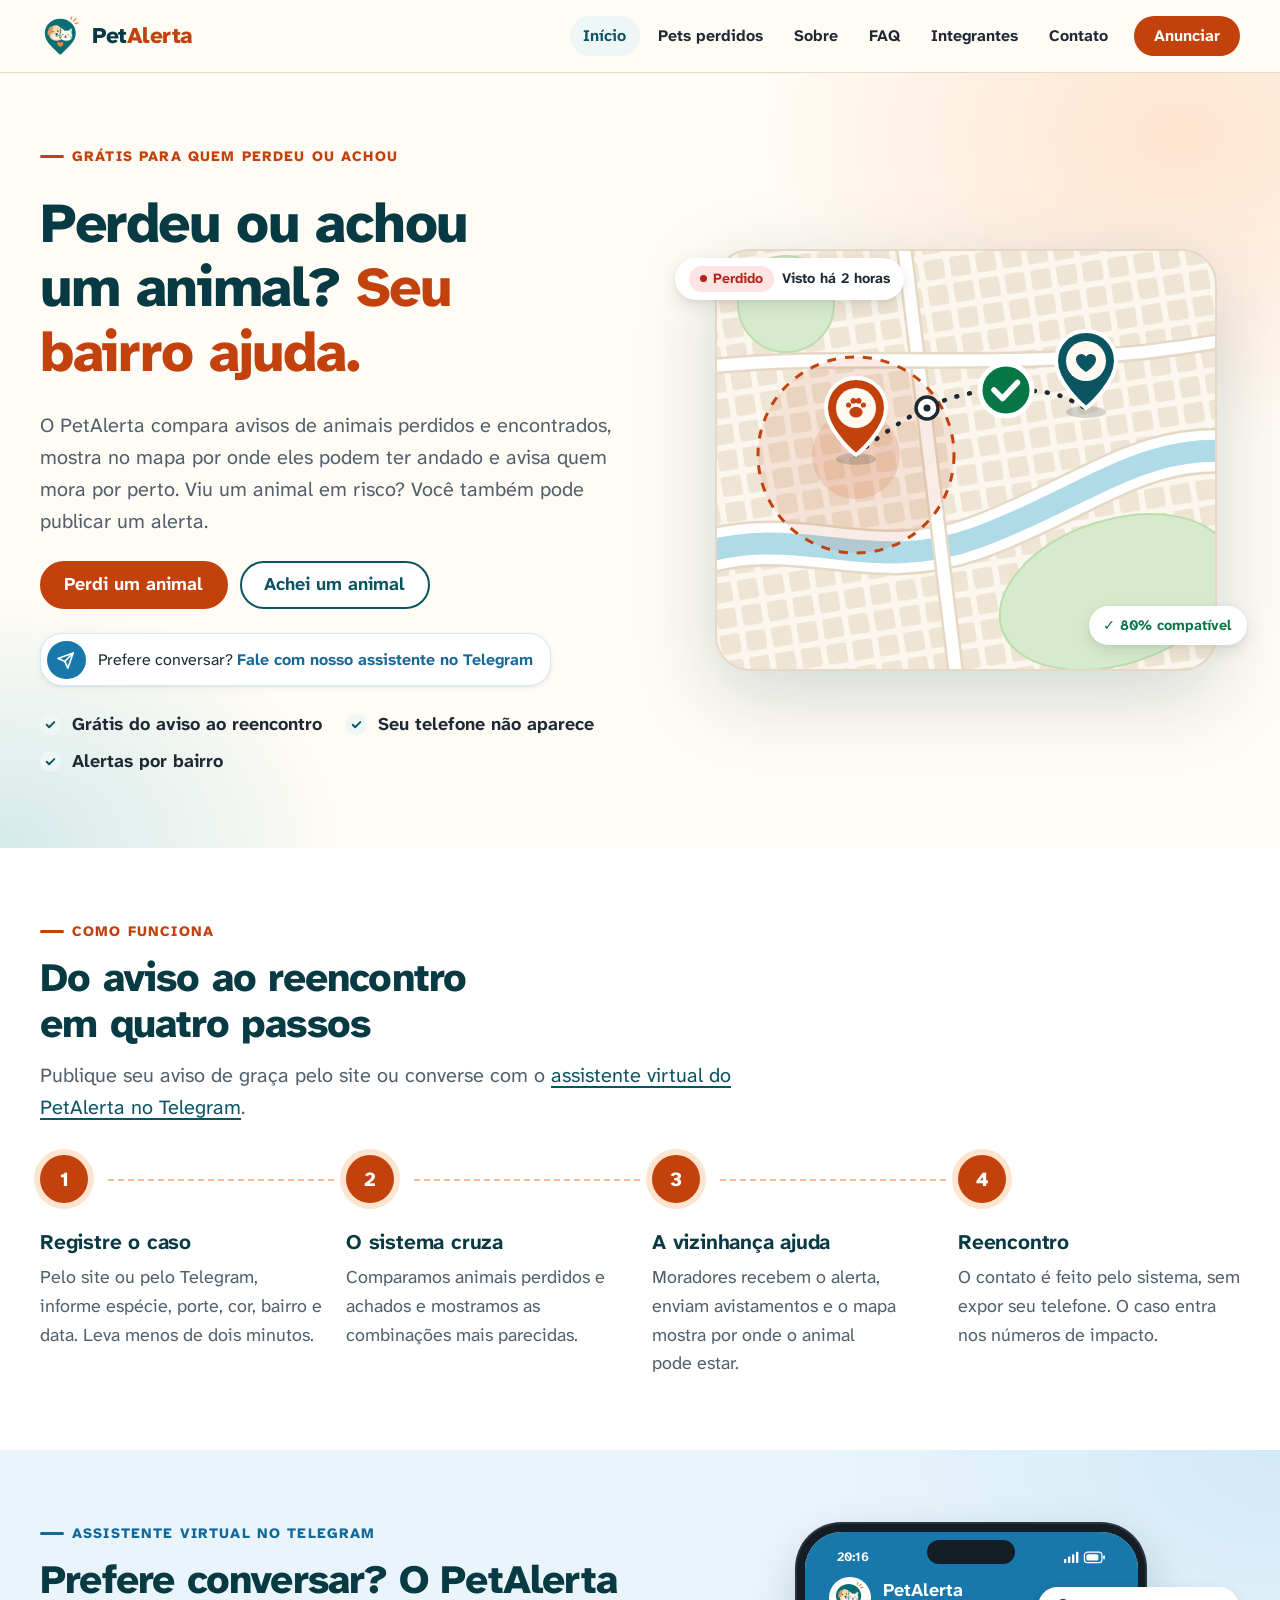
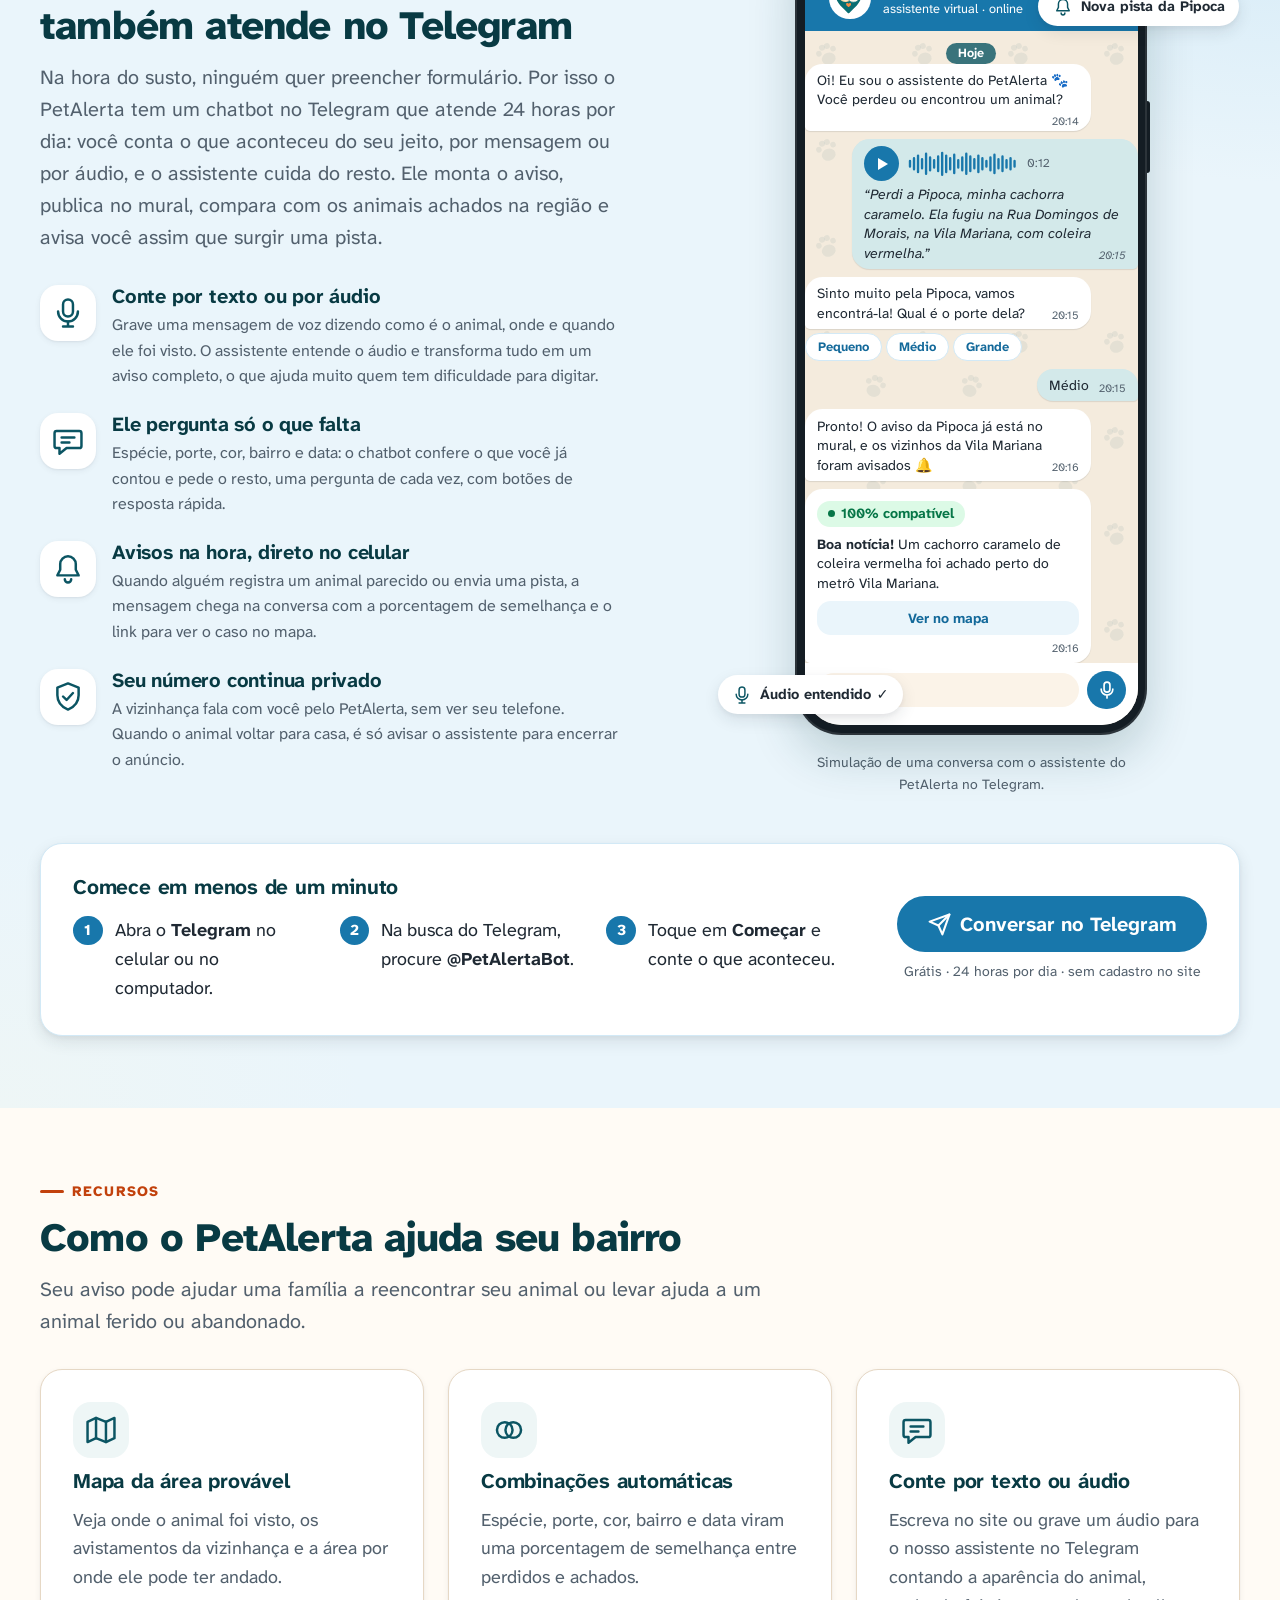
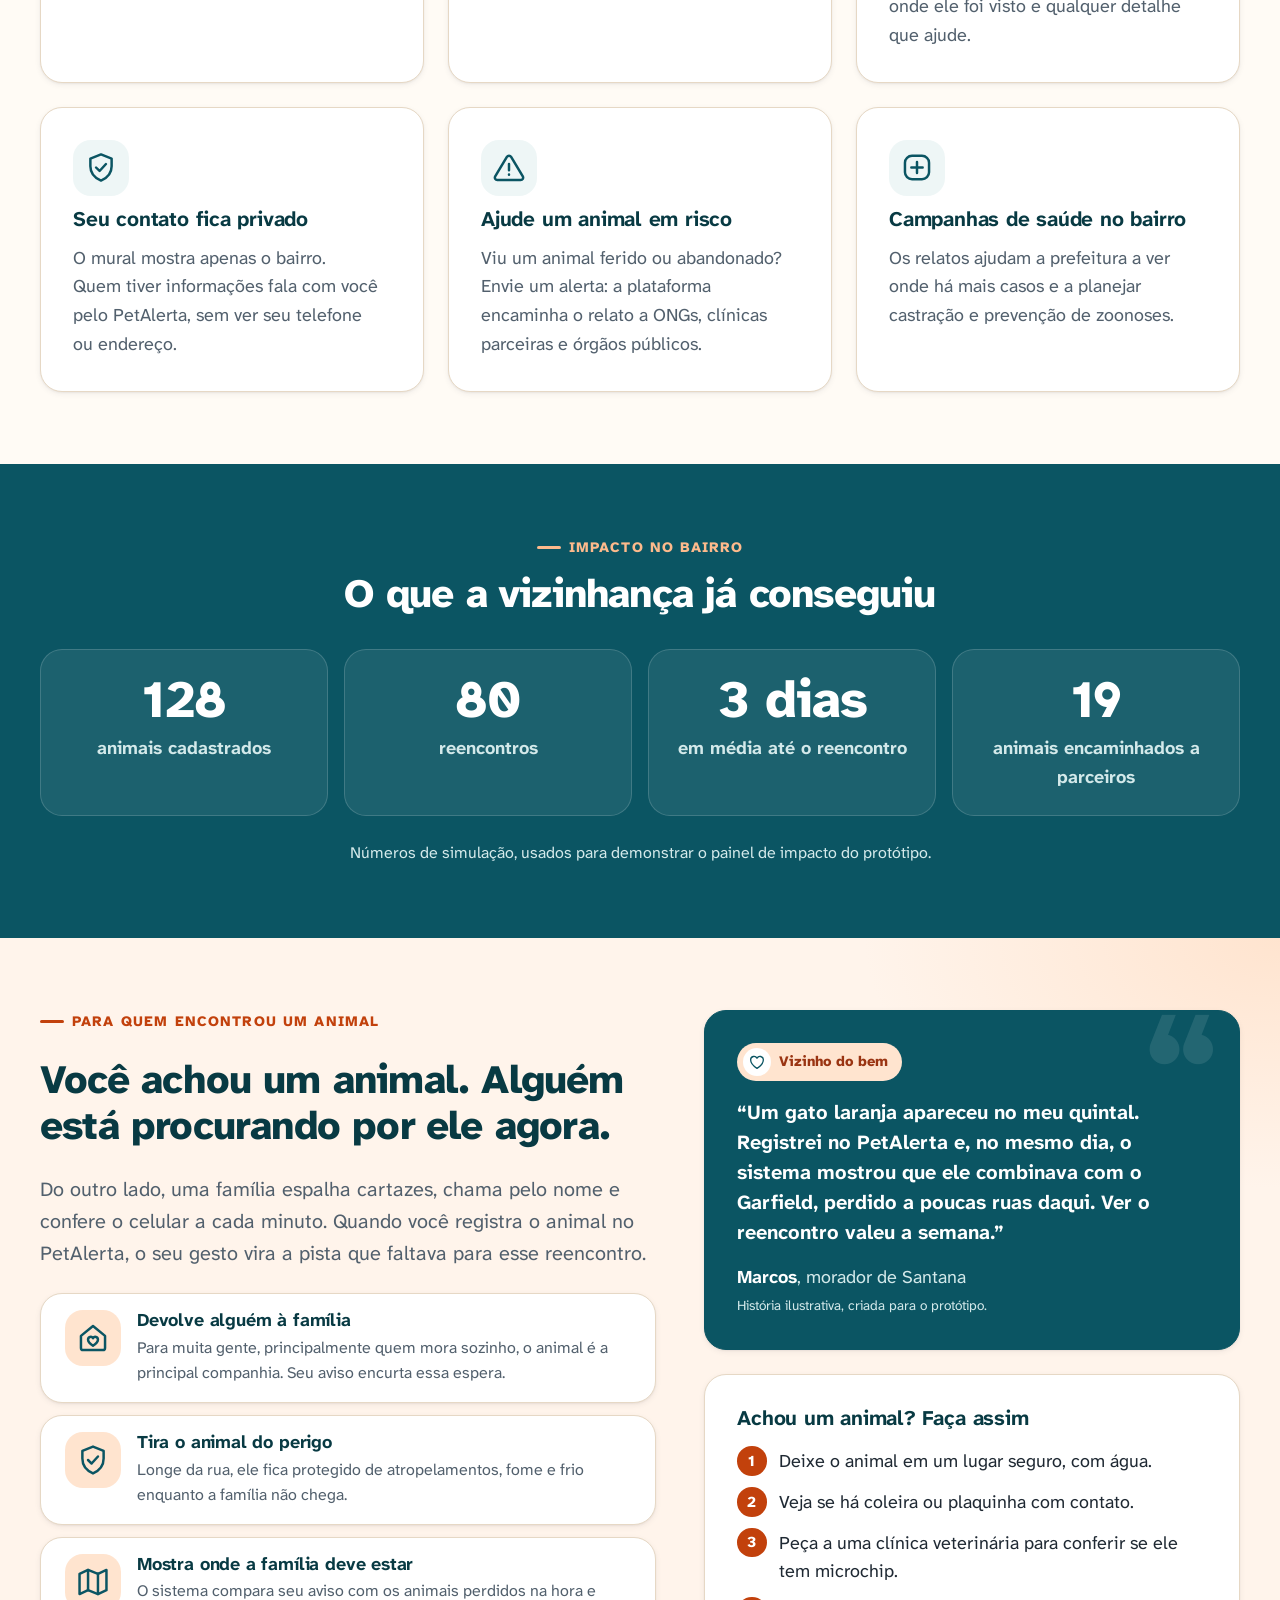
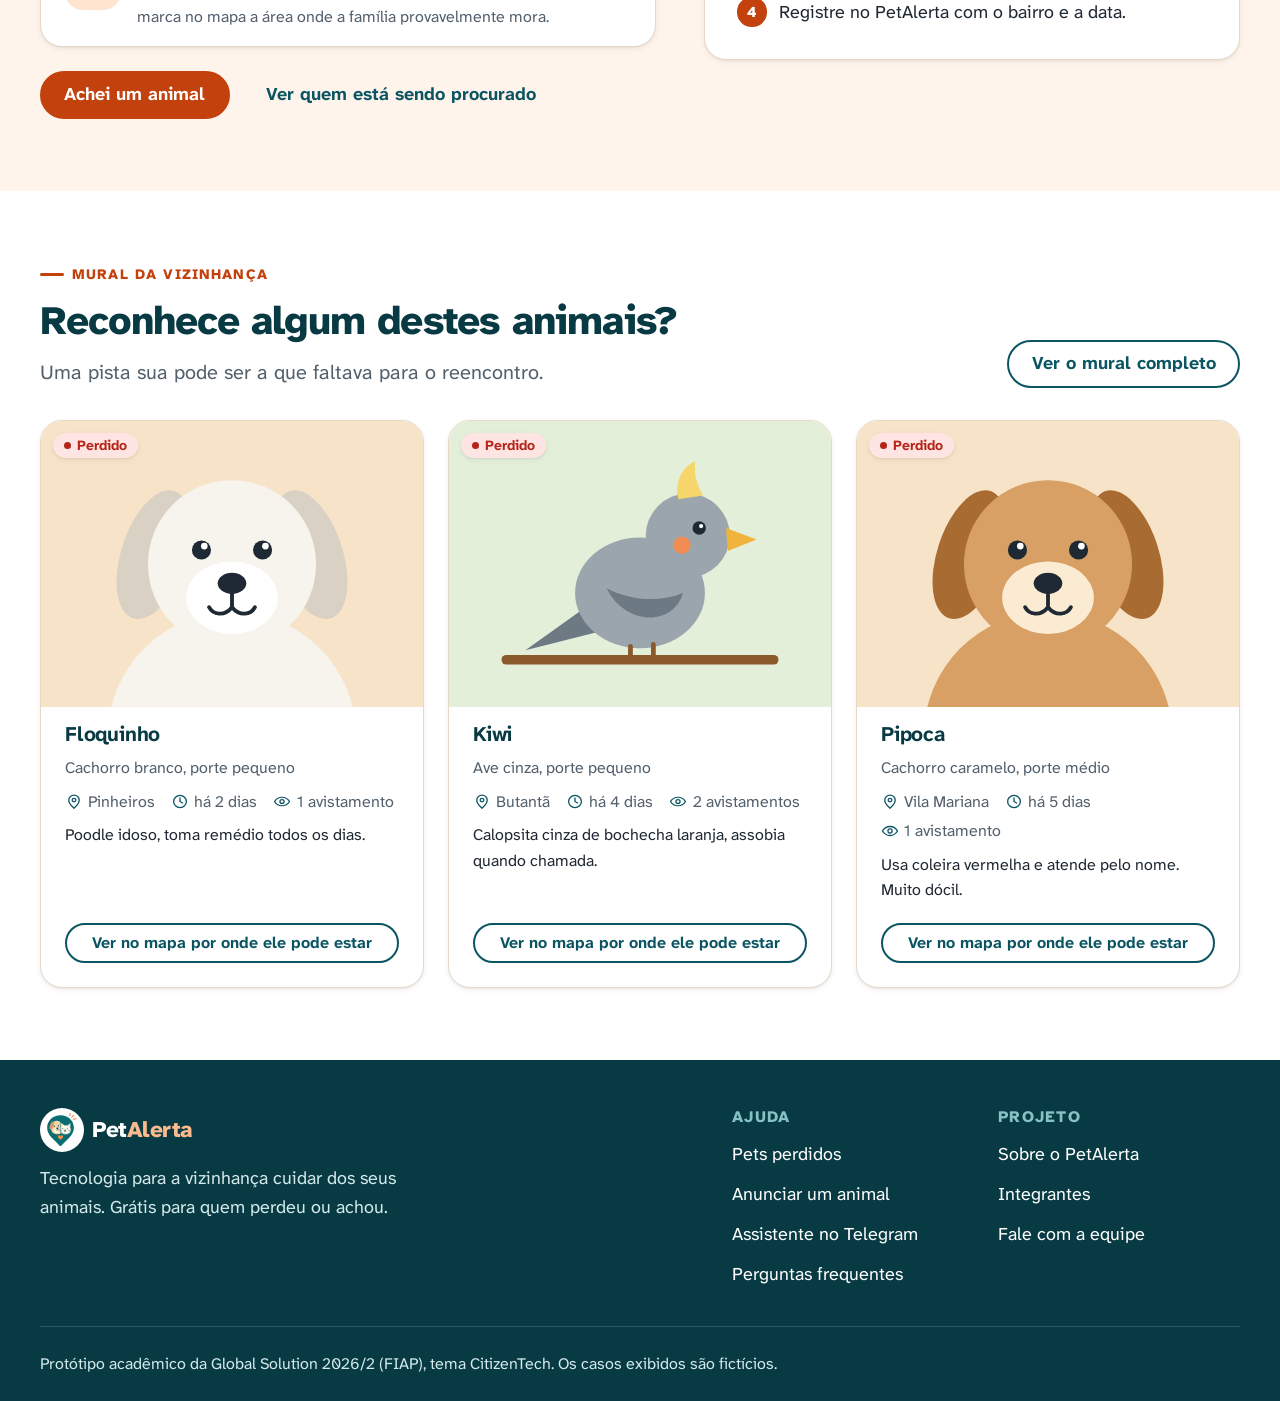
<file: index.html>
<!DOCTYPE html>
<html lang="pt-BR">

<head>
    <meta charset="UTF-8">
    <meta name="viewport" content="width=device-width, initial-scale=1">
    <meta name="description"
        content="PetAlerta reúne animais perdidos, achados e em risco por bairro, sugere combinações, mostra no mapa por onde o animal pode ter andado e avisa a vizinhança. Também atende por um assistente no Telegram. Gratuito para o tutor.">
    <meta name="theme-color" content="#0B5563">
    <title>PetAlerta — Perdeu ou achou um animal? Avise seu bairro</title>
    <link rel="icon" href="assets/icons/PetAlerta.svg" type="image/svg+xml">
    <link rel="preconnect" href="https://fonts.googleapis.com">
    <link rel="preconnect" href="https://fonts.gstatic.com" crossorigin>
    <link rel="stylesheet"
        href="https://fonts.googleapis.com/css2?family=Atkinson+Hyperlegible+Next:wght@400..800&display=swap">
    <link rel="stylesheet" href="css/base.css">
    <link rel="stylesheet" href="css/componentes.css">
    <link rel="stylesheet" href="css/paginas.css">
    <script src="js/menu.js" defer></script>
    <script src="js/dados.js" defer></script>
    <script src="js/cards.js" defer></script>
    <script src="js/inicio.js" defer></script>
</head>

<body>
    <a class="pular-conteudo" href="#conteudo">Pular para o conteúdo</a>

    <script>
  window.watsonAssistantChatOptions = {
    integrationID: "226b3cbd-8dcc-454a-9fbf-f39f413c59d6", // The ID of this integration.
    region: "https://integrations.au-syd.assistant.watson.appdomain.cloud", // The region your integration is hosted in.
    serviceInstanceID: "21504a1d-1d0d-41ef-acf8-0aa65034d2c6", // The ID of your service instance.
    onLoad: async (instance) => { await instance.render(); }
  };
  setTimeout(function(){
    const t=document.createElement('script');
    t.src="https://web-chat.global.assistant.watson.appdomain.cloud/versions/" + (window.watsonAssistantChatOptions.clientVersion || 'latest') + "/WatsonAssistantChatEntry.js";
    document.head.appendChild(t);
  });
    </script>

    <header class="cabecalho">
        <div class="container cabecalho__interno">
            <a class="marca" href="index.html">
                <img class="marca__icone" src="assets/icons/PetAlerta.svg" alt="" width="44" height="44">
                <span class="marca__nome">Pet<span>Alerta</span></span>
            </a>

            <button class="botao-menu" type="button" aria-label="Menu" aria-expanded="false"
                aria-controls="menu-principal">
                <span class="botao-menu__barra"></span>
                <span class="botao-menu__barra"></span>
                <span class="botao-menu__barra"></span>
            </button>

            <nav class="menu" id="menu-principal" aria-label="Menu principal">
                <ul class="menu__lista">
                    <li><a class="menu__link" href="index.html" aria-current="page">Início</a></li>
                    <li><a class="menu__link" href="pets.html">Pets perdidos</a></li>
                    <li><a class="menu__link" href="sobre.html">Sobre</a></li>
                    <li><a class="menu__link" href="faq.html">FAQ</a></li>
                    <li><a class="menu__link" href="integrantes.html">Integrantes</a></li>
                    <li><a class="menu__link" href="contato.html">Contato</a></li>
                    <li><a class="menu__link menu__link--destaque" href="anunciar.html">Anunciar</a></li>
                </ul>
            </nav>
        </div>
    </header>

    <main id="conteudo">
        <!-- Abertura -->
        <section class="hero" aria-labelledby="titulo-hero">
            <div class="container hero__grade">
                <div class="hero__texto">
                    <p class="sobretitulo">Grátis para quem perdeu ou achou</p>
                    <h1 id="titulo-hero">Perdeu ou achou um animal? <span class="hero__destaque">Seu bairro
                            ajuda.</span></h1>
                    <p class="texto-apoio">O PetAlerta compara avisos de animais perdidos e encontrados, mostra no mapa
                        por onde eles podem ter andado e avisa quem mora por perto. Viu um animal em risco? Você também
                        pode publicar um alerta.</p>
                    <div class="hero__acoes">
                        <a class="botao" href="anunciar.html?tipo=perdido">Perdi um animal</a>
                        <a class="botao botao--secundario" href="anunciar.html?tipo=achado">Achei um animal</a>
                    </div>
                    <a class="atalho-telegram" href="#telegram">
                        <span class="atalho-telegram__icone">
                            <svg viewBox="0 0 48 48" fill="none" stroke="currentColor" stroke-width="4"
                                stroke-linecap="round" stroke-linejoin="round" aria-hidden="true" focusable="false">
                                <path d="M43 5 29.5 43l-7.5-17L5 18.5z" />
                                <path d="M43 5 22 26" />
                            </svg>
                        </span>
                        <span>Prefere conversar? <strong>Fale com nosso assistente no Telegram</strong></span>
                    </a>
                    <ul class="lista-check hero__garantias">
                        <li>Grátis do aviso ao reencontro</li>
                        <li>Seu telefone não aparece</li>
                        <li>Alertas por bairro</li>
                    </ul>
                </div>

                <div class="hero__ilustracao">
                    <img src="assets/images/hero.svg"
                        alt="Mapa de um bairro: um animal perdido e um animal achado ligados por um caminho tracejado"
                        width="520" height="440">
                    <p class="balao hero__balao--visto" aria-hidden="true"><span class="selo"
                            data-situacao="perdido">Perdido</span> Visto há 2 horas</p>
                    <p class="balao hero__balao--combina" aria-hidden="true">✓ 80% compatível</p>
                </div>
            </div>
        </section>

        <!-- Como funciona -->
        <section class="secao secao--clara" aria-labelledby="titulo-como-funciona">
            <div class="container">
                <header class="cabecalho-secao">
                    <p class="sobretitulo">Como funciona</p>
                    <h2 id="titulo-como-funciona">Do aviso ao reencontro em quatro passos</h2>
                    <p class="texto-apoio">Publique seu aviso de graça pelo site ou converse com o <a
                            href="#telegram">assistente virtual do PetAlerta no Telegram</a>.</p>
                </header>

                <ol class="passos">
                    <li class="passo">
                        <h3>Registre o caso</h3>
                        <p>Pelo site ou pelo Telegram, informe espécie, porte, cor, bairro e data. Leva menos de dois
                            minutos.</p>
                    </li>
                    <li class="passo">
                        <h3>O sistema cruza</h3>
                        <p>Comparamos animais perdidos e achados e mostramos as combinações mais parecidas.</p>
                    </li>
                    <li class="passo">
                        <h3>A vizinhança ajuda</h3>
                        <p>Moradores recebem o alerta, enviam avistamentos e o mapa mostra por onde o animal pode estar.
                        </p>
                    </li>
                    <li class="passo">
                        <h3>Reencontro</h3>
                        <p>O contato é feito pelo sistema, sem expor seu telefone. O caso entra nos números de impacto.
                        </p>
                    </li>
                </ol>
            </div>
        </section>

        <!-- Assistente no Telegram -->
        <section class="secao telegram" id="telegram" aria-labelledby="titulo-telegram">
            <div class="container">
                <div class="telegram__grade">
                    <header class="cabecalho-secao">
                        <p class="sobretitulo">Assistente virtual no Telegram</p>
                        <h2 id="titulo-telegram">Prefere conversar? O PetAlerta também atende no Telegram</h2>
                        <p class="texto-apoio">Na hora do susto, ninguém quer preencher formulário. Por isso o PetAlerta
                            tem um chatbot no Telegram que atende 24 horas por dia: você conta o que aconteceu do seu
                            jeito, por mensagem ou por áudio, e o assistente cuida do resto. Ele monta o aviso, publica
                            no mural, compara com os animais achados na região e avisa você assim que surgir uma pista.
                        </p>
                    </header>

                    <figure class="telegram__demo">
                        <div class="celular">
                            <p class="balao telegram__balao telegram__balao--pista" aria-hidden="true"><img
                                    src="assets/icons/sino.svg" alt="" width="20" height="20">Nova pista da Pipoca</p>
                            <p class="balao telegram__balao telegram__balao--audio" aria-hidden="true"><img
                                    src="assets/icons/microfone.svg" alt="" width="20" height="20">Áudio entendido ✓</p>

                            <div class="chat">
                                <div class="chat__topo">
                                    <p class="chat__status" aria-hidden="true">
                                        <span>20:16</span>
                                        <svg viewBox="0 0 52 16" fill="currentColor" focusable="false">
                                            <rect x="0" y="10" width="3" height="5" rx="1" />
                                            <rect x="5" y="7" width="3" height="8" rx="1" />
                                            <rect x="10" y="4" width="3" height="11" rx="1" />
                                            <rect x="15" y="1" width="3" height="14" rx="1" />
                                            <rect x="25.5" y="1.5" width="22" height="13" rx="4" fill="none"
                                                stroke="currentColor" stroke-width="1.6" />
                                            <rect x="28" y="4" width="15" height="8" rx="2" />
                                            <rect x="49" y="5.5" width="2.2" height="5" rx="1" />
                                        </svg>
                                    </p>
                                    <div class="chat__contato">
                                        <img class="chat__avatar" src="assets/icons/PetAlerta.svg" alt="" width="42"
                                            height="42">
                                        <p><strong>PetAlerta</strong> <small>assistente virtual · online</small></p>
                                    </div>
                                </div>

                                <p class="chat__dia">Hoje</p>

                                <ol class="chat__mensagens" aria-label="Exemplo de conversa">
                                    <li class="chat__mensagem chat__mensagem--bot">
                                        <p class="chat__balao"><span class="visualmente-oculto">Assistente: </span>Oi!
                                            Eu sou o assistente do PetAlerta 🐾 Você perdeu ou encontrou um animal?
                                            <time class="chat__hora">20:14</time>
                                        </p>
                                    </li>
                                    <li class="chat__mensagem chat__mensagem--voce">
                                        <div class="chat__balao">
                                            <p class="visualmente-oculto">Você enviou um áudio:</p>
                                            <div class="chat__audio" aria-hidden="true">
                                                <span class="chat__play"></span>
                                                <svg class="chat__onda" viewBox="0 0 120 28" fill="none"
                                                    stroke="currentColor" stroke-width="2.6" stroke-linecap="round"
                                                    focusable="false">
                                                    <path
                                                        d="M2 11v6M6.4 8v12M10.8 5v18M15.2 9v10M19.6 3v22M24 7v14M28.4 10v8M32.8 6v16M37.2 2v24M41.6 5v18M46 8v12M50.4 4v20M54.8 10v8M59.2 7v14M63.6 3v22M68 6v16M72.4 9v10M76.8 5v18M81.2 8v12M85.6 11v6M90 7v14M94.4 4v20M98.8 9v10M103.2 6v16M107.6 10v8M112 8v12M116.4 11v6" />
                                                </svg>
                                                <span class="chat__duracao">0:12</span>
                                            </div>
                                            <p class="chat__transcricao">“Perdi a Pipoca, minha cachorra caramelo. Ela
                                                fugiu na Rua Domingos de Morais, na Vila Mariana, com coleira
                                                vermelha.” <time class="chat__hora">20:15</time></p>
                                        </div>
                                    </li>
                                    <li class="chat__mensagem chat__mensagem--bot">
                                        <p class="chat__balao"><span class="visualmente-oculto">Assistente:
                                            </span>Sinto muito pela Pipoca, vamos encontrá-la! Qual é o porte dela?
                                            <time class="chat__hora">20:15</time>
                                        </p>
                                        <ul class="chat__respostas" aria-label="Respostas rápidas">
                                            <li>Pequeno</li>
                                            <li>Médio</li>
                                            <li>Grande</li>
                                        </ul>
                                    </li>
                                    <li class="chat__mensagem chat__mensagem--voce">
                                        <p class="chat__balao"><span class="visualmente-oculto">Você: </span>Médio
                                            <time class="chat__hora">20:15</time>
                                        </p>
                                    </li>
                                    <li class="chat__mensagem chat__mensagem--bot">
                                        <p class="chat__balao"><span class="visualmente-oculto">Assistente:
                                            </span>Pronto! O aviso da Pipoca já está no mural, e os vizinhos da Vila
                                            Mariana foram avisados 🔔 <time class="chat__hora">20:16</time></p>
                                    </li>
                                    <li class="chat__mensagem chat__mensagem--bot">
                                        <div class="chat__balao chat__balao--combinacao">
                                            <p class="visualmente-oculto">Assistente:</p>
                                            <p class="selo" data-situacao="reencontrado">100% compatível</p>
                                            <p><strong>Boa notícia!</strong> Um cachorro caramelo de coleira vermelha
                                                foi achado perto do metrô Vila Mariana.</p>
                                            <a class="chat__link" href="pets.html?caso=1#mapa">Ver no mapa</a>
                                            <time class="chat__hora">20:16</time>
                                        </div>
                                    </li>
                                </ol>

                                <div class="chat__entrada" aria-hidden="true">
                                    <span class="chat__campo">Mensagem</span>
                                    <span class="chat__microfone">
                                        <svg viewBox="0 0 48 48" fill="none" stroke="currentColor" stroke-width="4"
                                            stroke-linecap="round" stroke-linejoin="round" focusable="false">
                                            <rect x="17" y="5" width="14" height="24" rx="7" />
                                            <path d="M10 22a14 14 0 0 0 28 0M24 36v7" />
                                        </svg>
                                    </span>
                                </div>
                            </div>
                        </div>
                        <figcaption class="telegram__legenda">Simulação de uma conversa com o assistente do PetAlerta
                            no Telegram.</figcaption>
                    </figure>

                    <ul class="telegram__recursos">
                        <li class="icone-texto">
                            <span class="icone-bolha icone-bolha--clara"><img src="assets/icons/microfone.svg" alt=""
                                    width="34" height="34"></span>
                            <div>
                                <h3>Conte por texto ou por áudio</h3>
                                <p>Grave uma mensagem de voz dizendo como é o animal, onde e quando ele foi visto. O
                                    assistente entende o áudio e transforma tudo em um aviso completo, o que ajuda muito
                                    quem tem dificuldade para digitar.</p>
                            </div>
                        </li>
                        <li class="icone-texto">
                            <span class="icone-bolha icone-bolha--clara"><img src="assets/icons/chat.svg" alt=""
                                    width="34" height="34"></span>
                            <div>
                                <h3>Ele pergunta só o que falta</h3>
                                <p>Espécie, porte, cor, bairro e data: o chatbot confere o que você já contou e pede o
                                    resto, uma pergunta de cada vez, com botões de resposta rápida.</p>
                            </div>
                        </li>
                        <li class="icone-texto">
                            <span class="icone-bolha icone-bolha--clara"><img src="assets/icons/sino.svg" alt=""
                                    width="34" height="34"></span>
                            <div>
                                <h3>Avisos na hora, direto no celular</h3>
                                <p>Quando alguém registra um animal parecido ou envia uma pista, a mensagem chega na
                                    conversa com a porcentagem de semelhança e o link para ver o caso no mapa.</p>
                            </div>
                        </li>
                        <li class="icone-texto">
                            <span class="icone-bolha icone-bolha--clara"><img src="assets/icons/escudo.svg" alt=""
                                    width="34" height="34"></span>
                            <div>
                                <h3>Seu número continua privado</h3>
                                <p>A vizinhança fala com você pelo PetAlerta, sem ver seu telefone. Quando o animal
                                    voltar para casa, é só avisar o assistente para encerrar o anúncio.</p>
                            </div>
                        </li>
                    </ul>
                </div>

                <div class="cartao telegram__comecar">
                    <div>
                        <h3>Comece em menos de um minuto</h3>
                        <ol class="lista-numerada telegram__passos">
                            <li>Abra o <strong>Telegram</strong> no celular ou no computador.</li>
                            <li>Na busca do Telegram, procure <strong>@PetAlertaBot</strong>.</li>
                            <li>Toque em <strong>Começar</strong> e conte o que aconteceu.</li>
                        </ol>
                    </div>
                    <div class="telegram__cta">
                        <a class="botao botao--telegram botao--grande" href="https://t.me/GSFaroBot"
                            target="_blank" rel="noopener">
                            <svg viewBox="0 0 48 48" fill="none" stroke="currentColor" stroke-width="4"
                                stroke-linecap="round" stroke-linejoin="round" aria-hidden="true" focusable="false">
                                <path d="M43 5 29.5 43l-7.5-17L5 18.5z" />
                                <path d="M43 5 22 26" />
                            </svg>
                            Conversar no Telegram
                            <span class="visualmente-oculto">(abre em uma nova aba)</span>
                        </a>
                        <p class="telegram__nota">Grátis · 24 horas por dia · sem cadastro no site</p>
                    </div>
                </div>
            </div>
        </section>

        <!-- Recursos -->
        <section class="secao" aria-labelledby="titulo-recursos">
            <div class="container">
                <header class="cabecalho-secao">
                    <p class="sobretitulo">Recursos</p>
                    <h2 id="titulo-recursos">Como o PetAlerta ajuda seu bairro</h2>
                    <p class="texto-apoio">Seu aviso pode ajudar uma família a reencontrar seu animal ou levar ajuda a
                        um animal ferido ou abandonado.</p>
                </header>

                <ul class="grade grade--3">
                    <li class="cartao recurso">
                        <span class="icone-bolha"><img src="assets/icons/mapa.svg" alt="" width="34" height="34"></span>
                        <h3>Mapa da área provável</h3>
                        <p>Veja onde o animal foi visto, os avistamentos da vizinhança e a área por onde ele pode ter
                            andado.</p>
                    </li>
                    <li class="cartao recurso">
                        <span class="icone-bolha"><img src="assets/icons/combinacao.svg" alt="" width="34"
                                height="34"></span>
                        <h3>Combinações automáticas</h3>
                        <p>Espécie, porte, cor, bairro e data viram uma porcentagem de semelhança entre perdidos e
                            achados.</p>
                    </li>
                    <li class="cartao recurso">
                        <span class="icone-bolha"><img src="assets/icons/chat.svg" alt="" width="34" height="34"></span>
                        <h3>Conte por texto ou áudio</h3>
                        <p>Escreva no site ou grave um áudio para o nosso assistente no Telegram contando a aparência do
                            animal, onde ele foi visto e qualquer detalhe que ajude.</p>
                    </li>
                    <li class="cartao recurso">
                        <span class="icone-bolha"><img src="assets/icons/escudo.svg" alt="" width="34"
                                height="34"></span>
                        <h3>Seu contato fica privado</h3>
                        <p>O mural mostra apenas o bairro. Quem tiver informações fala com você pelo PetAlerta, sem ver
                            seu telefone ou endereço.</p>
                    </li>
                    <li class="cartao recurso">
                        <span class="icone-bolha"><img src="assets/icons/alerta.svg" alt="" width="34"
                                height="34"></span>
                        <h3>Ajude um animal em risco</h3>
                        <p>Viu um animal ferido ou abandonado? Envie um alerta: a plataforma encaminha o relato a ONGs,
                            clínicas parceiras e órgãos públicos.</p>
                    </li>
                    <li class="cartao recurso">
                        <span class="icone-bolha"><img src="assets/icons/saude.svg" alt="" width="34"
                                height="34"></span>
                        <h3>Campanhas de saúde no bairro</h3>
                        <p>Os relatos ajudam a prefeitura a ver onde há mais casos e a planejar castração e prevenção de
                            zoonoses.</p>
                    </li>
                </ul>
            </div>
        </section>

        <!-- Impacto -->
        <section class="secao secao--marca" aria-labelledby="titulo-impacto">
            <div class="container">
                <header class="cabecalho-secao cabecalho-secao--centro">
                    <p class="sobretitulo">Impacto no bairro</p>
                    <h2 id="titulo-impacto">O que a vizinhança já conseguiu</h2>
                </header>

                <dl class="numeros">
                    <div class="numero">
                        <dt>animais cadastrados</dt>
                        <dd>128</dd>
                    </div>
                    <div class="numero">
                        <dt>reencontros</dt>
                        <dd>80</dd>
                    </div>
                    <div class="numero">
                        <dt>em média até o reencontro</dt>
                        <dd>3 dias</dd>
                    </div>
                    <div class="numero">
                        <dt>animais encaminhados a parceiros</dt>
                        <dd>19</dd>
                    </div>
                </dl>
                <p class="nota">Números de simulação, usados para demonstrar o painel de impacto do protótipo.</p>
            </div>
        </section>

        <!-- Quem acha também salva -->
        <section class="secao quem-acha" id="quem-acha" aria-labelledby="titulo-quem-acha">
            <div class="container quem-acha__grade">
                <div class="quem-acha__texto">
                    <p class="sobretitulo">Para quem encontrou um animal</p>
                    <h2 id="titulo-quem-acha">Você achou um animal. Alguém está procurando por ele agora.</h2>
                    <p class="texto-apoio">Do outro lado, uma família espalha cartazes, chama pelo nome e confere o
                        celular a cada minuto. Quando você registra o animal no PetAlerta, o seu gesto vira a pista que
                        faltava para esse reencontro.</p>

                    <ul class="quem-acha__impactos">
                        <li class="cartao icone-texto impacto">
                            <span class="icone-bolha icone-bolha--acao"><img src="assets/icons/casa.svg" alt=""
                                    width="34" height="34"></span>
                            <div>
                                <h3>Devolve alguém à família</h3>
                                <p>Para muita gente, principalmente quem mora sozinho, o animal é a principal companhia.
                                    Seu aviso encurta essa espera.</p>
                            </div>
                        </li>
                        <li class="cartao icone-texto impacto">
                            <span class="icone-bolha icone-bolha--acao"><img src="assets/icons/escudo.svg" alt=""
                                    width="34" height="34"></span>
                            <div>
                                <h3>Tira o animal do perigo</h3>
                                <p>Longe da rua, ele fica protegido de atropelamentos, fome e frio enquanto a família
                                    não chega.</p>
                            </div>
                        </li>
                        <li class="cartao icone-texto impacto">
                            <span class="icone-bolha icone-bolha--acao"><img src="assets/icons/mapa.svg" alt=""
                                    width="34" height="34"></span>
                            <div>
                                <h3>Mostra onde a família deve estar</h3>
                                <p>O sistema compara seu aviso com os animais perdidos na hora e marca no mapa a área
                                    onde a família provavelmente mora.</p>
                            </div>
                        </li>
                    </ul>

                    <div class="quem-acha__acoes">
                        <a class="botao" href="anunciar.html?tipo=achado">Achei um animal</a>
                        <a class="botao botao--fantasma" href="pets.html?situacao=perdido">Ver quem está sendo
                            procurado</a>
                    </div>
                </div>

                <div class="quem-acha__lado">
                    <figure class="cartao depoimento">
                        <p class="selo-vizinho"><img src="assets/icons/achei.svg" alt="" width="28" height="28">Vizinho
                            do bem</p>
                        <blockquote>
                            <p>“Um gato laranja apareceu no meu quintal. Registrei no PetAlerta e, no mesmo dia, o
                                sistema mostrou que ele combinava com o Garfield, perdido a poucas ruas daqui. Ver o
                                reencontro valeu a semana.”</p>
                        </blockquote>
                        <figcaption><strong>Marcos</strong>, morador de Santana <small>História ilustrativa, criada para
                                o protótipo.</small></figcaption>
                    </figure>

                    <article class="cartao quem-acha__passos">
                        <h3>Achou um animal? Faça assim</h3>
                        <ol class="lista-numerada">
                            <li>Deixe o animal em um lugar seguro, com água.</li>
                            <li>Veja se há coleira ou plaquinha com contato.</li>
                            <li>Peça a uma clínica veterinária para conferir se ele tem microchip.</li>
                            <li>Registre no PetAlerta com o bairro e a data.</li>
                        </ol>
                    </article>
                </div>
            </div>
        </section>

        <!-- Procurados agora -->
        <section class="secao secao--clara" aria-labelledby="titulo-procurados">
            <div class="container">
                <div class="procurados__topo">
                    <header class="cabecalho-secao">
                        <p class="sobretitulo">Mural da vizinhança</p>
                        <h2 id="titulo-procurados">Reconhece algum destes animais?</h2>
                        <p class="texto-apoio">Uma pista sua pode ser a que faltava para o reencontro.</p>
                    </header>
                    <a class="botao botao--secundario" href="pets.html">Ver o mural completo</a>
                </div>

                <ul class="grade grade--3" id="procurados"></ul>
            </div>
        </section>
    </main>

    <footer class="rodape">
        <div class="container rodape__grade">
            <div class="rodape__marca">
                <a class="marca marca--clara" href="index.html">
                    <img class="marca__icone" src="assets/icons/PetAlerta.svg" alt="" width="44" height="44">
                    <span class="marca__nome">Pet<span>Alerta</span></span>
                </a>
                <p>Tecnologia para a vizinhança cuidar dos seus animais. Grátis para quem perdeu ou achou.</p>
            </div>
            <nav class="rodape__navegacao" aria-label="Links do rodapé">
                <div>
                    <h2 class="rodape__titulo">Ajuda</h2>
                    <ul class="rodape__links">
                        <li><a href="pets.html">Pets perdidos</a></li>
                        <li><a href="anunciar.html">Anunciar um animal</a></li>
                        <li><a href="index.html#telegram">Assistente no Telegram</a></li>
                        <li><a href="faq.html">Perguntas frequentes</a></li>
                    </ul>
                </div>
                <div>
                    <h2 class="rodape__titulo">Projeto</h2>
                    <ul class="rodape__links">
                        <li><a href="sobre.html">Sobre o PetAlerta</a></li>
                        <li><a href="integrantes.html">Integrantes</a></li>
                        <li><a href="contato.html">Fale com a equipe</a></li>
                    </ul>
                </div>
            </nav>
        </div>
        <div class="container rodape__base">
            <p>Protótipo acadêmico da Global Solution 2026/2 (FIAP), tema CitizenTech. Os casos exibidos são fictícios.
            </p>
        </div>
    </footer>
</body>

</html>
</file>
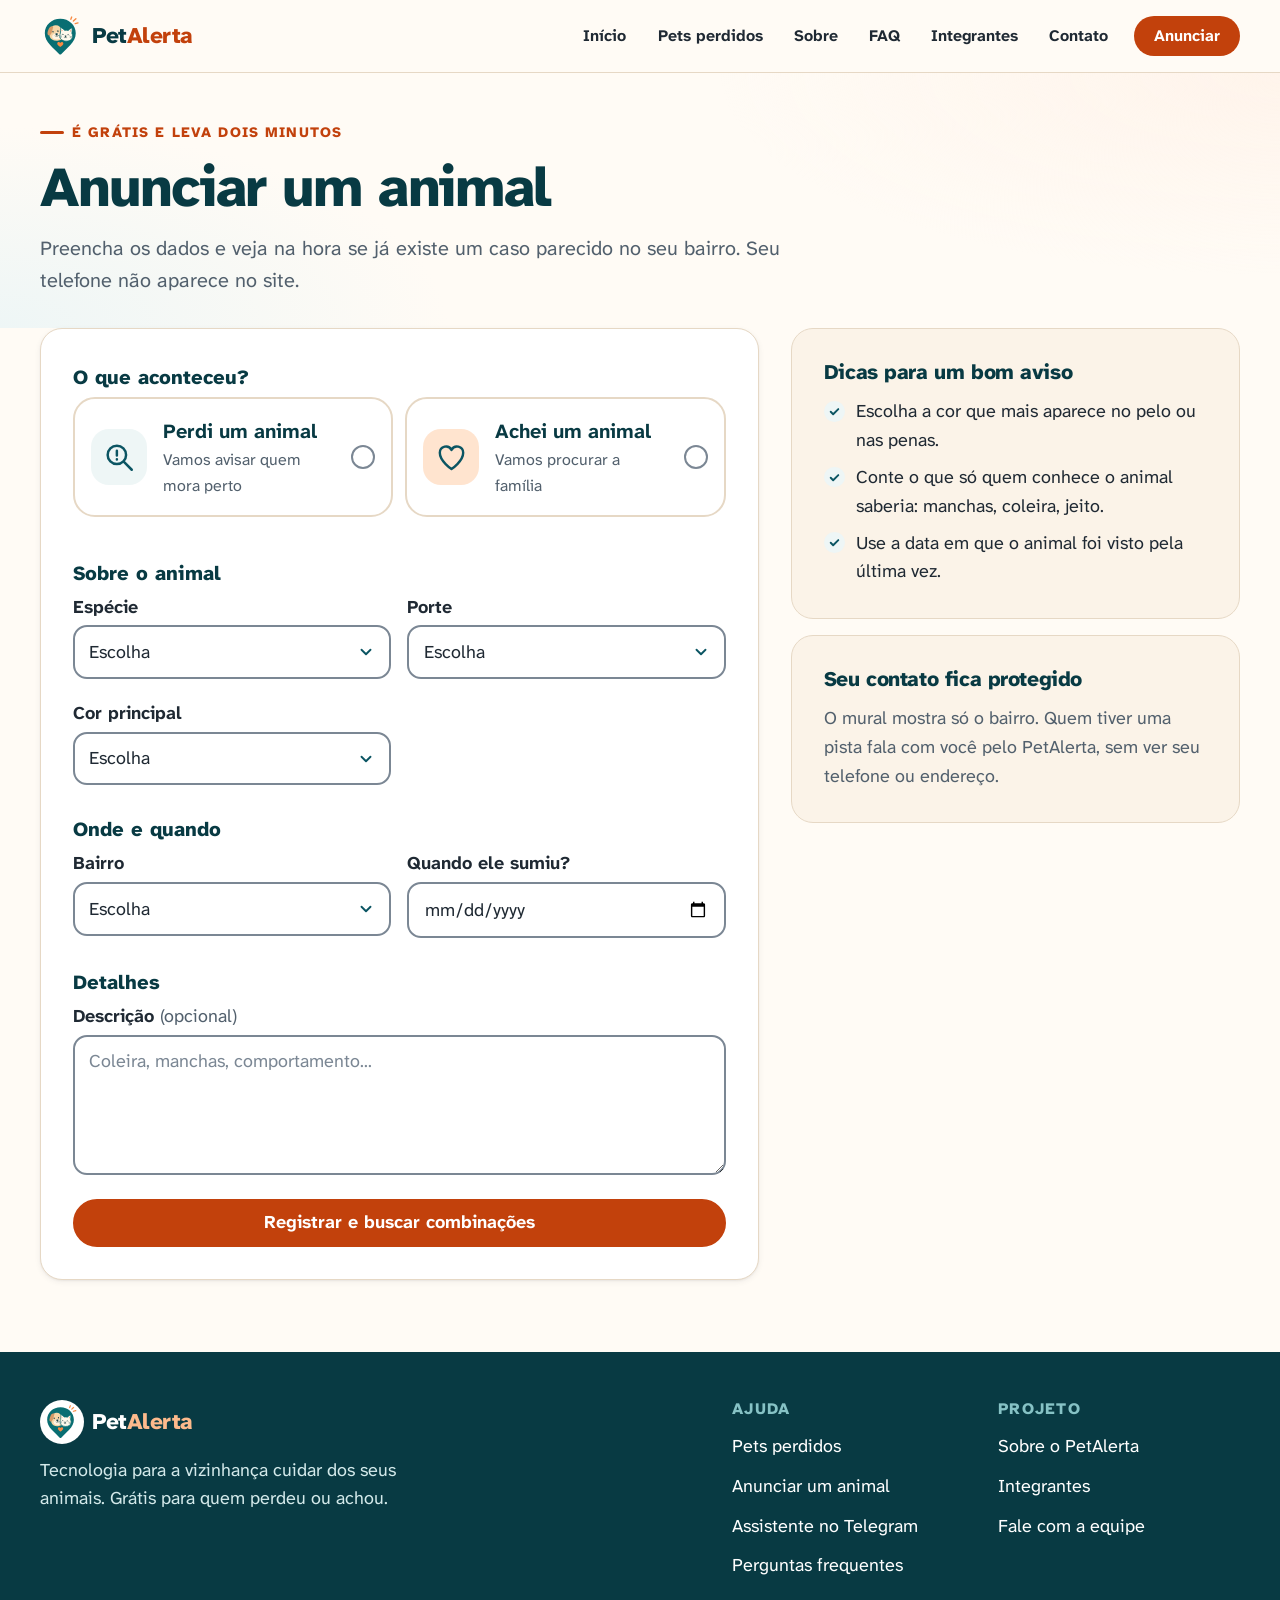
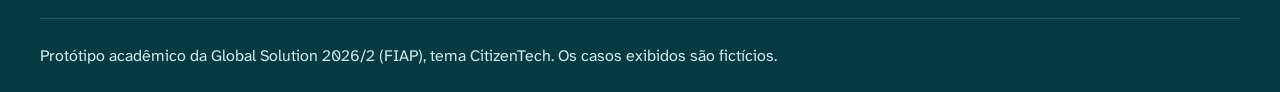
<file: anunciar.html>
<!DOCTYPE html>
<html lang="pt-BR">

<head>
    <meta charset="UTF-8">
    <meta name="viewport" content="width=device-width, initial-scale=1">
    <meta name="description"
        content="Registre um animal perdido ou achado e veja na hora as possíveis combinações do seu bairro.">
    <meta name="theme-color" content="#0B5563">
    <title>Anunciar um animal — PetAlerta</title>
    <link rel="icon" href="assets/icons/PetAlerta.svg" type="image/svg+xml">
    <link rel="preconnect" href="https://fonts.googleapis.com">
    <link rel="preconnect" href="https://fonts.gstatic.com" crossorigin>
    <link rel="stylesheet"
        href="https://fonts.googleapis.com/css2?family=Atkinson+Hyperlegible+Next:wght@400..800&display=swap">
    <link rel="stylesheet" href="css/base.css">
    <link rel="stylesheet" href="css/componentes.css">
    <link rel="stylesheet" href="css/paginas.css">
    <script src="js/menu.js" defer></script>
    <script src="js/dados.js" defer></script>
    <script src="js/cruzamento.js" defer></script>
    <script src="js/cards.js" defer></script>
    <script src="js/validacao.js" defer></script>
    <script src="js/anunciar.js" defer></script>
</head>

<body>
    <a class="pular-conteudo" href="#conteudo">Pular para o conteúdo</a>

     <script>
  window.watsonAssistantChatOptions = {
    integrationID: "226b3cbd-8dcc-454a-9fbf-f39f413c59d6", // The ID of this integration.
    region: "https://integrations.au-syd.assistant.watson.appdomain.cloud", // The region your integration is hosted in.
    serviceInstanceID: "21504a1d-1d0d-41ef-acf8-0aa65034d2c6", // The ID of your service instance.
    onLoad: async (instance) => { await instance.render(); }
  };
  setTimeout(function(){
    const t=document.createElement('script');
    t.src="https://web-chat.global.assistant.watson.appdomain.cloud/versions/" + (window.watsonAssistantChatOptions.clientVersion || 'latest') + "/WatsonAssistantChatEntry.js";
    document.head.appendChild(t);
  });
    </script>

    <header class="cabecalho">
        <div class="container cabecalho__interno">
            <a class="marca" href="index.html">
                <img class="marca__icone" src="assets/icons/PetAlerta.svg" alt="" width="44" height="44">
                <span class="marca__nome">Pet<span>Alerta</span></span>
            </a>

            <button class="botao-menu" type="button" aria-label="Menu" aria-expanded="false"
                aria-controls="menu-principal">
                <span class="botao-menu__barra"></span>
                <span class="botao-menu__barra"></span>
                <span class="botao-menu__barra"></span>
            </button>

            <nav class="menu" id="menu-principal" aria-label="Menu principal">
                <ul class="menu__lista">
                    <li><a class="menu__link" href="index.html">Início</a></li>
                    <li><a class="menu__link" href="pets.html">Pets perdidos</a></li>
                    <li><a class="menu__link" href="sobre.html">Sobre</a></li>
                    <li><a class="menu__link" href="faq.html">FAQ</a></li>
                    <li><a class="menu__link" href="integrantes.html">Integrantes</a></li>
                    <li><a class="menu__link" href="contato.html">Contato</a></li>
                    <li><a class="menu__link menu__link--destaque" href="anunciar.html" aria-current="page">Anunciar</a>
                    </li>
                </ul>
            </nav>
        </div>
    </header>

    <main id="conteudo">
        <section class="topo-pagina" aria-labelledby="titulo-pagina">
            <div class="container topo-pagina__conteudo">
                <p class="sobretitulo">É grátis e leva dois minutos</p>
                <h1 id="titulo-pagina">Anunciar um animal</h1>
                <p class="texto-apoio">Preencha os dados e veja na hora se já existe um caso parecido no seu bairro. Seu
                    telefone não aparece no site.</p>
            </div>
        </section>

        <section class="secao secao--sem-topo">
            <div class="container anunciar">
                <form class="cartao formulario" id="form-anuncio" novalidate>
                    <fieldset class="formulario__grupo">
                        <legend class="formulario__legenda">O que aconteceu?</legend>
                        <div class="escolha">
                            <div class="escolha__opcao">
                                <input class="escolha__radio" type="radio" name="tipo" id="tipo-perdido" value="perdido"
                                    required data-erro="Escolha se você perdeu ou achou um animal"
                                    aria-describedby="tipo-erro">
                                <label class="escolha__rotulo" for="tipo-perdido">
                                    <span class="icone-bolha"><img src="assets/icons/perdi.svg" alt="" width="34"
                                            height="34"></span>
                                    <span class="escolha__texto"><strong>Perdi um animal</strong><small>Vamos avisar
                                            quem mora perto</small></span>
                                </label>
                            </div>
                            <div class="escolha__opcao">
                                <input class="escolha__radio" type="radio" name="tipo" id="tipo-achado" value="achado"
                                    required data-erro="Escolha se você perdeu ou achou um animal"
                                    aria-describedby="tipo-erro">
                                <label class="escolha__rotulo" for="tipo-achado">
                                    <span class="icone-bolha icone-bolha--acao"><img src="assets/icons/achei.svg" alt=""
                                            width="34" height="34"></span>
                                    <span class="escolha__texto"><strong>Achei um animal</strong><small>Vamos procurar a
                                            família</small></span>
                                </label>
                            </div>
                        </div>
                        <p class="campo__erro" id="tipo-erro" aria-live="polite"></p>
                    </fieldset>

                    <!-- Só aparece para quem escolheu "Achei" -->
                    <aside class="icone-texto agradecimento" data-mostrar-se="achado" hidden>
                        <span class="icone-bolha icone-bolha--acao"><img src="assets/icons/achei.svg" alt="" width="34"
                                height="34"></span>
                        <div>
                            <h3>Obrigado por parar para ajudar!</h3>
                            <p>Quem perdeu este animal pode estar procurando por ele agora mesmo. Seu aviso pode ser a
                                pista que falta para esse reencontro.</p>
                        </div>
                    </aside>

                    <fieldset class="formulario__grupo">
                        <legend class="formulario__legenda">Sobre o animal</legend>

                        <div class="campo" data-mostrar-se="perdido" hidden>
                            <label class="campo__rotulo" for="anuncio-nome">Nome do animal <span
                                    class="campo__opcional">(opcional)</span></label>
                            <input class="campo__entrada" id="anuncio-nome" name="nome" type="text">
                        </div>

                        <div class="formulario__linha">
                            <div class="campo">
                                <label class="campo__rotulo" for="anuncio-especie">Espécie</label>
                                <select class="campo__entrada" id="anuncio-especie" name="especie" required
                                    data-erro="Escolha a espécie" aria-describedby="anuncio-especie-erro">
                                    <option value="">Escolha</option>
                                    <option value="cachorro">Cachorro</option>
                                    <option value="gato">Gato</option>
                                    <option value="ave">Ave</option>
                                </select>
                                <p class="campo__erro" id="anuncio-especie-erro" aria-live="polite"></p>
                            </div>
                            <div class="campo">
                                <label class="campo__rotulo" for="anuncio-porte">Porte</label>
                                <select class="campo__entrada" id="anuncio-porte" name="porte" required
                                    data-erro="Escolha o porte" aria-describedby="anuncio-porte-erro">
                                    <option value="">Escolha</option>
                                    <option value="pequeno">Pequeno</option>
                                    <option value="medio">Médio</option>
                                    <option value="grande">Grande</option>
                                </select>
                                <p class="campo__erro" id="anuncio-porte-erro" aria-live="polite"></p>
                            </div>
                        </div>

                        <div class="formulario__linha">
                            <div class="campo">
                                <label class="campo__rotulo" for="anuncio-cor">Cor principal</label>
                                <select class="campo__entrada" id="anuncio-cor" name="cor" required
                                    data-erro="Escolha a cor principal" aria-describedby="anuncio-cor-erro">
                                    <option value="">Escolha</option>
                                    <option value="caramelo">Caramelo</option>
                                    <option value="preto">Preto</option>
                                    <option value="branco">Branco</option>
                                    <option value="cinza">Cinza</option>
                                    <option value="laranja">Laranja</option>
                                    <option value="malhado">Malhado</option>
                                    <option value="verde">Verde</option>
                                </select>
                                <p class="campo__erro" id="anuncio-cor-erro" aria-live="polite"></p>
                            </div>
                        </div>
                    </fieldset>

                    <fieldset class="formulario__grupo">
                        <legend class="formulario__legenda">Onde e quando</legend>

                        <div class="formulario__linha">
                            <div class="campo">
                                <label class="campo__rotulo" for="anuncio-bairro">Bairro</label>
                                <select class="campo__entrada" id="anuncio-bairro" name="bairro" required
                                    data-erro="Escolha o bairro" aria-describedby="anuncio-bairro-erro">
                                    <option value="">Escolha</option>
                                    <option value="Butantã">Butantã</option>
                                    <option value="Mooca">Mooca</option>
                                    <option value="Pinheiros">Pinheiros</option>
                                    <option value="Santana">Santana</option>
                                    <option value="Tatuapé">Tatuapé</option>
                                    <option value="Vila Mariana">Vila Mariana</option>
                                </select>
                                <p class="campo__erro" id="anuncio-bairro-erro" aria-live="polite"></p>
                            </div>
                            <div class="campo">
                                <label class="campo__rotulo" for="anuncio-data" id="rotulo-data">Quando ele
                                    sumiu?</label>
                                <input class="campo__entrada" id="anuncio-data" name="data" type="date" required
                                    data-erro="Informe a data" aria-describedby="anuncio-data-erro">
                                <p class="campo__erro" id="anuncio-data-erro" aria-live="polite"></p>
                            </div>
                        </div>

                        <div class="campo" data-mostrar-se="achado" hidden>
                            <label class="campo__rotulo" for="anuncio-local">Onde ele está agora? <span
                                    class="campo__opcional">(opcional)</span></label>
                            <input class="campo__entrada" id="anuncio-local" name="local" type="text"
                                placeholder="Ex.: abrigado na minha casa">
                        </div>
                    </fieldset>

                    <fieldset class="formulario__grupo">
                        <legend class="formulario__legenda">Detalhes</legend>
                        <div class="campo">
                            <label class="campo__rotulo" for="anuncio-descricao">Descrição <span
                                    class="campo__opcional">(opcional)</span></label>
                            <textarea class="campo__entrada" id="anuncio-descricao" name="descricao"
                                placeholder="Coleira, manchas, comportamento..."></textarea>
                        </div>
                    </fieldset>

                    <button class="botao botao--largo" type="submit">Registrar e buscar combinações</button>
                </form>

                <aside class="anunciar__lado" aria-label="Dicas">
                    <div class="cartao cartao--suave">
                        <h2>Dicas para um bom aviso</h2>
                        <ul class="lista-check">
                            <li>Escolha a cor que mais aparece no pelo ou nas penas.</li>
                            <li>Conte o que só quem conhece o animal saberia: manchas, coleira, jeito.</li>
                            <li>Use a data em que o animal foi visto pela última vez.</li>
                        </ul>
                    </div>
                    <div class="cartao cartao--suave">
                        <h2>Seu contato fica protegido</h2>
                        <p>O mural mostra só o bairro. Quem tiver uma pista fala com você pelo PetAlerta, sem ver seu
                            telefone ou endereço.</p>
                    </div>
                </aside>
            </div>

            <div class="container">
                <section class="resultado" id="resultado" tabindex="-1" aria-labelledby="resultado-titulo" hidden>
                    <div class="resultado__topo">
                        <span class="icone-bolha icone-bolha--grande" id="resultado-icone"><img
                                src="assets/icons/perdi.svg" alt="" width="44" height="44"></span>
                        <h2 id="resultado-titulo"></h2>
                    </div>
                    <p class="mensagem" id="resultado-texto"></p>
                    <ul class="grade grade--cards" id="resultado-cards"></ul>
                </section>
            </div>
        </section>
    </main>

    <footer class="rodape">
        <div class="container rodape__grade">
            <div class="rodape__marca">
                <a class="marca marca--clara" href="index.html">
                    <img class="marca__icone" src="assets/icons/PetAlerta.svg" alt="" width="44" height="44">
                    <span class="marca__nome">Pet<span>Alerta</span></span>
                </a>
                <p>Tecnologia para a vizinhança cuidar dos seus animais. Grátis para quem perdeu ou achou.</p>
            </div>
            <nav class="rodape__navegacao" aria-label="Links do rodapé">
                <div>
                    <h2 class="rodape__titulo">Ajuda</h2>
                    <ul class="rodape__links">
                        <li><a href="pets.html">Pets perdidos</a></li>
                        <li><a href="anunciar.html">Anunciar um animal</a></li>
                        <li><a href="index.html#telegram">Assistente no Telegram</a></li>
                        <li><a href="faq.html">Perguntas frequentes</a></li>
                    </ul>
                </div>
                <div>
                    <h2 class="rodape__titulo">Projeto</h2>
                    <ul class="rodape__links">
                        <li><a href="sobre.html">Sobre o PetAlerta</a></li>
                        <li><a href="integrantes.html">Integrantes</a></li>
                        <li><a href="contato.html">Fale com a equipe</a></li>
                    </ul>
                </div>
            </nav>
        </div>
        <div class="container rodape__base">
            <p>Protótipo acadêmico da Global Solution 2026/2 (FIAP), tema CitizenTech. Os casos exibidos são fictícios.
            </p>
        </div>
    </footer>
</body>

</html>
</file>
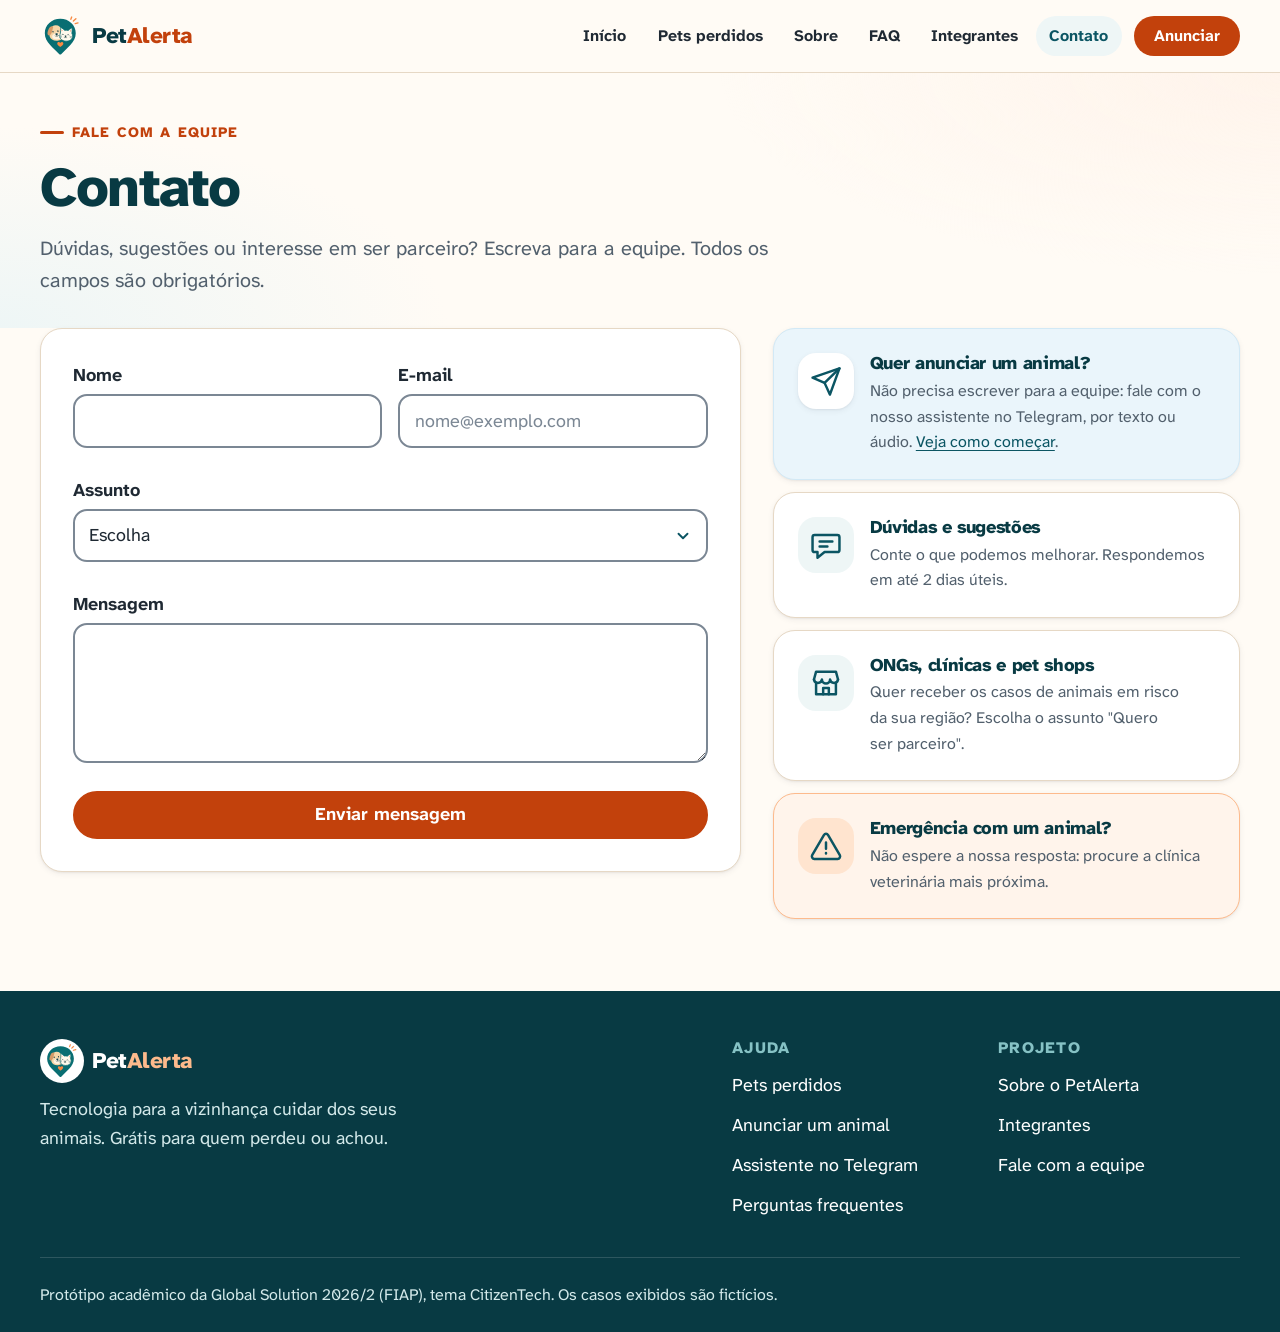
<file: contato.html>
<!DOCTYPE html>
<html lang="pt-BR">

<head>
    <meta charset="UTF-8">
    <meta name="viewport" content="width=device-width, initial-scale=1">
    <meta name="description"
        content="Fale com a equipe do PetAlerta: dúvidas, parcerias com ONGs e clínicas, problemas com anúncios.">
    <meta name="theme-color" content="#0B5563">
    <title>Contato — PetAlerta</title>
    <link rel="icon" href="assets/icons/PetAlerta.svg" type="image/svg+xml">
    <link rel="preconnect" href="https://fonts.googleapis.com">
    <link rel="preconnect" href="https://fonts.gstatic.com" crossorigin>
    <link rel="stylesheet"
        href="https://fonts.googleapis.com/css2?family=Atkinson+Hyperlegible+Next:wght@400..800&display=swap">
    <link rel="stylesheet" href="css/base.css">
    <link rel="stylesheet" href="css/componentes.css">
    <link rel="stylesheet" href="css/paginas.css">
    <script src="js/menu.js" defer></script>
    <script src="js/validacao.js" defer></script>
    <script src="js/contato.js" defer></script>
</head>

<body>
    <a class="pular-conteudo" href="#conteudo">Pular para o conteúdo</a>

     <script>
  window.watsonAssistantChatOptions = {
    integrationID: "226b3cbd-8dcc-454a-9fbf-f39f413c59d6", // The ID of this integration.
    region: "https://integrations.au-syd.assistant.watson.appdomain.cloud", // The region your integration is hosted in.
    serviceInstanceID: "21504a1d-1d0d-41ef-acf8-0aa65034d2c6", // The ID of your service instance.
    onLoad: async (instance) => { await instance.render(); }
  };
  setTimeout(function(){
    const t=document.createElement('script');
    t.src="https://web-chat.global.assistant.watson.appdomain.cloud/versions/" + (window.watsonAssistantChatOptions.clientVersion || 'latest') + "/WatsonAssistantChatEntry.js";
    document.head.appendChild(t);
  });
    </script>

    <header class="cabecalho">
        <div class="container cabecalho__interno">
            <a class="marca" href="index.html">
                <img class="marca__icone" src="assets/icons/PetAlerta.svg" alt="" width="44" height="44">
                <span class="marca__nome">Pet<span>Alerta</span></span>
            </a>

            <button class="botao-menu" type="button" aria-label="Menu" aria-expanded="false"
                aria-controls="menu-principal">
                <span class="botao-menu__barra"></span>
                <span class="botao-menu__barra"></span>
                <span class="botao-menu__barra"></span>
            </button>

            <nav class="menu" id="menu-principal" aria-label="Menu principal">
                <ul class="menu__lista">
                    <li><a class="menu__link" href="index.html">Início</a></li>
                    <li><a class="menu__link" href="pets.html">Pets perdidos</a></li>
                    <li><a class="menu__link" href="sobre.html">Sobre</a></li>
                    <li><a class="menu__link" href="faq.html">FAQ</a></li>
                    <li><a class="menu__link" href="integrantes.html">Integrantes</a></li>
                    <li><a class="menu__link" href="contato.html" aria-current="page">Contato</a></li>
                    <li><a class="menu__link menu__link--destaque" href="anunciar.html">Anunciar</a></li>
                </ul>
            </nav>
        </div>
    </header>

    <main id="conteudo">
        <section class="topo-pagina" aria-labelledby="titulo-pagina">
            <div class="container topo-pagina__conteudo">
                <p class="sobretitulo">Fale com a equipe</p>
                <h1 id="titulo-pagina">Contato</h1>
                <p class="texto-apoio">Dúvidas, sugestões ou interesse em ser parceiro? Escreva para a equipe. Todos os
                    campos são obrigatórios.</p>
            </div>
        </section>

        <section class="secao secao--sem-topo">
            <div class="container contato">
                <form class="cartao formulario" id="form-contato" novalidate>
                    <div class="formulario__linha">
                        <div class="campo">
                            <label class="campo__rotulo" for="contato-nome">Nome</label>
                            <input class="campo__entrada" id="contato-nome" name="nome" type="text" autocomplete="name"
                                required data-erro="Informe seu nome" aria-describedby="contato-nome-erro">
                            <p class="campo__erro" id="contato-nome-erro" aria-live="polite"></p>
                        </div>
                        <div class="campo">
                            <label class="campo__rotulo" for="contato-email">E-mail</label>
                            <input class="campo__entrada" id="contato-email" name="email" type="email"
                                autocomplete="email" placeholder="nome@exemplo.com" required
                                data-erro="Informe seu e-mail" aria-describedby="contato-email-erro">
                            <p class="campo__erro" id="contato-email-erro" aria-live="polite"></p>
                        </div>
                    </div>
                    <div class="campo">
                        <label class="campo__rotulo" for="contato-assunto">Assunto</label>
                        <select class="campo__entrada" id="contato-assunto" name="assunto" required
                            data-erro="Escolha um assunto" aria-describedby="contato-assunto-erro">
                            <option value="">Escolha</option>
                            <option value="duvida">Dúvida sobre o PetAlerta</option>
                            <option value="anuncio">Problema com um anúncio</option>
                            <option value="parceria">Quero ser parceiro (ONG, clínica, pet shop)</option>
                            <option value="prefeitura">Sou do poder público</option>
                            <option value="outro">Outro assunto</option>
                        </select>
                        <p class="campo__erro" id="contato-assunto-erro" aria-live="polite"></p>
                    </div>
                    <div class="campo">
                        <label class="campo__rotulo" for="contato-mensagem">Mensagem</label>
                        <textarea class="campo__entrada" id="contato-mensagem" name="mensagem" required
                            data-erro="Escreva sua mensagem" aria-describedby="contato-mensagem-erro"></textarea>
                        <p class="campo__erro" id="contato-mensagem-erro" aria-live="polite"></p>
                    </div>
                    <button class="botao botao--largo" type="submit">Enviar mensagem</button>
                    <p class="mensagem mensagem--sucesso" id="contato-sucesso" tabindex="-1" role="status" hidden>
                        Mensagem enviada! Respondemos em até 2 dias úteis.</p>
                </form>

                <aside aria-label="Outros assuntos">
                    <ul class="canais">
                        <li class="cartao icone-texto canal canal--telegram">
                            <span class="icone-bolha icone-bolha--clara"><img src="assets/icons/telegram.svg" alt=""
                                    width="34" height="34"></span>
                            <div>
                                <h2>Quer anunciar um animal?</h2>
                                <p>Não precisa escrever para a equipe: fale com o nosso assistente no Telegram, por
                                    texto ou áudio. <a href="index.html#telegram">Veja como começar</a>.</p>
                            </div>
                        </li>
                        <li class="cartao icone-texto canal">
                            <span class="icone-bolha"><img src="assets/icons/chat.svg" alt="" width="34"
                                    height="34"></span>
                            <div>
                                <h2>Dúvidas e sugestões</h2>
                                <p>Conte o que podemos melhorar. Respondemos em até 2 dias úteis.</p>
                            </div>
                        </li>
                        <li class="cartao icone-texto canal">
                            <span class="icone-bolha"><img src="assets/icons/loja.svg" alt="" width="34"
                                    height="34"></span>
                            <div>
                                <h2>ONGs, clínicas e pet shops</h2>
                                <p>Quer receber os casos de animais em risco da sua região? Escolha o assunto "Quero ser
                                    parceiro".</p>
                            </div>
                        </li>
                        <li class="cartao icone-texto canal canal--alerta">
                            <span class="icone-bolha icone-bolha--acao"><img src="assets/icons/alerta.svg" alt=""
                                    width="34" height="34"></span>
                            <div>
                                <h2>Emergência com um animal?</h2>
                                <p>Não espere a nossa resposta: procure a clínica veterinária mais próxima.</p>
                            </div>
                        </li>
                    </ul>
                </aside>
            </div>
        </section>
    </main>

    <footer class="rodape">
        <div class="container rodape__grade">
            <div class="rodape__marca">
                <a class="marca marca--clara" href="index.html">
                    <img class="marca__icone" src="assets/icons/PetAlerta.svg" alt="" width="44" height="44">
                    <span class="marca__nome">Pet<span>Alerta</span></span>
                </a>
                <p>Tecnologia para a vizinhança cuidar dos seus animais. Grátis para quem perdeu ou achou.</p>
            </div>
            <nav class="rodape__navegacao" aria-label="Links do rodapé">
                <div>
                    <h2 class="rodape__titulo">Ajuda</h2>
                    <ul class="rodape__links">
                        <li><a href="pets.html">Pets perdidos</a></li>
                        <li><a href="anunciar.html">Anunciar um animal</a></li>
                        <li><a href="index.html#telegram">Assistente no Telegram</a></li>
                        <li><a href="faq.html">Perguntas frequentes</a></li>
                    </ul>
                </div>
                <div>
                    <h2 class="rodape__titulo">Projeto</h2>
                    <ul class="rodape__links">
                        <li><a href="sobre.html">Sobre o PetAlerta</a></li>
                        <li><a href="integrantes.html">Integrantes</a></li>
                        <li><a href="contato.html">Fale com a equipe</a></li>
                    </ul>
                </div>
            </nav>
        </div>
        <div class="container rodape__base">
            <p>Protótipo acadêmico da Global Solution 2026/2 (FIAP), tema CitizenTech. Os casos exibidos são fictícios.
            </p>
        </div>
    </footer>
</body>

</html>
</file>
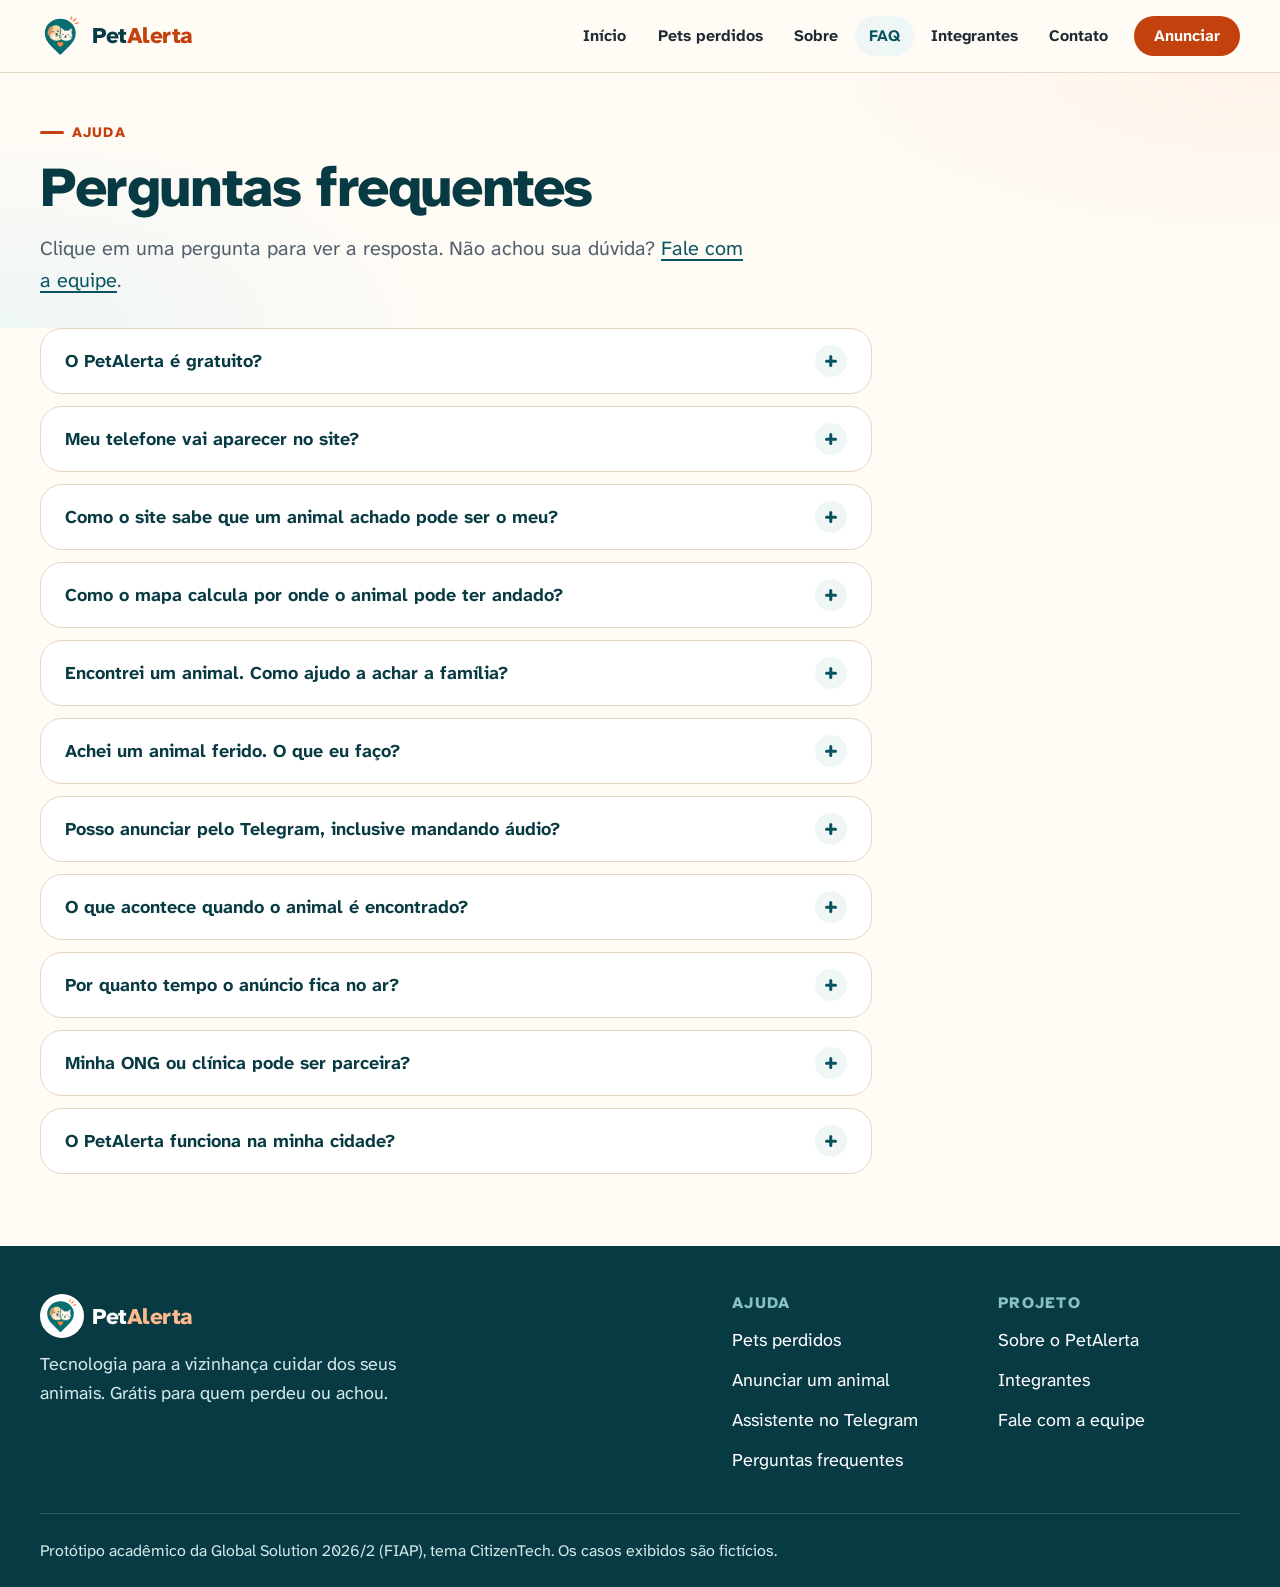
<file: faq.html>
<!DOCTYPE html>
<html lang="pt-BR">

<head>
    <meta charset="UTF-8">
    <meta name="viewport" content="width=device-width, initial-scale=1">
    <meta name="description"
        content="Tire suas dúvidas sobre o PetAlerta: custo, privacidade, cruzamento de casos, mapa da busca, Telegram e parcerias.">
    <meta name="theme-color" content="#0B5563">
    <title>Perguntas frequentes — PetAlerta</title>
    <link rel="icon" href="assets/icons/PetAlerta.svg" type="image/svg+xml">
    <link rel="preconnect" href="https://fonts.googleapis.com">
    <link rel="preconnect" href="https://fonts.gstatic.com" crossorigin>
    <link rel="stylesheet"
        href="https://fonts.googleapis.com/css2?family=Atkinson+Hyperlegible+Next:wght@400..800&display=swap">
    <link rel="stylesheet" href="css/base.css">
    <link rel="stylesheet" href="css/componentes.css">
    <link rel="stylesheet" href="css/paginas.css">
    <script src="js/menu.js" defer></script>
    <script src="js/faq.js" defer></script>
</head>

<body>
    <a class="pular-conteudo" href="#conteudo">Pular para o conteúdo</a>

    <script>
  window.watsonAssistantChatOptions = {
    integrationID: "226b3cbd-8dcc-454a-9fbf-f39f413c59d6", // The ID of this integration.
    region: "https://integrations.au-syd.assistant.watson.appdomain.cloud", // The region your integration is hosted in.
    serviceInstanceID: "21504a1d-1d0d-41ef-acf8-0aa65034d2c6", // The ID of your service instance.
    onLoad: async (instance) => { await instance.render(); }
  };
  setTimeout(function(){
    const t=document.createElement('script');
    t.src="https://web-chat.global.assistant.watson.appdomain.cloud/versions/" + (window.watsonAssistantChatOptions.clientVersion || 'latest') + "/WatsonAssistantChatEntry.js";
    document.head.appendChild(t);
  });
    </script>

    <header class="cabecalho">
        <div class="container cabecalho__interno">
            <a class="marca" href="index.html">
                <img class="marca__icone" src="assets/icons/PetAlerta.svg" alt="" width="44" height="44">
                <span class="marca__nome">Pet<span>Alerta</span></span>
            </a>

            <button class="botao-menu" type="button" aria-label="Menu" aria-expanded="false"
                aria-controls="menu-principal">
                <span class="botao-menu__barra"></span>
                <span class="botao-menu__barra"></span>
                <span class="botao-menu__barra"></span>
            </button>

            <nav class="menu" id="menu-principal" aria-label="Menu principal">
                <ul class="menu__lista">
                    <li><a class="menu__link" href="index.html">Início</a></li>
                    <li><a class="menu__link" href="pets.html">Pets perdidos</a></li>
                    <li><a class="menu__link" href="sobre.html">Sobre</a></li>
                    <li><a class="menu__link" href="faq.html" aria-current="page">FAQ</a></li>
                    <li><a class="menu__link" href="integrantes.html">Integrantes</a></li>
                    <li><a class="menu__link" href="contato.html">Contato</a></li>
                    <li><a class="menu__link menu__link--destaque" href="anunciar.html">Anunciar</a></li>
                </ul>
            </nav>
        </div>
    </header>

    <main id="conteudo">
        <section class="topo-pagina" aria-labelledby="titulo-pagina">
            <div class="container topo-pagina__conteudo">
                <p class="sobretitulo">Ajuda</p>
                <h1 id="titulo-pagina">Perguntas frequentes</h1>
                <p class="texto-apoio">Clique em uma pergunta para ver a resposta. Não achou sua dúvida? <a
                        href="contato.html">Fale com a equipe</a>.</p>
            </div>
        </section>

        <section class="secao secao--sem-topo">
            <div class="container">
                <div class="acordeao">
                    <div class="acordeao__item">
                        <h2 class="acordeao__titulo">
                            <button class="acordeao__botao" type="button" id="pergunta-gratis" aria-expanded="false"
                                aria-controls="resposta-gratis">
                                O PetAlerta é gratuito?
                                <span class="acordeao__sinal" aria-hidden="true"></span>
                            </button>
                        </h2>
                        <div class="acordeao__resposta" id="resposta-gratis" role="region"
                            aria-labelledby="pergunta-gratis" hidden>
                            <p>Sim. Anunciar um animal perdido ou achado é gratuito, e o tutor nunca paga para ter mais
                                alcance. A plataforma se sustenta com parcerias com clínicas, pet shops e prefeituras.
                            </p>
                        </div>
                    </div>

                    <div class="acordeao__item">
                        <h2 class="acordeao__titulo">
                            <button class="acordeao__botao" type="button" id="pergunta-telefone" aria-expanded="false"
                                aria-controls="resposta-telefone">
                                Meu telefone vai aparecer no site?
                                <span class="acordeao__sinal" aria-hidden="true"></span>
                            </button>
                        </h2>
                        <div class="acordeao__resposta" id="resposta-telefone" role="region"
                            aria-labelledby="pergunta-telefone" hidden>
                            <p>Não. O mural mostra apenas o bairro do caso. Quando alguém informa que viu o animal, a
                                mensagem chega a você pelo sistema, sem expor telefone ou endereço.</p>
                        </div>
                    </div>

                    <div class="acordeao__item">
                        <h2 class="acordeao__titulo">
                            <button class="acordeao__botao" type="button" id="pergunta-combinacao" aria-expanded="false"
                                aria-controls="resposta-combinacao">
                                Como o site sabe que um animal achado pode ser o meu?
                                <span class="acordeao__sinal" aria-hidden="true"></span>
                            </button>
                        </h2>
                        <div class="acordeao__resposta" id="resposta-combinacao" role="region"
                            aria-labelledby="pergunta-combinacao" hidden>
                            <p>O sistema compara os casos abertos da mesma espécie e soma pontos: mesmo bairro (40),
                                mesmo porte (20), mesma cor (20) e datas com até 7 dias de diferença (20). Com 60 pontos
                                ou mais, o caso aparece como possível combinação.</p>
                        </div>
                    </div>

                    <div class="acordeao__item">
                        <h2 class="acordeao__titulo">
                            <button class="acordeao__botao" type="button" id="pergunta-mapa" aria-expanded="false"
                                aria-controls="resposta-mapa">
                                Como o mapa calcula por onde o animal pode ter andado?
                                <span class="acordeao__sinal" aria-hidden="true"></span>
                            </button>
                        </h2>
                        <div class="acordeao__resposta fluxo" id="resposta-mapa" role="region"
                            aria-labelledby="pergunta-mapa" hidden>
                            <p>O círculo parte do último lugar onde o animal foi visto: o local do aviso ou o
                                avistamento mais recente. O tamanho depende da espécie e cresce a cada dia sem notícias:
                                gatos costumam ficar perto de casa, cachorros andam mais e aves podem voar longe.</p>
                            <p>Cada avistamento marcado no mapa recomeça a conta a partir dele. Para um animal achado é
                                diferente: o círculo mostra a área onde a família provavelmente mora. Ele fica em volta
                                do lugar mais antigo onde o animal foi visto (o local do aviso ou um avistamento com
                                data anterior), que deve ser o mais perto de casa, e não muda de lugar quando chegam
                                avistamentos mais recentes. Neste protótipo, os valores são uma estimativa
                                simplificada.</p>
                        </div>
                    </div>

                    <div class="acordeao__item">
                        <h2 class="acordeao__titulo">
                            <button class="acordeao__botao" type="button" id="pergunta-achei" aria-expanded="false"
                                aria-controls="resposta-achei">
                                Encontrei um animal. Como ajudo a achar a família?
                                <span class="acordeao__sinal" aria-hidden="true"></span>
                            </button>
                        </h2>
                        <div class="acordeao__resposta" id="resposta-achei" role="region"
                            aria-labelledby="pergunta-achei" hidden>
                            <p>Deixe o animal em um lugar seguro, com água, e confira se ele tem coleira ou plaquinha.
                                Uma clínica veterinária pode verificar se ele tem microchip. Depois, registre o caso no
                                PetAlerta: o sistema compara com os animais perdidos e mostra no mapa a área onde a
                                família deve morar. Obrigado por ajudar!</p>
                        </div>
                    </div>

                    <div class="acordeao__item">
                        <h2 class="acordeao__titulo">
                            <button class="acordeao__botao" type="button" id="pergunta-ferido" aria-expanded="false"
                                aria-controls="resposta-ferido">
                                Achei um animal ferido. O que eu faço?
                                <span class="acordeao__sinal" aria-hidden="true"></span>
                            </button>
                        </h2>
                        <div class="acordeao__resposta" id="resposta-ferido" role="region"
                            aria-labelledby="pergunta-ferido" hidden>
                            <p>Registre o caso e descreva a situação. Casos de animais em risco são encaminhados a um
                                parceiro da região, como ONG, clínica veterinária ou órgão público. Em emergência,
                                procure a clínica mais próxima.</p>
                        </div>
                    </div>

                    <div class="acordeao__item">
                        <h2 class="acordeao__titulo">
                            <button class="acordeao__botao" type="button" id="pergunta-telegram" aria-expanded="false"
                                aria-controls="resposta-telegram">
                                Posso anunciar pelo Telegram, inclusive mandando áudio?
                                <span class="acordeao__sinal" aria-hidden="true"></span>
                            </button>
                        </h2>
                        <div class="acordeao__resposta" id="resposta-telegram" role="region"
                            aria-labelledby="pergunta-telegram" hidden>
                            <p>Sim. O PetAlerta tem um assistente virtual (chatbot) no Telegram que atende 24 horas por
                                dia. Você pode escrever ou mandar um áudio contando o que aconteceu: ele entende a
                                mensagem, pergunta o que faltar (espécie, porte, cor, bairro e data) e publica o aviso
                                no mural. Depois, avisa você na própria conversa quando surgir uma combinação ou uma
                                pista. <a href="index.html#telegram">Veja como começar</a>.</p>
                        </div>
                    </div>

                    <div class="acordeao__item">
                        <h2 class="acordeao__titulo">
                            <button class="acordeao__botao" type="button" id="pergunta-reencontro" aria-expanded="false"
                                aria-controls="resposta-reencontro">
                                O que acontece quando o animal é encontrado?
                                <span class="acordeao__sinal" aria-hidden="true"></span>
                            </button>
                        </h2>
                        <div class="acordeao__resposta" id="resposta-reencontro" role="region"
                            aria-labelledby="pergunta-reencontro" hidden>
                            <p>O caso muda para "Reencontrado", sai da lista de buscas e entra nos números de impacto do
                                bairro.</p>
                        </div>
                    </div>

                    <div class="acordeao__item">
                        <h2 class="acordeao__titulo">
                            <button class="acordeao__botao" type="button" id="pergunta-prazo" aria-expanded="false"
                                aria-controls="resposta-prazo">
                                Por quanto tempo o anúncio fica no ar?
                                <span class="acordeao__sinal" aria-hidden="true"></span>
                            </button>
                        </h2>
                        <div class="acordeao__resposta" id="resposta-prazo" role="region"
                            aria-labelledby="pergunta-prazo" hidden>
                            <p>O anúncio fica ativo enquanto o caso estiver aberto. De tempos em tempos, pedimos que
                                você confirme se a busca continua.</p>
                        </div>
                    </div>

                    <div class="acordeao__item">
                        <h2 class="acordeao__titulo">
                            <button class="acordeao__botao" type="button" id="pergunta-parceria" aria-expanded="false"
                                aria-controls="resposta-parceria">
                                Minha ONG ou clínica pode ser parceira?
                                <span class="acordeao__sinal" aria-hidden="true"></span>
                            </button>
                        </h2>
                        <div class="acordeao__resposta" id="resposta-parceria" role="region"
                            aria-labelledby="pergunta-parceria" hidden>
                            <p>Pode. Parceiros recebem os casos de animais em risco da sua região e ganham destaque
                                local. Fale com a equipe pela <a href="contato.html">página de contato</a>.</p>
                        </div>
                    </div>

                    <div class="acordeao__item">
                        <h2 class="acordeao__titulo">
                            <button class="acordeao__botao" type="button" id="pergunta-cidade" aria-expanded="false"
                                aria-controls="resposta-cidade">
                                O PetAlerta funciona na minha cidade?
                                <span class="acordeao__sinal" aria-hidden="true"></span>
                            </button>
                        </h2>
                        <div class="acordeao__resposta" id="resposta-cidade" role="region"
                            aria-labelledby="pergunta-cidade" hidden>
                            <p>Este é um protótipo acadêmico e, por enquanto, simula casos em bairros da cidade de São
                                Paulo.</p>
                        </div>
                    </div>
                </div>
            </div>
        </section>
    </main>

    <footer class="rodape">
        <div class="container rodape__grade">
            <div class="rodape__marca">
                <a class="marca marca--clara" href="index.html">
                    <img class="marca__icone" src="assets/icons/PetAlerta.svg" alt="" width="44" height="44">
                    <span class="marca__nome">Pet<span>Alerta</span></span>
                </a>
                <p>Tecnologia para a vizinhança cuidar dos seus animais. Grátis para quem perdeu ou achou.</p>
            </div>
            <nav class="rodape__navegacao" aria-label="Links do rodapé">
                <div>
                    <h2 class="rodape__titulo">Ajuda</h2>
                    <ul class="rodape__links">
                        <li><a href="pets.html">Pets perdidos</a></li>
                        <li><a href="anunciar.html">Anunciar um animal</a></li>
                        <li><a href="index.html#telegram">Assistente no Telegram</a></li>
                        <li><a href="faq.html">Perguntas frequentes</a></li>
                    </ul>
                </div>
                <div>
                    <h2 class="rodape__titulo">Projeto</h2>
                    <ul class="rodape__links">
                        <li><a href="sobre.html">Sobre o PetAlerta</a></li>
                        <li><a href="integrantes.html">Integrantes</a></li>
                        <li><a href="contato.html">Fale com a equipe</a></li>
                    </ul>
                </div>
            </nav>
        </div>
        <div class="container rodape__base">
            <p>Protótipo acadêmico da Global Solution 2026/2 (FIAP), tema CitizenTech. Os casos exibidos são fictícios.
            </p>
        </div>
    </footer>
</body>

</html>
</file>
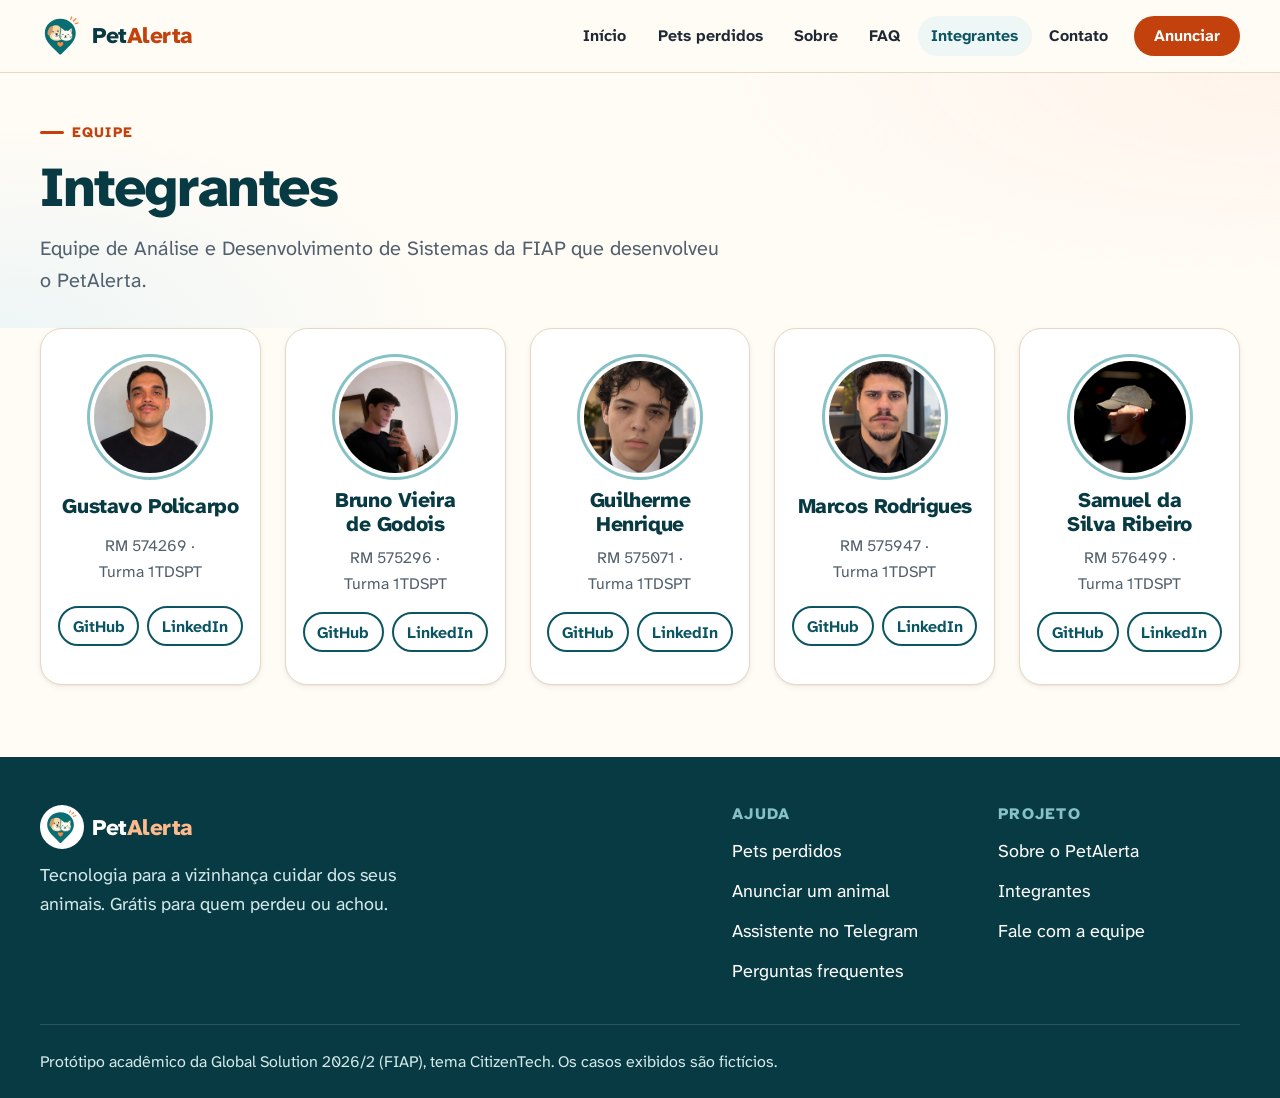
<file: integrantes.html>
<!DOCTYPE html>
<html lang="pt-BR">

<head>
    <meta charset="UTF-8">
    <meta name="viewport" content="width=device-width, initial-scale=1">
    <meta name="description" content="Conheça a equipe que desenvolveu o PetAlerta na Global Solution 2026/2 da FIAP.">
    <meta name="theme-color" content="#0B5563">
    <title>Integrantes — PetAlerta</title>
    <link rel="icon" href="assets/icons/PetAlerta.svg" type="image/svg+xml">
    <link rel="preconnect" href="https://fonts.googleapis.com">
    <link rel="preconnect" href="https://fonts.gstatic.com" crossorigin>
    <link rel="stylesheet"
        href="https://fonts.googleapis.com/css2?family=Atkinson+Hyperlegible+Next:wght@400..800&display=swap">
    <link rel="stylesheet" href="css/base.css">
    <link rel="stylesheet" href="css/componentes.css">
    <link rel="stylesheet" href="css/paginas.css">
    <script src="js/menu.js" defer></script>
</head>

<body>
    <a class="pular-conteudo" href="#conteudo">Pular para o conteúdo</a>

    <header class="cabecalho">
        <div class="container cabecalho__interno">
            <a class="marca" href="index.html">
                <img class="marca__icone" src="assets/icons/PetAlerta.svg" alt="" width="44" height="44">
                <span class="marca__nome">Pet<span>Alerta</span></span>
            </a>

            <button class="botao-menu" type="button" aria-label="Menu" aria-expanded="false"
                aria-controls="menu-principal">
                <span class="botao-menu__barra"></span>
                <span class="botao-menu__barra"></span>
                <span class="botao-menu__barra"></span>
            </button>

            <nav class="menu" id="menu-principal" aria-label="Menu principal">
                <ul class="menu__lista">
                    <li><a class="menu__link" href="index.html">Início</a></li>
                    <li><a class="menu__link" href="pets.html">Pets perdidos</a></li>
                    <li><a class="menu__link" href="sobre.html">Sobre</a></li>
                    <li><a class="menu__link" href="faq.html">FAQ</a></li>
                    <li><a class="menu__link" href="integrantes.html" aria-current="page">Integrantes</a></li>
                    <li><a class="menu__link" href="contato.html">Contato</a></li>
                    <li><a class="menu__link menu__link--destaque" href="anunciar.html">Anunciar</a></li>
                </ul>
            </nav>
        </div>
    </header>

    <main id="conteudo">
        <section class="topo-pagina" aria-labelledby="titulo-pagina">
            <div class="container topo-pagina__conteudo">
                <p class="sobretitulo">Equipe</p>
                <h1 id="titulo-pagina">Integrantes</h1>
                <p class="texto-apoio">Equipe de Análise e Desenvolvimento de Sistemas da FIAP que desenvolveu o
                    PetAlerta.</p>
            </div>
        </section>

        <section class="secao secao--sem-topo">
            <div class="container">
                <ul class="grade grade--equipe">
                    <li class="cartao integrante">
                        <img class="integrante__foto" src="assets/participantes.img/Gustavo.jpeg" alt="Foto de Gustavo Policarpo"
                            width="112" height="112">
                        <h2>Gustavo Policarpo</h2>
                        <p class="integrante__dados">RM 574269 · Turma 1TDSPT</p>
                        <ul class="integrante__links">
                            <li><a class="botao botao--secundario botao--pequeno"
                                    href="https://github.com/policarpogustavo" target="_blank" rel="noopener">GitHub</a>
                            </li>
                            <li><a class="botao botao--secundario botao--pequeno"
                                    href="https://www.linkedin.com/in/gupolicarpo/" target="_blank"
                                    rel="noopener">LinkedIn</a></li>
                        </ul>
                    </li>
                    <li class="cartao integrante">
                        <img class="integrante__foto" src="assets/participantes.img/Bruno.jpeg" alt="Foto de Bruno Vieira de Godois"
                            width="112" height="112">
                        <h2>Bruno Vieira de Godois</h2>
                        <p class="integrante__dados">RM 575296 · Turma 1TDSPT</p>
                        <ul class="integrante__links">
                            <li><a class="botao botao--secundario botao--pequeno" href="https://github.com/brunovgodois"
                                    target="_blank" rel="noopener">GitHub</a></li>
                            <li><a class="botao botao--secundario botao--pequeno" href="https://www.linkedin.com/in/brunovgodois/"
                                    target="_blank" rel="noopener">LinkedIn</a></li>
                        </ul>
                    </li>
                    <li class="cartao integrante">
                        <img class="integrante__foto" src="assets/participantes.img/Guilherme.jpeg" alt="Foto de Guilherme Henrique"
                            width="112" height="112">
                        <h2>Guilherme Henrique </h2>
                        <p class="integrante__dados">RM 575071 · Turma 1TDSPT</p>
                        <ul class="integrante__links">
                            <li><a class="botao botao--secundario botao--pequeno" href="https://github.com/guiholiv"
                                    target="_blank" rel="noopener">GitHub</a></li>
                            <li><a class="botao botao--secundario botao--pequeno" href="https://www.linkedin.com/in/guilherme-pereira-36812b385/"
                                    target="_blank" rel="noopener">LinkedIn</a></li>
                        </ul>
                    </li>
                    <li class="cartao integrante">
                        <img class="integrante__foto" src="assets/participantes.img/Marcos.jpeg" alt="Foto de Marcos Rodrigues"
                            width="112" height="112">
                        <h2>Marcos Rodrigues</h2>
                        <p class="integrante__dados">RM 575947 · Turma 1TDSPT</p>
                        <ul class="integrante__links">
                            <li><a class="botao botao--secundario botao--pequeno" href="https://github.com/1Maroco"
                                    target="_blank" rel="noopener">GitHub</a></li>
                            <li><a class="botao botao--secundario botao--pequeno" href="https://www.linkedin.com/in/marcos-rodrigues-61158323b/"
                                    target="_blank" rel="noopener">LinkedIn</a></li>
                        </ul>
                    </li>
                    <li class="cartao integrante">
                        <img class="integrante__foto" src="assets/participantes.img/Samuel.jpeg" alt="Foto de Samuel da Silva Ribeiro"
                            width="112" height="112">
                        <h2>Samuel da Silva Ribeiro</h2>
                        <p class="integrante__dados">RM 576499 · Turma 1TDSPT</p>
                        <ul class="integrante__links">
                            <li><a class="botao botao--secundario botao--pequeno" href="https://github.com/SamuelRibeirodev"
                                    target="_blank" rel="noopener">GitHub</a></li>
                            <li><a class="botao botao--secundario botao--pequeno" href="https://www.linkedin.com/in/samuu-dev/"
                                    target="_blank" rel="noopener">LinkedIn</a></li>
                        </ul>
                    </li>
                </ul>
            </div>
        </section>
    </main>

    <footer class="rodape">
        <div class="container rodape__grade">
            <div class="rodape__marca">
                <a class="marca marca--clara" href="index.html">
                    <img class="marca__icone" src="assets/icons/PetAlerta.svg" alt="" width="44" height="44">
                    <span class="marca__nome">Pet<span>Alerta</span></span>
                </a>
                <p>Tecnologia para a vizinhança cuidar dos seus animais. Grátis para quem perdeu ou achou.</p>
            </div>
            <nav class="rodape__navegacao" aria-label="Links do rodapé">
                <div>
                    <h2 class="rodape__titulo">Ajuda</h2>
                    <ul class="rodape__links">
                        <li><a href="pets.html">Pets perdidos</a></li>
                        <li><a href="anunciar.html">Anunciar um animal</a></li>
                        <li><a href="index.html#telegram">Assistente no Telegram</a></li>
                        <li><a href="faq.html">Perguntas frequentes</a></li>
                    </ul>
                </div>
                <div>
                    <h2 class="rodape__titulo">Projeto</h2>
                    <ul class="rodape__links">
                        <li><a href="sobre.html">Sobre o PetAlerta</a></li>
                        <li><a href="integrantes.html">Integrantes</a></li>
                        <li><a href="contato.html">Fale com a equipe</a></li>
                    </ul>
                </div>
            </nav>
        </div>
        <div class="container rodape__base">
            <p>Protótipo acadêmico da Global Solution 2026/2 (FIAP), tema CitizenTech. Os casos exibidos são fictícios.
            </p>
        </div>
    </footer>
</body>

</html>
</file>
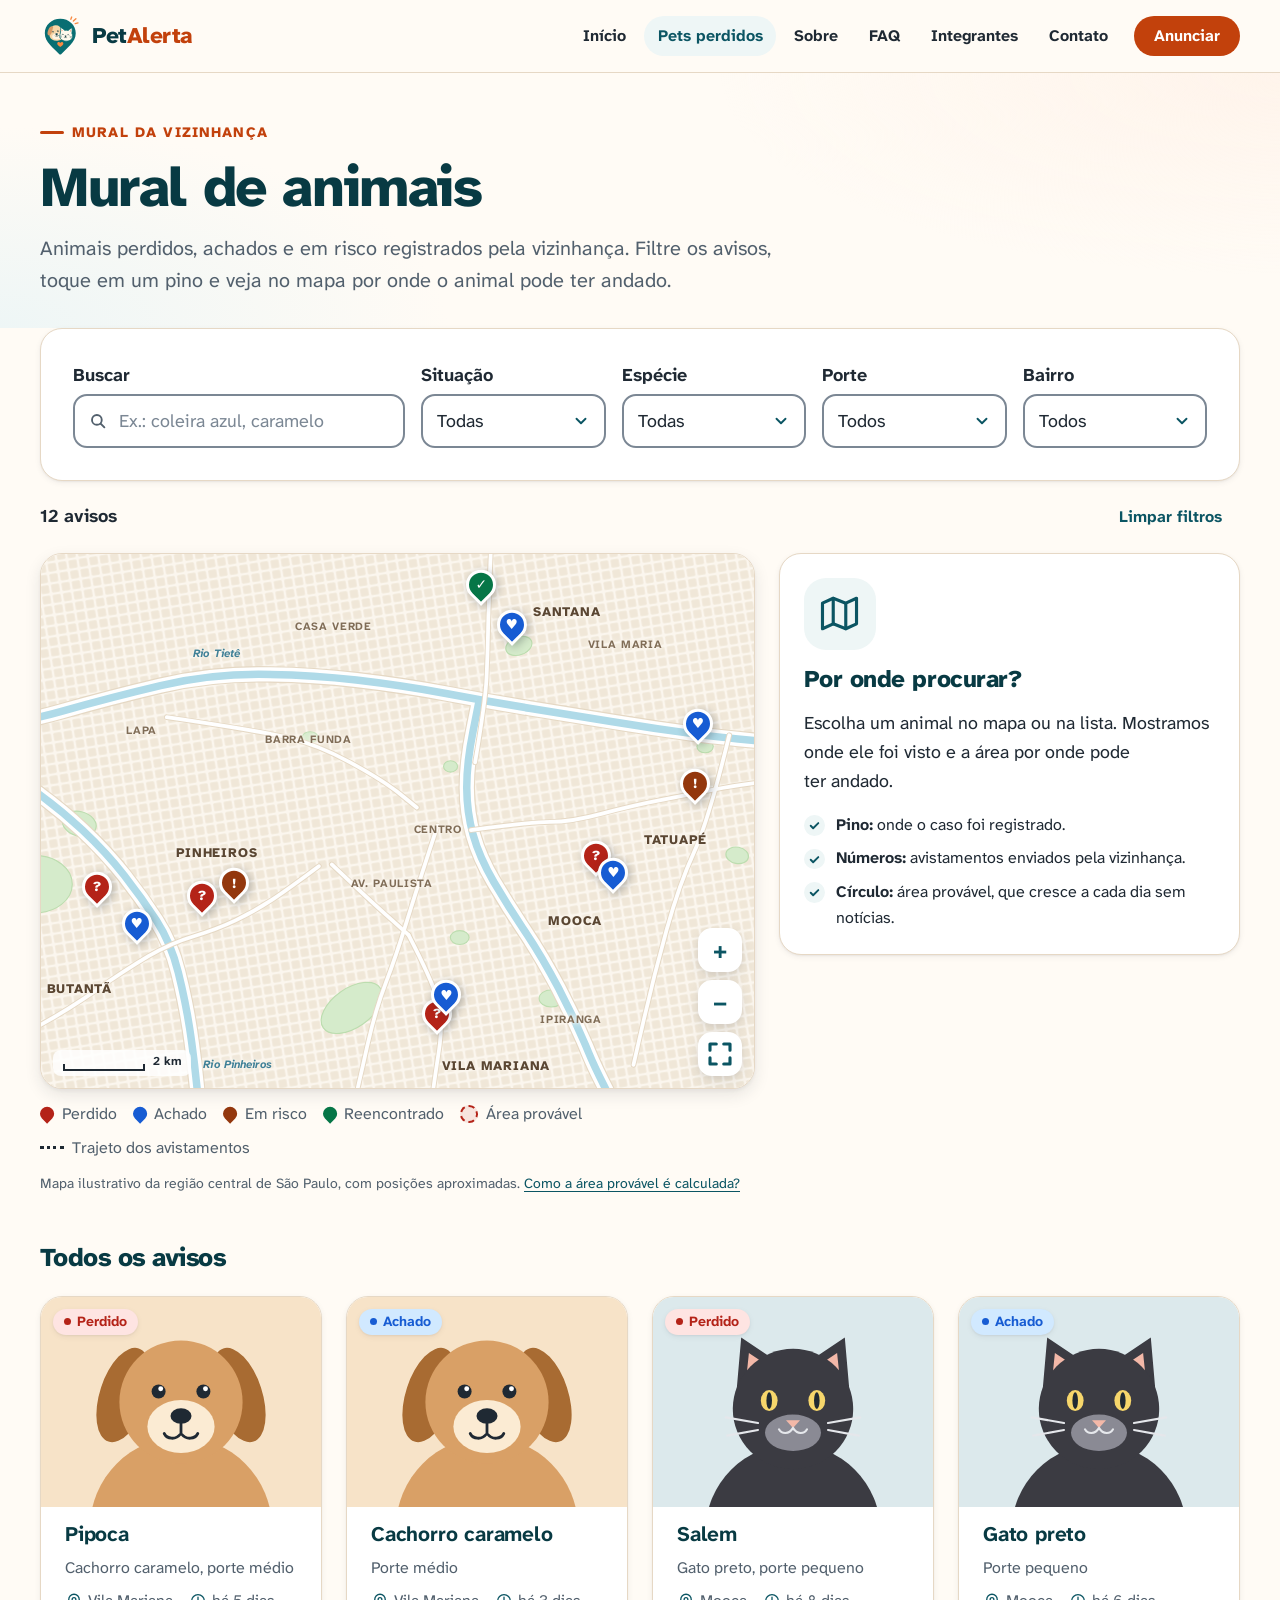
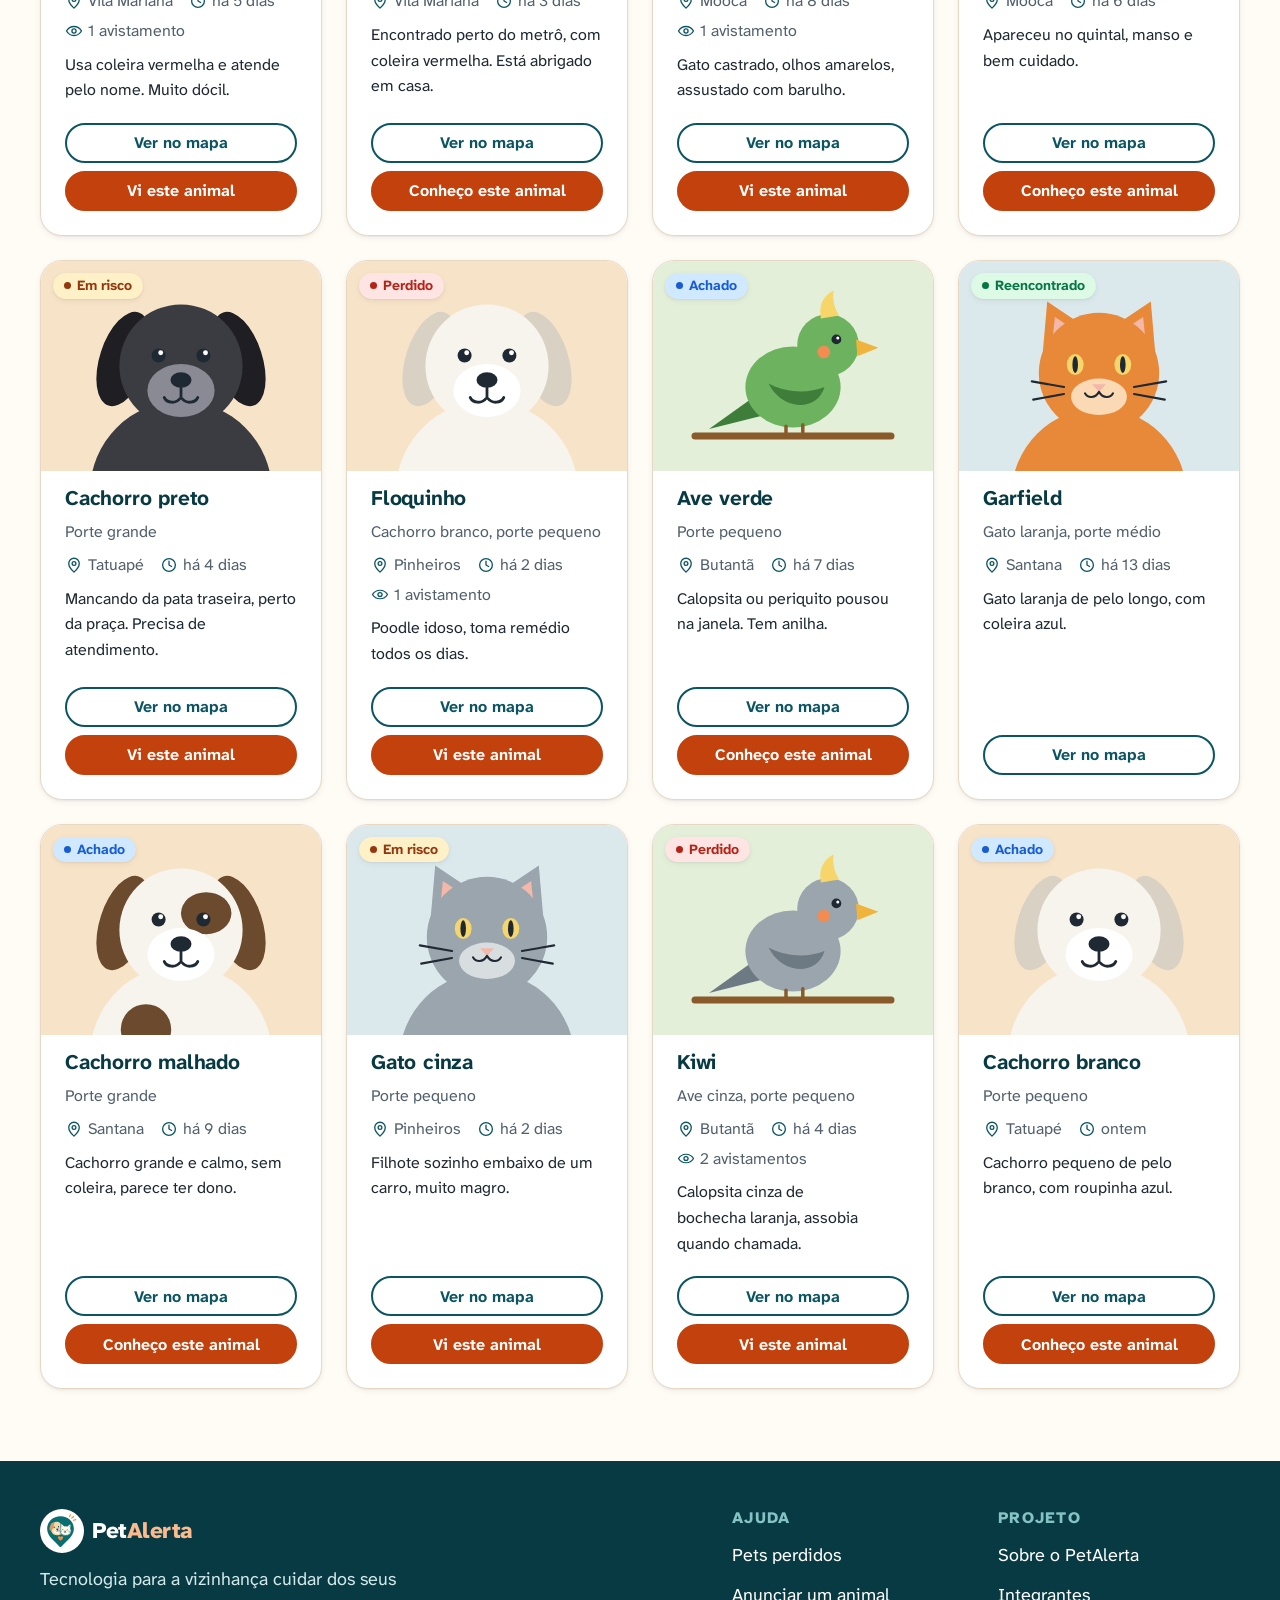
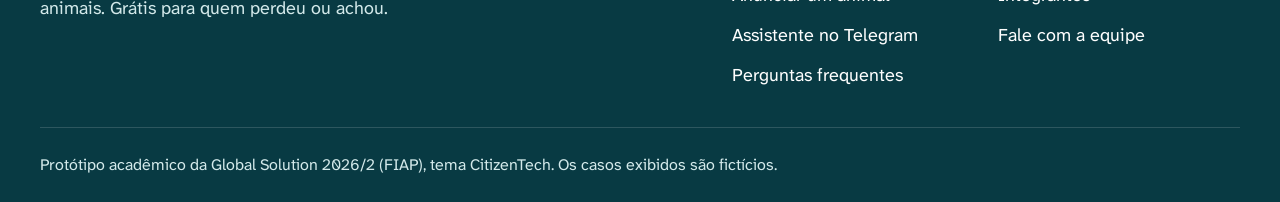
<file: pets.html>
<!DOCTYPE html>
<html lang="pt-BR">

<head>
    <meta charset="UTF-8">
    <meta name="viewport" content="width=device-width, initial-scale=1">
    <meta name="description"
        content="Mural de animais perdidos, achados e em risco, com filtros e um mapa que mostra por onde cada animal pode ter andado.">
    <meta name="theme-color" content="#0B5563">
    <title>Mural de animais perdidos — PetAlerta</title>
    <link rel="icon" href="assets/icons/PetAlerta.svg" type="image/svg+xml">
    <link rel="preconnect" href="https://fonts.googleapis.com">
    <link rel="preconnect" href="https://fonts.gstatic.com" crossorigin>
    <link rel="stylesheet"
        href="https://fonts.googleapis.com/css2?family=Atkinson+Hyperlegible+Next:wght@400..800&display=swap">
    <link rel="stylesheet" href="css/base.css">
    <link rel="stylesheet" href="css/componentes.css">
    <link rel="stylesheet" href="css/paginas.css">
    <link rel="stylesheet" href="css/mapa.css">
    <script src="js/menu.js" defer></script>
    <script src="js/dados.js" defer></script>
    <script src="js/cruzamento.js" defer></script>
    <script src="js/cards.js" defer></script>
    <script src="js/validacao.js" defer></script>
    <script src="js/mapa.js" defer></script>
    <script src="js/pets.js" defer></script>
</head>

<body>
    <a class="pular-conteudo" href="#conteudo">Pular para o conteúdo</a>

    <script>
  window.watsonAssistantChatOptions = {
    integrationID: "226b3cbd-8dcc-454a-9fbf-f39f413c59d6", // The ID of this integration.
    region: "https://integrations.au-syd.assistant.watson.appdomain.cloud", // The region your integration is hosted in.
    serviceInstanceID: "21504a1d-1d0d-41ef-acf8-0aa65034d2c6", // The ID of your service instance.
    onLoad: async (instance) => { await instance.render(); }
  };
  setTimeout(function(){
    const t=document.createElement('script');
    t.src="https://web-chat.global.assistant.watson.appdomain.cloud/versions/" + (window.watsonAssistantChatOptions.clientVersion || 'latest') + "/WatsonAssistantChatEntry.js";
    document.head.appendChild(t);
  });
    </script>

    <header class="cabecalho">
        <div class="container cabecalho__interno">
            <a class="marca" href="index.html">
                <img class="marca__icone" src="assets/icons/PetAlerta.svg" alt="" width="44" height="44">
                <span class="marca__nome">Pet<span>Alerta</span></span>
            </a>

            <button class="botao-menu" type="button" aria-label="Menu" aria-expanded="false"
                aria-controls="menu-principal">
                <span class="botao-menu__barra"></span>
                <span class="botao-menu__barra"></span>
                <span class="botao-menu__barra"></span>
            </button>

            <nav class="menu" id="menu-principal" aria-label="Menu principal">
                <ul class="menu__lista">
                    <li><a class="menu__link" href="index.html">Início</a></li>
                    <li><a class="menu__link" href="pets.html" aria-current="page">Pets perdidos</a></li>
                    <li><a class="menu__link" href="sobre.html">Sobre</a></li>
                    <li><a class="menu__link" href="faq.html">FAQ</a></li>
                    <li><a class="menu__link" href="integrantes.html">Integrantes</a></li>
                    <li><a class="menu__link" href="contato.html">Contato</a></li>
                    <li><a class="menu__link menu__link--destaque" href="anunciar.html">Anunciar</a></li>
                </ul>
            </nav>
        </div>
    </header>

    <main id="conteudo">
        <section class="topo-pagina" aria-labelledby="titulo-pagina">
            <div class="container topo-pagina__conteudo">
                <p class="sobretitulo">Mural da vizinhança</p>
                <h1 id="titulo-pagina">Mural de animais</h1>
                <p class="texto-apoio">Animais perdidos, achados e em risco registrados pela vizinhança. Filtre os
                    avisos, toque em um pino e veja no mapa por onde o animal pode ter andado.</p>
            </div>
        </section>

        <section class="secao secao--sem-topo" aria-labelledby="titulo-filtros">
            <div class="container">
                <h2 class="visualmente-oculto" id="titulo-filtros">Buscar avisos</h2>

                <form class="cartao filtros" id="filtros" role="search" aria-labelledby="titulo-filtros">
                    <div class="campo filtros__busca">
                        <label class="campo__rotulo" for="filtro-busca">Buscar</label>
                        <input class="campo__entrada" id="filtro-busca" name="busca" type="search"
                            placeholder="Ex.: coleira azul, caramelo" autocomplete="off">
                    </div>
                    <div class="campo">
                        <label class="campo__rotulo" for="filtro-situacao">Situação</label>
                        <select class="campo__entrada" id="filtro-situacao" name="situacao">
                            <option value="">Todas</option>
                            <option value="perdido">Perdido</option>
                            <option value="achado">Achado</option>
                            <option value="risco">Em risco</option>
                            <option value="reencontrado">Reencontrado</option>
                        </select>
                    </div>
                    <div class="campo">
                        <label class="campo__rotulo" for="filtro-especie">Espécie</label>
                        <select class="campo__entrada" id="filtro-especie" name="especie">
                            <option value="">Todas</option>
                            <option value="cachorro">Cachorro</option>
                            <option value="gato">Gato</option>
                            <option value="ave">Ave</option>
                        </select>
                    </div>
                    <div class="campo">
                        <label class="campo__rotulo" for="filtro-porte">Porte</label>
                        <select class="campo__entrada" id="filtro-porte" name="porte">
                            <option value="">Todos</option>
                            <option value="pequeno">Pequeno</option>
                            <option value="medio">Médio</option>
                            <option value="grande">Grande</option>
                        </select>
                    </div>
                    <div class="campo">
                        <label class="campo__rotulo" for="filtro-bairro">Bairro</label>
                        <select class="campo__entrada" id="filtro-bairro" name="bairro">
                            <option value="">Todos</option>
                        </select>
                    </div>
                </form>

                <div class="resultados">
                    <p class="resultados__contador" id="contador" aria-live="polite"></p>
                    <button class="botao botao--fantasma botao--pequeno" id="limpar-filtros" type="button">Limpar
                        filtros</button>
                </div>

                <div class="busca">
                    <!-- Mapa: o desenho e os pinos são criados pelo mapa.js -->
                    <section class="mapa" id="mapa" aria-labelledby="titulo-mapa">
                        <h2 class="visualmente-oculto" id="titulo-mapa">Mapa da busca</h2>

                        <div class="mapa__moldura">
                            <svg class="mapa__desenho" viewBox="0 0 1000 750" aria-hidden="true" focusable="false">
                                <defs>
                                    <pattern id="mapa-quadras" width="14" height="14" patternUnits="userSpaceOnUse"
                                        patternTransform="rotate(-9)">
                                        <rect class="mapa__quadra" x="1.6" y="1.6" width="10.8" height="10.8"
                                            rx="1.6" />
                                    </pattern>
                                </defs>
                                <g class="mapa__base"></g>
                                <g class="mapa__busca"></g>
                            </svg>

                            <div class="mapa__marcadores"></div>

                            <div class="mapa__controles">
                                <button class="botao botao--claro botao--icone" type="button" data-zoom="mais"
                                    aria-label="Aproximar">+</button>
                                <button class="botao botao--claro botao--icone" type="button" data-zoom="menos"
                                    aria-label="Afastar">−</button>
                                <button class="botao botao--claro botao--icone" type="button" data-zoom="tudo"
                                    aria-label="Ver todos os avisos">
                                    <svg viewBox="0 0 24 24" fill="none" stroke="currentColor" stroke-width="2.5"
                                        stroke-linecap="round" stroke-linejoin="round" aria-hidden="true">
                                        <path d="M4 9V4h5M20 9V4h-5M4 15v5h5M20 15v5h-5" />
                                    </svg>
                                </button>
                            </div>

                            <p class="mapa__dica" hidden>
                                <span class="mapa__dica-texto"></span>
                                <button class="botao botao--claro botao--pequeno" type="button">Cancelar</button>
                            </p>

                            <div class="mapa__escala" aria-hidden="true">
                                <span class="mapa__escala-barra"></span>
                                <span class="mapa__escala-texto"></span>
                            </div>
                        </div>

                        <ul class="mapa__legenda" aria-label="Legenda do mapa">
                            <li><span class="legenda-pino" data-situacao="perdido"></span>Perdido</li>
                            <li><span class="legenda-pino" data-situacao="achado"></span>Achado</li>
                            <li><span class="legenda-pino" data-situacao="risco"></span>Em risco</li>
                            <li><span class="legenda-pino" data-situacao="reencontrado"></span>Reencontrado</li>
                            <li><span class="legenda-area"></span>Área provável</li>
                            <li><span class="legenda-trajeto"></span>Trajeto dos avistamentos</li>
                        </ul>
                        <p class="mapa__nota">Mapa ilustrativo da região central de São Paulo, com posições aproximadas.
                            <a href="faq.html#pergunta-mapa">Como a área provável é calculada?</a></p>
                        <p class="mapa__status visualmente-oculto" aria-live="polite"></p>
                    </section>

                    <!-- Painel: o pets.js troca este conteúdo pelos detalhes do caso escolhido -->
                    <aside class="cartao painel" id="painel" aria-labelledby="painel-titulo">
                        <div class="painel__inicio">
                            <span class="icone-bolha icone-bolha--grande"><img src="assets/icons/mapa.svg" alt=""
                                    width="44" height="44"></span>
                            <h2 id="painel-titulo">Por onde procurar?</h2>
                            <p>Escolha um animal no mapa ou na lista. Mostramos onde ele foi visto e a área por onde
                                pode ter andado.</p>
                            <ul class="lista-check">
                                <li><strong>Pino:</strong> onde o caso foi registrado.</li>
                                <li><strong>Números:</strong> avistamentos enviados pela vizinhança.</li>
                                <li><strong>Círculo:</strong> área provável, que cresce a cada dia sem notícias.</li>
                            </ul>
                        </div>
                    </aside>
                </div>

                <h2 class="titulo-lista">Todos os avisos</h2>
                <ul class="grade grade--cards" id="lista-cards"></ul>

                <div class="vazio" id="mensagem-vazio" hidden>
                    <p>Nenhum animal com esses filtros. Que tal anunciar?</p>
                    <a class="botao" href="anunciar.html">Anunciar um animal</a>
                </div>
            </div>
        </section>

        <!-- Modal para enviar uma pista sobre um caso -->
        <dialog class="modal" id="modal-pista" aria-labelledby="modal-titulo">
            <div class="modal__conteudo">
                <header class="modal__topo">
                    <div>
                        <h2 id="modal-titulo">Vi este animal</h2>
                        <p class="modal__subtitulo" id="modal-animal"></p>
                    </div>
                    <button class="botao botao--fantasma botao--icone" type="button" data-fechar
                        aria-label="Fechar janela">×</button>
                </header>

                <form class="formulario" id="form-pista" novalidate>
                    <p>Conte onde e quando você viu. Quem registrou o caso recebe sua mensagem pelo PetAlerta.</p>
                    <p class="mensagem" id="pista-marcada" hidden>
                        <img src="assets/icons/local.svg" alt="" width="24" height="24">
                        Ponto marcado no mapa. Ele vai aparecer como um novo avistamento.
                    </p>
                    <div class="campo">
                        <label class="campo__rotulo" for="pista-onde">Onde você viu?</label>
                        <input class="campo__entrada" id="pista-onde" name="onde" type="text"
                            placeholder="Ex.: na praça, perto da padaria" required
                            data-erro="Conte onde você viu o animal" aria-describedby="pista-onde-erro">
                        <p class="campo__erro" id="pista-onde-erro" aria-live="polite"></p>
                    </div>
                    <div class="campo">
                        <label class="campo__rotulo" for="pista-quando">Quando?</label>
                        <input class="campo__entrada" id="pista-quando" name="quando" type="date" required
                            data-erro="Informe o dia em que você viu" aria-describedby="pista-quando-erro">
                        <p class="campo__erro" id="pista-quando-erro" aria-live="polite"></p>
                    </div>
                    <div class="campo">
                        <label class="campo__rotulo" for="pista-contato">Seu contato <span
                                class="campo__opcional">(opcional)</span></label>
                        <input class="campo__entrada" id="pista-contato" name="contato" type="text"
                            placeholder="E-mail ou telefone">
                    </div>
                    <button class="botao botao--largo" type="submit">Enviar pista</button>
                </form>

                <div class="modal__sucesso" id="pista-sucesso" tabindex="-1" hidden>
                    <span class="icone-bolha icone-bolha--sucesso icone-bolha--grande"><img src="assets/icons/achei.svg"
                            alt="" width="44" height="44"></span>
                    <h3>Obrigado por ajudar!</h3>
                    <p id="pista-sucesso-texto"></p>
                    <button class="botao" type="button" data-fechar>Voltar ao mural</button>
                </div>
            </div>
        </dialog>
    </main>

    <footer class="rodape">
        <div class="container rodape__grade">
            <div class="rodape__marca">
                <a class="marca marca--clara" href="index.html">
                    <img class="marca__icone" src="assets/icons/PetAlerta.svg" alt="" width="44" height="44">
                    <span class="marca__nome">Pet<span>Alerta</span></span>
                </a>
                <p>Tecnologia para a vizinhança cuidar dos seus animais. Grátis para quem perdeu ou achou.</p>
            </div>
            <nav class="rodape__navegacao" aria-label="Links do rodapé">
                <div>
                    <h2 class="rodape__titulo">Ajuda</h2>
                    <ul class="rodape__links">
                        <li><a href="pets.html">Pets perdidos</a></li>
                        <li><a href="anunciar.html">Anunciar um animal</a></li>
                        <li><a href="index.html#telegram">Assistente no Telegram</a></li>
                        <li><a href="faq.html">Perguntas frequentes</a></li>
                    </ul>
                </div>
                <div>
                    <h2 class="rodape__titulo">Projeto</h2>
                    <ul class="rodape__links">
                        <li><a href="sobre.html">Sobre o PetAlerta</a></li>
                        <li><a href="integrantes.html">Integrantes</a></li>
                        <li><a href="contato.html">Fale com a equipe</a></li>
                    </ul>
                </div>
            </nav>
        </div>
        <div class="container rodape__base">
            <p>Protótipo acadêmico da Global Solution 2026/2 (FIAP), tema CitizenTech. Os casos exibidos são fictícios.
            </p>
        </div>
    </footer>
</body>

</html>
</file>
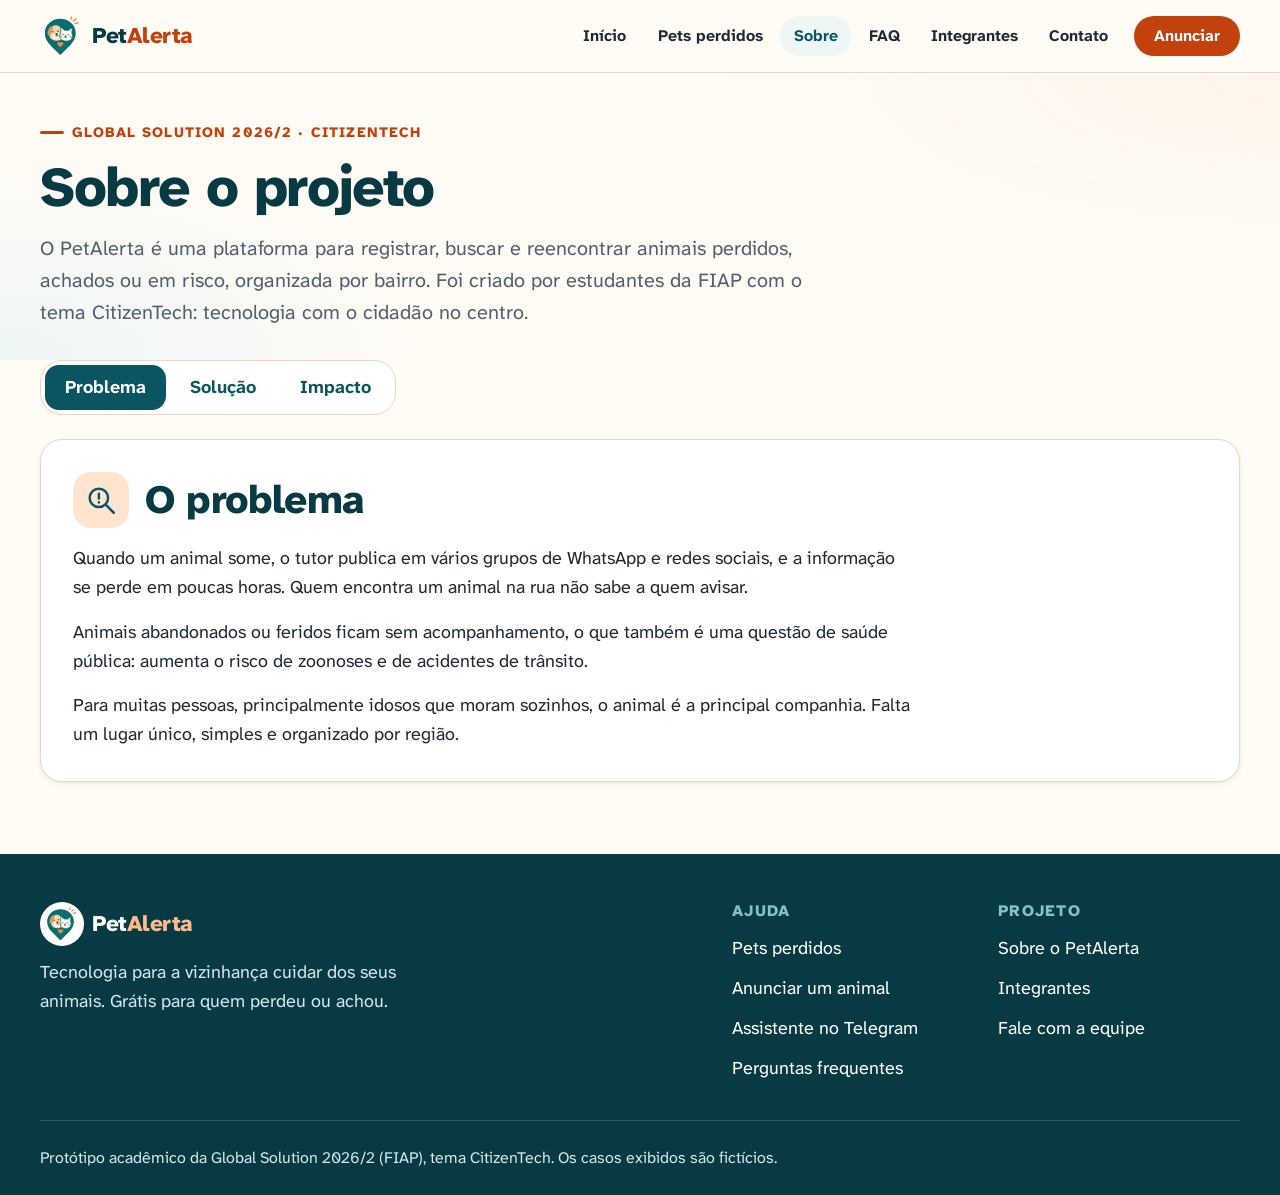
<file: sobre.html>
<!DOCTYPE html>
<html lang="pt-BR">

<head>
    <meta charset="UTF-8">
    <meta name="viewport" content="width=device-width, initial-scale=1">
    <meta name="description"
        content="Conheça o problema, a solução e o impacto do PetAlerta, projeto da Global Solution 2026/2 da FIAP com o tema CitizenTech.">
    <meta name="theme-color" content="#0B5563">
    <title>Sobre o projeto — PetAlerta</title>
    <link rel="icon" href="assets/icons/PetAlerta.svg" type="image/svg+xml">
    <link rel="preconnect" href="https://fonts.googleapis.com">
    <link rel="preconnect" href="https://fonts.gstatic.com" crossorigin>
    <link rel="stylesheet"
        href="https://fonts.googleapis.com/css2?family=Atkinson+Hyperlegible+Next:wght@400..800&display=swap">
    <link rel="stylesheet" href="css/base.css">
    <link rel="stylesheet" href="css/componentes.css">
    <link rel="stylesheet" href="css/paginas.css">
    <script src="js/menu.js" defer></script>
    <script src="js/sobre.js" defer></script>
</head>

<body>
    <a class="pular-conteudo" href="#conteudo">Pular para o conteúdo</a>

    <script>
  window.watsonAssistantChatOptions = {
    integrationID: "226b3cbd-8dcc-454a-9fbf-f39f413c59d6", // The ID of this integration.
    region: "https://integrations.au-syd.assistant.watson.appdomain.cloud", // The region your integration is hosted in.
    serviceInstanceID: "21504a1d-1d0d-41ef-acf8-0aa65034d2c6", // The ID of your service instance.
    onLoad: async (instance) => { await instance.render(); }
  };
  setTimeout(function(){
    const t=document.createElement('script');
    t.src="https://web-chat.global.assistant.watson.appdomain.cloud/versions/" + (window.watsonAssistantChatOptions.clientVersion || 'latest') + "/WatsonAssistantChatEntry.js";
    document.head.appendChild(t);
  });
    </script>

    <header class="cabecalho">
        <div class="container cabecalho__interno">
            <a class="marca" href="index.html">
                <img class="marca__icone" src="assets/icons/PetAlerta.svg" alt="" width="44" height="44">
                <span class="marca__nome">Pet<span>Alerta</span></span>
            </a>

            <button class="botao-menu" type="button" aria-label="Menu" aria-expanded="false"
                aria-controls="menu-principal">
                <span class="botao-menu__barra"></span>
                <span class="botao-menu__barra"></span>
                <span class="botao-menu__barra"></span>
            </button>

            <nav class="menu" id="menu-principal" aria-label="Menu principal">
                <ul class="menu__lista">
                    <li><a class="menu__link" href="index.html">Início</a></li>
                    <li><a class="menu__link" href="pets.html">Pets perdidos</a></li>
                    <li><a class="menu__link" href="sobre.html" aria-current="page">Sobre</a></li>
                    <li><a class="menu__link" href="faq.html">FAQ</a></li>
                    <li><a class="menu__link" href="integrantes.html">Integrantes</a></li>
                    <li><a class="menu__link" href="contato.html">Contato</a></li>
                    <li><a class="menu__link menu__link--destaque" href="anunciar.html">Anunciar</a></li>
                </ul>
            </nav>
        </div>
    </header>

    <main id="conteudo">
        <section class="topo-pagina" aria-labelledby="titulo-pagina">
            <div class="container topo-pagina__conteudo">
                <p class="sobretitulo">Global Solution 2026/2 · CitizenTech</p>
                <h1 id="titulo-pagina">Sobre o projeto</h1>
                <p class="texto-apoio">O PetAlerta é uma plataforma para registrar, buscar e reencontrar animais
                    perdidos, achados ou em risco, organizada por bairro. Foi criado por estudantes da FIAP com o tema
                    CitizenTech: tecnologia com o cidadão no centro.</p>
            </div>
        </section>

        <section class="secao secao--sem-topo">
            <div class="container">
                <div class="abas__lista" role="tablist" aria-label="Sobre o PetAlerta">
                    <button class="abas__botao" type="button" role="tab" id="aba-problema"
                        aria-controls="painel-problema" aria-selected="true">Problema</button>
                    <button class="abas__botao" type="button" role="tab" id="aba-solucao" aria-controls="painel-solucao"
                        aria-selected="false">Solução</button>
                    <button class="abas__botao" type="button" role="tab" id="aba-impacto" aria-controls="painel-impacto"
                        aria-selected="false">Impacto</button>
                </div>

                <section class="cartao abas__painel" id="painel-problema" role="tabpanel"
                    aria-labelledby="aba-problema">
                    <div class="abas__cabecalho">
                        <span class="icone-bolha icone-bolha--acao"><img src="assets/icons/perdi.svg" alt="" width="34"
                                height="34"></span>
                        <h2>O problema</h2>
                    </div>
                    <p>Quando um animal some, o tutor publica em vários grupos de WhatsApp e redes sociais, e a
                        informação se perde em poucas horas. Quem encontra um animal na rua não sabe a quem avisar.</p>
                    <p>Animais abandonados ou feridos ficam sem acompanhamento, o que também é uma questão de saúde
                        pública: aumenta o risco de zoonoses e de acidentes de trânsito.</p>
                    <p>Para muitas pessoas, principalmente idosos que moram sozinhos, o animal é a principal companhia.
                        Falta um lugar único, simples e organizado por região.</p>
                </section>

                <section class="cartao abas__painel" id="painel-solucao" role="tabpanel" aria-labelledby="aba-solucao"
                    hidden>
                    <div class="abas__cabecalho">
                        <span class="icone-bolha"><img src="assets/icons/combinacao.svg" alt="" width="34"
                                height="34"></span>
                        <h2>A solução</h2>
                    </div>
                    <p><strong>Objetivo:</strong> diminuir o tempo até o reencontro e dar um destino aos animais em
                        risco, usando a própria vizinhança como rede de apoio.</p>
                    <p><strong>Proposta da equipe:</strong> o cidadão registra o caso pelo site ou pelo assistente
                        virtual (Webchat e <a href="index.html#telegram">Telegram</a>, com texto ou áudio). O sistema
                        cruza os casos de "perdido" e "achado" e sugere combinações.</p>
                    <ul class="lista-check">
                        <li>O mapa da busca mostra os avistamentos e a área por onde o animal pode ter andado.</li>
                        <li>O tutor nunca paga: quem sustenta a plataforma são clínicas, pet shops e prefeituras
                            parceiras.</li>
                        <li>Telefone e endereço nunca aparecem publicamente. O contato passa pelo sistema.</li>
                        <li>Casos de animais em risco são encaminhados a ONGs, clínicas e órgãos públicos.</li>
                        <li>Textos simples, bom contraste e áudio no Telegram para quem tem dificuldade com tecnologia.
                        </li>
                    </ul>
                </section>

                <section class="cartao abas__painel" id="painel-impacto" role="tabpanel" aria-labelledby="aba-impacto"
                    hidden>
                    <div class="abas__cabecalho">
                        <span class="icone-bolha icone-bolha--sucesso"><img src="assets/icons/casa.svg" alt=""
                                width="34" height="34"></span>
                        <h2>O impacto</h2>
                    </div>
                    <p>Medimos o resultado por quatro indicadores: animais cadastrados e reencontrados, tempo médio até
                        o reencontro, bairros com mais casos e animais encaminhados a parceiros.</p>
                    <p>Esses dados, reunidos por bairro, ajudam a prefeitura a planejar campanhas de castração e ações
                        de controle de zoonoses.</p>
                    <div class="ods">
                        <article class="icone-texto ods__item ods__item--3">
                            <span class="ods__numero" aria-hidden="true">3</span>
                            <div>
                                <h3>ODS 3 — Saúde e bem-estar</h3>
                                <p>Apoia o bem-estar emocional dos tutores e a prevenção de zoonoses, ao dar
                                    encaminhamento a animais abandonados.</p>
                            </div>
                        </article>
                        <article class="icone-texto ods__item ods__item--11">
                            <span class="ods__numero" aria-hidden="true">11</span>
                            <div>
                                <h3>ODS 11 — Cidades e comunidades sustentáveis</h3>
                                <p>Fortalece a colaboração entre vizinhos, ONGs e poder público no cuidado com os
                                    espaços e a vida do bairro.</p>
                            </div>
                        </article>
                    </div>
                </section>
            </div>
        </section>
    </main>

    <footer class="rodape">
        <div class="container rodape__grade">
            <div class="rodape__marca">
                <a class="marca marca--clara" href="index.html">
                    <img class="marca__icone" src="assets/icons/PetAlerta.svg" alt="" width="44" height="44">
                    <span class="marca__nome">Pet<span>Alerta</span></span>
                </a>
                <p>Tecnologia para a vizinhança cuidar dos seus animais. Grátis para quem perdeu ou achou.</p>
            </div>
            <nav class="rodape__navegacao" aria-label="Links do rodapé">
                <div>
                    <h2 class="rodape__titulo">Ajuda</h2>
                    <ul class="rodape__links">
                        <li><a href="pets.html">Pets perdidos</a></li>
                        <li><a href="anunciar.html">Anunciar um animal</a></li>
                        <li><a href="index.html#telegram">Assistente no Telegram</a></li>
                        <li><a href="faq.html">Perguntas frequentes</a></li>
                    </ul>
                </div>
                <div>
                    <h2 class="rodape__titulo">Projeto</h2>
                    <ul class="rodape__links">
                        <li><a href="sobre.html">Sobre o PetAlerta</a></li>
                        <li><a href="integrantes.html">Integrantes</a></li>
                        <li><a href="contato.html">Fale com a equipe</a></li>
                    </ul>
                </div>
            </nav>
        </div>
        <div class="container rodape__base">
            <p>Protótipo acadêmico da Global Solution 2026/2 (FIAP), tema CitizenTech. Os casos exibidos são fictícios.
            </p>
        </div>
    </footer>
</body>

</html>
</file>
<file: css/base.css>
/* ==========================================================
    PetAlerta — base.css
    Fundamentos usados em todas as páginas.
    1. Variáveis   2. Reset   3. Elementos   4. Layout   5. Utilitários
   ========================================================== */

/* ---------- 1. Variáveis ---------- */
:root {
    /* Paleta da marca (cores "cruas").
       Os componentes não usam estas: usam os papéis logo abaixo. */
    --branco: #FFFFFF;

    --petroleo-50: #EEF6F6;
    --petroleo-100: #D3E9EA;
    --petroleo-300: #86C2C5;
    --petroleo-700: #0B5563;
    --petroleo-900: #083A43;

    --laranja-50: #FFF4EB;
    --laranja-100: #FFE4CF;
    --laranja-300: #FDBA8C;
    --laranja-600: #C2410C;
    --laranja-700: #9A3412;

    --areia-50: #FFFBF5;
    --areia-100: #FBF3E8;
    --areia-200: #F4EBDD;
    --areia-300: #E6D8C5;

    /* Azul do Telegram, um pouco mais escuro que o original
       para o texto branco ter contraste AA (4,9:1) */
    --ceu-50: #EAF5FB;
    --ceu-100: #D2E9F6;
    --ceu-600: #1877AB;
    --ceu-700: #13699A;

    --grafite-950: #141D24;
    --grafite-900: #1F2933;
    --grafite-600: #52606D;
    --grafite-400: #7B8794;

    /* Papéis das cores: o que cada cor significa no site.
       Escala de cada cor: suave (50) → clara (100) → média (300) → cor → forte */
    --cor-fundo: var(--areia-50);
    --cor-superficie: var(--branco);
    --cor-superficie-suave: var(--areia-100);
    --cor-borda: var(--areia-300);
    --cor-borda-campo: var(--grafite-400);

    --cor-texto: var(--grafite-900);
    --cor-texto-suave: var(--grafite-600);
    --cor-texto-apagado: var(--grafite-400);
    --cor-texto-invertido: var(--branco);
    --cor-titulo: var(--petroleo-900);

    --cor-marca-suave: var(--petroleo-50);
    --cor-marca-clara: var(--petroleo-100);
    --cor-marca-media: var(--petroleo-300);
    --cor-marca: var(--petroleo-700);
    --cor-marca-forte: var(--petroleo-900);

    --cor-acao-suave: var(--laranja-50);
    --cor-acao-clara: var(--laranja-100);
    --cor-acao-media: var(--laranja-300);
    --cor-acao: var(--laranja-600);
    --cor-acao-forte: var(--laranja-700);

    --cor-telegram-suave: var(--ceu-50);
    --cor-telegram-clara: var(--ceu-100);
    --cor-telegram: var(--ceu-600);
    --cor-telegram-forte: var(--ceu-700);

    /* Detalhes em destaque (sobretítulos, o "Alerta" da marca) e contorno de foco.
       Os fundos escuros trocam estes dois por um laranja mais claro. */
    --cor-acento: var(--cor-acao);
    --cor-foco: var(--cor-acao);

    /* Situação de cada caso. A cor sempre vem junto de um texto. */
    --cor-perdido: #B42318;
    --cor-perdido-fundo: #FEE4E2;
    --cor-achado: #175CD3;
    --cor-achado-fundo: #D1E9FF;
    --cor-risco: #93370D;
    --cor-risco-fundo: #FEF0C7;
    --cor-reencontrado: #067647;
    --cor-reencontrado-fundo: #DCFAE6;
    --cor-erro: var(--cor-perdido);
    --cor-erro-fundo: #FFFBFA;
    --cor-sucesso: var(--cor-reencontrado);

    /* Tipografia: Atkinson Hyperlegible foi criada para leitores com baixa visão */
    --fonte: "Atkinson Hyperlegible Next", "Atkinson Hyperlegible", system-ui, sans-serif;
    --texto-pp: 0.875rem;
    --texto-p: 1rem;
    --texto-m: 1.125rem;
    --texto-g: 1.25rem;
    --titulo-3: 1.3rem;
    --titulo-2: clamp(1.75rem, 1.35rem + 1.5vw, 2.5rem);
    --titulo-1: clamp(2.125rem, 1.5rem + 2.8vw, 3.5rem);

    /* Espaçamentos */
    --espaco-1: 0.25rem;
    --espaco-2: 0.5rem;
    --espaco-3: 0.75rem;
    --espaco-4: 1rem;
    --espaco-5: 1.5rem;
    --espaco-6: 2rem;
    --espaco-7: 3rem;
    --espaco-8: 4.5rem;
    --espaco-secao: var(--espaco-7); /* em cima e embaixo de cada seção */
    --espaco-cartao: var(--espaco-5); /* dentro dos cartões */

    /* Formas e movimento */
    --raio-p: 8px;
    --raio: 14px;
    --raio-g: 22px;
    --raio-total: 999px;
    --sombra-1: 0 1px 2px rgb(31 41 51 / 0.06), 0 2px 6px rgb(31 41 51 / 0.06);
    --sombra-2: 0 6px 16px rgb(31 41 51 / 0.1), 0 2px 4px rgb(31 41 51 / 0.05);
    --sombra-3: 0 20px 48px rgb(8 58 67 / 0.2);
    --transicao: 180ms ease;

    --largura-maxima: 1200px;
    --altura-cabecalho: 72px;
}

/* Telas maiores ganham mais respiro: basta trocar as variáveis */
@media (min-width: 768px) {
    :root {
        --espaco-cartao: var(--espaco-6);
    }
}

@media (min-width: 1024px) {
    :root {
        --espaco-secao: var(--espaco-8);
    }
}

/* ---------- 2. Reset ---------- */
*,
*::before,
*::after {
    box-sizing: border-box;
}

* {
    margin: 0;
}

html {
    -webkit-text-size-adjust: 100%;
    /* Âncoras não ficam escondidas atrás do cabeçalho fixo */
    scroll-padding-top: calc(var(--altura-cabecalho) + var(--espaco-4));
}

/* Listas com classe são componentes: tiram os marcadores padrão */
ul[class],
ol[class] {
    padding: 0;
    list-style: none;
}

img,
svg {
    display: block;
    max-width: 100%;
}

img {
    height: auto;
}

/* Campos e botões usam a mesma fonte do resto do site */
button,
input,
select,
textarea {
    font: inherit;
    color: inherit;
}

/* ---------- 3. Elementos ---------- */
body {
    min-height: 100vh;
    font-family: var(--fonte);
    font-size: var(--texto-m);
    line-height: 1.6;
    color: var(--cor-texto);
    background-color: var(--cor-fundo);
    overflow-wrap: break-word;
    -webkit-font-smoothing: antialiased;
}

h1,
h2,
h3,
h4 {
    font-weight: 800;
    line-height: 1.15;
    letter-spacing: -0.01em;
    color: var(--cor-titulo);
    text-wrap: balance;
}

h1 {
    font-size: var(--titulo-1);
    letter-spacing: -0.025em;
}

h2 {
    font-size: var(--titulo-2);
    letter-spacing: -0.02em;
}

h3 {
    font-size: var(--titulo-3);
    font-weight: 700;
}

h4 {
    font-size: var(--texto-m);
    font-weight: 700;
}

p {
    text-wrap: pretty;
}

a {
    color: var(--cor-marca);
    text-decoration-thickness: 0.08em;
    text-underline-offset: 0.18em;
}

a:hover {
    color: var(--cor-acao-forte);
}

strong,
b {
    font-weight: 700;
}

:focus-visible {
    outline: 3px solid var(--cor-foco);
    outline-offset: 3px;
}

::selection {
    background-color: var(--cor-acao-clara);
}

[hidden] {
    display: none !important;
}

@media (prefers-reduced-motion: no-preference) {
    html {
        scroll-behavior: smooth;
    }
}

/* ---------- 4. Layout ---------- */
.container {
    width: min(100% - 2 * var(--espaco-4), var(--largura-maxima));
    margin-inline: auto;
}

@media (min-width: 768px) {
    .container {
        width: min(100% - 2 * var(--espaco-6), var(--largura-maxima));
    }
}

.secao {
    padding-block: var(--espaco-secao);
}

.secao--sem-topo {
    padding-top: 0;
}

.secao--clara {
    background-color: var(--cor-superficie);
}

/* Seção escura: troca os papéis das cores e todo o conteúdo se adapta */
.secao--marca {
    --cor-titulo: var(--cor-texto-invertido);
    --cor-texto: var(--cor-texto-invertido);
    --cor-texto-suave: var(--cor-marca-clara);
    --cor-acento: var(--cor-acao-media);
    --cor-foco: var(--cor-acao-media);
    color: var(--cor-texto);
    background-color: var(--cor-marca);
}

/* Título de seção: sobretítulo + h2 + texto de apoio */
.cabecalho-secao {
    display: grid;
    gap: var(--espaco-3);
    justify-items: start;
    max-width: 46rem;
    margin-bottom: var(--espaco-6);
}

.cabecalho-secao--centro {
    justify-items: center;
    margin-inline: auto;
    text-align: center;
}

.sobretitulo {
    display: inline-flex;
    align-items: center;
    gap: var(--espaco-2);
    font-size: 0.9rem;
    font-weight: 800;
    letter-spacing: 0.08em;
    text-transform: uppercase;
    color: var(--cor-acento);
}

.sobretitulo::before {
    content: "";
    width: 1.5rem;
    height: 3px;
    background-color: currentColor;
    border-radius: 2px;
}

.texto-apoio {
    max-width: 62ch;
    font-size: var(--texto-g);
    color: var(--cor-texto-suave);
}

/* Grade que se ajusta sozinha: cada item tem pelo menos --grade-min de largura */
.grade {
    display: grid;
    gap: var(--espaco-5);
    grid-template-columns: repeat(auto-fill, minmax(min(100%, var(--grade-min, 16rem)), 1fr));
}

.grade--cards {
    --grade-min: 16.5rem;
}

.grade--equipe {
    --grade-min: 12.5rem;
}

/* Grade fixa de 3 colunas (2 no tablet), para conjuntos com número certo de itens */
@media (min-width: 640px) {
    .grade--3 {
        grid-template-columns: repeat(2, 1fr);
    }
}

@media (min-width: 1024px) {
    .grade--3 {
        grid-template-columns: repeat(3, 1fr);
    }
}

/* ---------- 5. Utilitários ---------- */

/* Esconde da tela, mas mantém para leitores de tela */
.visualmente-oculto {
    position: absolute !important;
    width: 1px;
    height: 1px;
    padding: 0;
    margin: -1px;
    overflow: hidden;
    clip: rect(0 0 0 0);
    white-space: nowrap;
    border: 0;
}

/* Espaço entre parágrafos de um texto corrido */
.fluxo > * + * {
    margin-top: var(--fluxo-espaco, 1em);
}
</file>
<file: css/componentes.css>
/* ==========================================================
    PetAlerta — componentes.css
    Peças reaproveitadas em várias páginas.
    1. Situações        2. Pular conteúdo   3. Marca
    4. Cabeçalho/menu   5. Botões           6. Cartão
    7. Selo             8. Ícone em bolha   9. Listas
    10. Formulários     11. Mensagens       12. Modal
    13. Abas            14. Acordeão        15. Card de caso
    16. Balão flutuante 17. Rodapé
   ========================================================== */

/* ---------- 1. Situações ----------
    O atributo data-situacao diz O QUE o elemento é (perdido, achado...).
    Aqui ele vira duas variáveis, --tom e --tom-fundo, que selos, cards,
    pinos e áreas do mapa usam. Assim cada cor é definida uma vez só. */
[data-situacao="perdido"] {
    --tom: var(--cor-perdido);
    --tom-fundo: var(--cor-perdido-fundo);
}

[data-situacao="achado"] {
    --tom: var(--cor-achado);
    --tom-fundo: var(--cor-achado-fundo);
}

[data-situacao="risco"] {
    --tom: var(--cor-risco);
    --tom-fundo: var(--cor-risco-fundo);
}

[data-situacao="reencontrado"] {
    --tom: var(--cor-reencontrado);
    --tom-fundo: var(--cor-reencontrado-fundo);
}

/* ---------- 2. Pular para o conteúdo (aparece só com Tab) ---------- */
.pular-conteudo {
    position: absolute;
    top: var(--espaco-2);
    left: var(--espaco-4);
    z-index: 100;
    padding: var(--espaco-2) var(--espaco-4);
    font-weight: 700;
    background-color: var(--cor-superficie);
    border-radius: var(--raio);
    box-shadow: var(--sombra-2);
    translate: 0 -200%;
}

.pular-conteudo:focus {
    translate: 0 0;
}

/* ---------- 3. Marca (logo + nome) ---------- */
.marca {
    display: inline-flex;
    align-items: center;
    gap: var(--espaco-2);
    font-size: 1.4rem;
    font-weight: 800;
    letter-spacing: -0.02em;
    color: var(--cor-marca-forte);
    text-decoration: none;
}

.marca:hover {
    color: var(--cor-marca-forte);
}

.marca__icone {
    width: 44px;
    height: 44px;
}

.marca__nome span {
    color: var(--cor-acento);
}

/* Versão para fundo escuro (rodapé) */
.marca--clara,
.marca--clara:hover {
    color: var(--cor-texto-invertido);
}

.marca--clara .marca__icone {
    padding: 3px;
    background-color: var(--cor-superficie);
    border-radius: 50%;
}

/* ---------- 4. Cabeçalho e menu ---------- */
.cabecalho {
    position: sticky;
    top: 0;
    z-index: 50;
    background-color: var(--cor-fundo);
    background-color: color-mix(in srgb, var(--cor-fundo) 90%, transparent);
    border-bottom: 1px solid var(--cor-borda);
    backdrop-filter: saturate(1.4) blur(10px);
}

.cabecalho__interno {
    display: flex;
    align-items: center;
    justify-content: space-between;
    gap: var(--espaco-4);
    min-height: var(--altura-cabecalho);
}

/* Botão hambúrguer: as três barras viram um X quando o menu abre */
.botao-menu {
    display: inline-grid;
    place-content: center;
    gap: 5px;
    width: 48px;
    height: 48px;
    background-color: var(--cor-superficie);
    border: 2px solid var(--cor-marca);
    border-radius: var(--raio);
    cursor: pointer;
}

.botao-menu__barra {
    display: block;
    width: 22px;
    height: 2.5px;
    background-color: var(--cor-marca);
    border-radius: 2px;
    transition: transform var(--transicao), opacity var(--transicao);
}

.botao-menu[aria-expanded="true"] .botao-menu__barra:nth-child(1) {
    transform: translateY(7.5px) rotate(45deg);
}

.botao-menu[aria-expanded="true"] .botao-menu__barra:nth-child(2) {
    opacity: 0;
}

.botao-menu[aria-expanded="true"] .botao-menu__barra:nth-child(3) {
    transform: translateY(-7.5px) rotate(-45deg);
}

/* No celular o menu é um painel que abre embaixo do cabeçalho.
   Quem controla é o aria-expanded do botão (o JS só troca esse valor). */
.menu {
    display: none;
    position: absolute;
    top: 100%;
    left: 0;
    right: 0;
    padding: var(--espaco-3) var(--espaco-4) var(--espaco-5);
    background-color: var(--cor-superficie);
    border-bottom: 1px solid var(--cor-borda);
    box-shadow: var(--sombra-2);
}

.botao-menu[aria-expanded="true"] + .menu {
    display: block;
}

.menu__lista {
    display: grid;
    gap: var(--espaco-1);
}

.menu__link {
    display: block;
    padding: 0.7rem 1rem;
    font-weight: 700;
    color: var(--cor-texto);
    text-decoration: none;
    border-radius: var(--raio);
    transition: color var(--transicao), background-color var(--transicao);
}

.menu__link:hover,
.menu__link[aria-current="page"] {
    color: var(--cor-marca);
    background-color: var(--cor-marca-suave);
}

.menu__link--destaque,
.menu__link--destaque[aria-current="page"] {
    margin-top: var(--espaco-2);
    color: var(--cor-texto-invertido);
    text-align: center;
    background-color: var(--cor-acao);
    border-radius: var(--raio-total);
}

.menu__link--destaque:hover {
    color: var(--cor-texto-invertido);
    background-color: var(--cor-acao-forte);
}

@media (min-width: 1024px) {
    .botao-menu {
        display: none;
    }

    .menu {
        display: block;
        position: static;
        padding: 0;
        background: none;
        border: 0;
        box-shadow: none;
    }

    .menu__lista {
        display: flex;
        align-items: center;
        gap: var(--espaco-1);
    }

    .menu__link {
        padding: 0.45rem 0.85rem;
        font-size: var(--texto-p);
        border-radius: var(--raio-total);
    }

    .menu__link--destaque,
    .menu__link--destaque[aria-current="page"] {
        margin: 0 0 0 var(--espaco-2);
        padding-inline: 1.25rem;
    }
}

/* ---------- 5. Botões ----------
   Cada variação só troca as variáveis; o visual é escrito uma vez em .botao */
.botao {
    --botao-texto: var(--cor-texto-invertido);
    --botao-fundo: var(--cor-acao);
    --botao-borda: var(--cor-acao);
    --botao-texto-hover: var(--cor-texto-invertido);
    --botao-fundo-hover: var(--cor-acao-forte);

    display: inline-flex;
    align-items: center;
    justify-content: center;
    gap: var(--espaco-2);
    min-height: 48px;
    padding: 0.7rem 1.4rem;
    font-weight: 700;
    line-height: 1.2;
    text-align: center;
    text-decoration: none;
    color: var(--botao-texto);
    background-color: var(--botao-fundo);
    border: 2px solid var(--botao-borda);
    border-radius: var(--raio-total);
    cursor: pointer;
    transition: color var(--transicao), background-color var(--transicao), border-color var(--transicao), translate var(--transicao);
}

.botao:hover {
    color: var(--botao-texto-hover);
    background-color: var(--botao-fundo-hover);
    border-color: var(--botao-fundo-hover);
}

.botao:active {
    translate: 0 1px;
}

.botao--secundario {
    --botao-texto: var(--cor-marca);
    --botao-fundo: var(--cor-superficie);
    --botao-borda: var(--cor-marca);
    --botao-fundo-hover: var(--cor-marca);
}

.botao--fantasma {
    --botao-texto: var(--cor-marca);
    --botao-fundo: transparent;
    --botao-borda: transparent;
    --botao-texto-hover: var(--cor-marca-forte);
    --botao-fundo-hover: var(--cor-marca-suave);
}

.botao--claro {
    --botao-texto: var(--cor-marca);
    --botao-fundo: var(--cor-superficie);
    --botao-borda: var(--cor-superficie);
    --botao-texto-hover: var(--cor-marca-forte);
    --botao-fundo-hover: var(--cor-marca-suave);
}

/* Abre a conversa com o assistente no Telegram */
.botao--telegram {
    --botao-fundo: var(--cor-telegram);
    --botao-borda: var(--cor-telegram);
    --botao-fundo-hover: var(--cor-telegram-forte);
}

.botao--pequeno {
    min-height: 40px;
    padding: 0.45rem 1rem;
    font-size: var(--texto-p);
}

/* No celular o botão grande só fica mais alto; a letra cresce a partir do tablet */
.botao--grande {
    min-height: 56px;
    padding: 0.85rem 1.25rem;
}

@media (min-width: 640px) {
    .botao--grande {
        padding-inline: 1.75rem;
        font-size: var(--texto-g);
    }
}

.botao--icone {
    width: 44px;
    min-height: 44px;
    padding: 0;
    font-size: 1.5rem;
    line-height: 1;
}

.botao--largo {
    width: 100%;
}

.botao img,
.botao svg {
    width: 1.25em;
    height: 1.25em;
    flex-shrink: 0;
}

/* ---------- 6. Cartão (caixa branca com borda) ---------- */
.cartao {
    padding: var(--espaco-cartao);
    background-color: var(--cor-superficie);
    border: 1px solid var(--cor-borda);
    border-radius: var(--raio-g);
    box-shadow: var(--sombra-1);
}

.cartao--suave {
    background-color: var(--cor-superficie-suave);
    box-shadow: none;
}

/* ---------- 7. Selo de situação (sempre com texto, nunca só cor) ---------- */
.selo {
    display: inline-flex;
    align-items: center;
    gap: 0.4em;
    padding: 0.15rem 0.7rem;
    font-size: var(--texto-pp);
    font-weight: 700;
    line-height: 1.5;
    color: var(--tom, var(--cor-marca));
    background-color: var(--tom-fundo, var(--cor-marca-suave));
    border-radius: var(--raio-total);
}

.selo::before {
    content: "";
    width: 0.5em;
    height: 0.5em;
    background-color: currentColor;
    border-radius: 50%;
}

/* ---------- 8. Ícone dentro de uma bolha colorida ---------- */
.icone-bolha {
    display: inline-grid;
    flex-shrink: 0;
    place-items: center;
    width: 3.5rem;
    height: 3.5rem;
    background-color: var(--cor-marca-suave);
    border-radius: 18px;
}

.icone-bolha img {
    width: 60%;
    height: 60%;
}

.icone-bolha--acao {
    background-color: var(--cor-acao-clara);
}

.icone-bolha--sucesso {
    background-color: var(--cor-reencontrado-fundo);
}

/* Bolha branca, para fundos já coloridos */
.icone-bolha--clara {
    background-color: var(--cor-superficie);
    box-shadow: var(--sombra-1);
}

.icone-bolha--grande {
    width: 4.5rem;
    height: 4.5rem;
    border-radius: 22px;
}

/* Ícone ao lado de um texto curto (título + parágrafo) */
.icone-texto {
    display: flex;
    align-items: flex-start;
    gap: var(--espaco-4);
}

.icone-texto :is(h2, h3) {
    margin-bottom: var(--espaco-1);
    font-size: var(--texto-m);
}

.icone-texto p {
    font-size: var(--texto-p);
    color: var(--cor-texto-suave);
}

/* ---------- 9. Listas ---------- */

/* Itens com um ✓ na frente */
.lista-check {
    display: grid;
    gap: var(--espaco-2);
}

.lista-check li {
    position: relative;
    padding-left: 2rem;
}

.lista-check li::before {
    content: "";
    position: absolute;
    left: 0;
    top: 0.2em;
    width: 1.3rem;
    height: 1.3rem;
    background: var(--cor-marca-suave) url("data:image/svg+xml,%3Csvg xmlns='http://www.w3.org/2000/svg' viewBox='0 0 24 24' fill='none' stroke='%230B5563' stroke-width='3.5' stroke-linecap='round' stroke-linejoin='round'%3E%3Cpath d='m5 12.5 4.5 4.5L19 7.5'/%3E%3C/svg%3E") center / 0.8rem no-repeat;
    border-radius: 50%;
}

/* Passo a passo com número em bolinha (a cor pode mudar com --cor-numero) */
.lista-numerada {
    display: grid;
    gap: var(--espaco-3);
    counter-reset: item;
}

.lista-numerada li {
    position: relative;
    padding-left: 2.6rem;
    counter-increment: item;
}

.lista-numerada li::before {
    content: counter(item);
    position: absolute;
    left: 0;
    top: -0.05em;
    display: grid;
    place-items: center;
    width: 1.85rem;
    height: 1.85rem;
    font-size: 0.95rem;
    font-weight: 800;
    color: var(--cor-texto-invertido);
    background-color: var(--cor-numero, var(--cor-acao));
    border-radius: 50%;
}

/* ---------- 10. Formulários ---------- */
.formulario {
    display: grid;
    gap: var(--espaco-5);
}

/* Grupo de campos (fieldset + legend) */
.formulario__grupo {
    display: grid;
    gap: var(--espaco-4);
    min-width: 0;
    padding: 0;
    border: 0;
}

.formulario__legenda {
    padding: 0;
    margin-bottom: var(--espaco-1);
    font-size: var(--texto-g);
    font-weight: 800;
    color: var(--cor-titulo);
}

/* Dois campos lado a lado a partir do tablet */
.formulario__linha {
    display: grid;
    gap: var(--espaco-4);
}

@media (min-width: 640px) {
    .formulario__linha {
        grid-template-columns: repeat(2, 1fr);
    }
}

.campo {
    display: grid;
    gap: var(--espaco-1);
    align-content: start;
    min-width: 0;
}

.campo__rotulo {
    font-weight: 700;
}

.campo__opcional {
    font-weight: 400;
    color: var(--cor-texto-suave);
}

.campo__entrada {
    width: 100%;
    min-height: 50px;
    padding: 0.65rem 0.9rem;
    background-color: var(--cor-superficie);
    border: 2px solid var(--cor-borda-campo);
    border-radius: var(--raio);
    transition: border-color var(--transicao), background-color var(--transicao);
}

.campo__entrada:hover {
    border-color: var(--cor-texto-suave);
}

.campo__entrada:focus {
    border-color: var(--cor-marca);
}

.campo__entrada::placeholder {
    color: var(--cor-texto-apagado);
}

textarea.campo__entrada {
    min-height: 140px;
    resize: vertical;
}

/* Seta própria no select, igual em todos os navegadores */
select.campo__entrada {
    padding-right: 2.75rem;
    background-image: url("data:image/svg+xml,%3Csvg xmlns='http://www.w3.org/2000/svg' viewBox='0 0 24 24' fill='none' stroke='%230B5563' stroke-width='2.5' stroke-linecap='round' stroke-linejoin='round'%3E%3Cpath d='m6 9 6 6 6-6'/%3E%3C/svg%3E");
    background-position: right 0.9rem center;
    background-repeat: no-repeat;
    background-size: 1.1rem;
    appearance: none;
    cursor: pointer;
}

/* Estado de erro: borda vermelha + mensagem com ícone */
.campo__entrada[aria-invalid="true"] {
    border-color: var(--cor-erro);
    background-color: var(--cor-erro-fundo);
}

.campo__erro {
    font-size: var(--texto-p);
    font-weight: 700;
    color: var(--cor-erro);
}

.campo__erro:not(:empty)::before {
    content: "⚠ ";
    content: "⚠ " / "";
}

/* Escolha em cartões (rádios estilizados) */
.escolha {
    display: grid;
    gap: var(--espaco-3);
}

@media (min-width: 640px) {
    .escolha {
        grid-template-columns: repeat(2, 1fr);
    }
}

.escolha__opcao {
    position: relative;
}

.escolha__radio {
    position: absolute;
    opacity: 0;
}

.escolha__rotulo {
    display: flex;
    align-items: center;
    gap: var(--espaco-4);
    height: 100%;
    min-height: 84px;
    padding: var(--espaco-4);
    background-color: var(--cor-superficie);
    border: 2px solid var(--cor-borda);
    border-radius: var(--raio-g);
    cursor: pointer;
    transition: border-color var(--transicao), background-color var(--transicao);
}

.escolha__rotulo:hover {
    border-color: var(--cor-marca);
}

.escolha__texto {
    display: grid;
    flex: 1;
}

.escolha__texto strong {
    font-size: var(--texto-g);
    color: var(--cor-titulo);
}

.escolha__texto small {
    font-size: var(--texto-p);
    color: var(--cor-texto-suave);
}

/* Bolinha que mostra a opção marcada */
.escolha__rotulo::after {
    content: "";
    flex-shrink: 0;
    width: 1.5rem;
    height: 1.5rem;
    border: 2px solid var(--cor-borda-campo);
    border-radius: 50%;
}

.escolha__radio:checked + .escolha__rotulo {
    background-color: var(--cor-marca-suave);
    border-color: var(--cor-marca);
}

.escolha__radio:checked + .escolha__rotulo::after {
    background-color: var(--cor-marca);
    border-color: var(--cor-marca);
    box-shadow: inset 0 0 0 4px var(--cor-superficie);
}

.escolha__radio:focus-visible + .escolha__rotulo {
    outline: 3px solid var(--cor-foco);
    outline-offset: 3px;
}

.escolha__radio[aria-invalid="true"] + .escolha__rotulo {
    border-color: var(--cor-erro);
}

/* ---------- 11. Mensagens de retorno ---------- */
.mensagem {
    display: flex;
    align-items: flex-start;
    gap: var(--espaco-3);
    padding: var(--espaco-4) var(--espaco-5);
    font-weight: 700;
    color: var(--tom, var(--cor-marca));
    background-color: var(--tom-fundo, var(--cor-marca-suave));
    border: 2px solid currentColor;
    border-radius: var(--raio);
}

.mensagem--sucesso {
    --tom: var(--cor-sucesso);
    --tom-fundo: var(--cor-reencontrado-fundo);
}

.mensagem img {
    width: 1.5rem;
    height: 1.5rem;
    flex-shrink: 0;
}

/* ---------- 12. Modal (elemento nativo <dialog>) ----------
   margin: auto centraliza o <dialog> (o reset "* { margin: 0 }" tiraria isso) */
.modal {
    margin: auto;
    width: min(100% - 2rem, 34rem);
    max-height: calc(100vh - 2rem);
    max-height: calc(100dvh - 2rem);
    padding: 0;
    color: var(--cor-texto);
    background-color: var(--cor-superficie);
    border: 0;
    border-radius: var(--raio-g);
    box-shadow: var(--sombra-3);
}

/* O fundo do modal fica fora da página: por isso a cor vai escrita aqui
   (é o petróleo da marca com transparência) */
.modal::backdrop {
    background-color: rgb(8 58 67 / 0.55);
    backdrop-filter: blur(3px);
}

.modal__conteudo {
    display: grid;
    gap: var(--espaco-5);
    padding: var(--espaco-5);
}

@media (min-width: 640px) {
    .modal__conteudo {
        padding: var(--espaco-6);
    }
}

.modal__topo {
    display: flex;
    align-items: flex-start;
    justify-content: space-between;
    gap: var(--espaco-4);
}

.modal__topo h2 {
    font-size: 1.75rem;
}

.modal__subtitulo {
    margin-top: var(--espaco-1);
    color: var(--cor-texto-suave);
}

/* Agradecimento que aparece no lugar do formulário depois do envio */
.modal__sucesso {
    display: grid;
    gap: var(--espaco-4);
    justify-items: center;
    padding-block: var(--espaco-4);
    text-align: center;
}

.modal__sucesso:focus {
    outline: none;
}

@media (prefers-reduced-motion: no-preference) {
    .modal[open] {
        animation: modal-entrar 220ms ease-out;
    }
}

@keyframes modal-entrar {
    from {
        opacity: 0;
        translate: 0 16px;
    }
}

/* ---------- 13. Abas ---------- */
.abas__lista {
    display: inline-flex;
    flex-wrap: wrap;
    gap: var(--espaco-1);
    padding: var(--espaco-1);
    margin-bottom: var(--espaco-5);
    background-color: var(--cor-superficie);
    border: 1px solid var(--cor-borda);
    border-radius: var(--raio-g);
}

.abas__botao {
    min-height: 44px;
    padding: 0.5rem 1.25rem;
    font-weight: 700;
    color: var(--cor-marca);
    background: none;
    border: 0;
    border-radius: var(--raio);
    cursor: pointer;
    transition: color var(--transicao), background-color var(--transicao);
}

.abas__botao:hover {
    background-color: var(--cor-marca-suave);
}

.abas__botao[aria-selected="true"] {
    color: var(--cor-texto-invertido);
    background-color: var(--cor-marca);
}

/* ---------- 14. Acordeão (perguntas frequentes) ---------- */
.acordeao {
    display: grid;
    gap: var(--espaco-3);
    max-width: 52rem;
}

.acordeao__item {
    background-color: var(--cor-superficie);
    border: 1px solid var(--cor-borda);
    border-radius: var(--raio-g);
    transition: border-color var(--transicao), box-shadow var(--transicao);
}

.acordeao__item:has([aria-expanded="true"]) {
    border-color: var(--cor-marca-media);
    box-shadow: var(--sombra-2);
}

.acordeao__titulo {
    font-size: var(--texto-m);
}

.acordeao__botao {
    display: flex;
    align-items: center;
    justify-content: space-between;
    gap: var(--espaco-4);
    width: 100%;
    min-height: 64px;
    padding: var(--espaco-4) var(--espaco-5);
    font-weight: 700;
    text-align: left;
    color: var(--cor-titulo);
    background: none;
    border: 0;
    border-radius: var(--raio-g);
    cursor: pointer;
}

/* Sinal de + que vira − (duas barrinhas; a vertical gira) */
.acordeao__sinal {
    position: relative;
    flex-shrink: 0;
    width: 2rem;
    height: 2rem;
    background-color: var(--cor-marca-suave);
    border-radius: 50%;
}

.acordeao__sinal::before,
.acordeao__sinal::after {
    content: "";
    position: absolute;
    top: 50%;
    left: 50%;
    width: 12px;
    height: 2.5px;
    background-color: var(--cor-marca);
    border-radius: 2px;
    translate: -50% -50%;
    transition: rotate var(--transicao);
}

.acordeao__sinal::after {
    rotate: 90deg;
}

.acordeao__botao[aria-expanded="true"] .acordeao__sinal::after {
    rotate: 0deg;
}

.acordeao__resposta {
    padding: 0 var(--espaco-5) var(--espaco-5);
    color: var(--cor-texto-suave);
}

/* ---------- 15. Card de caso (Mural, Anunciar e Início) ---------- */
.ocorrencia {
    position: relative;
    display: flex;
    flex-direction: column;
    height: 100%;
    overflow: hidden;
    background-color: var(--cor-superficie);
    border: 1px solid var(--cor-borda);
    border-radius: var(--raio-g);
    box-shadow: var(--sombra-1);
    transition: translate var(--transicao), box-shadow var(--transicao), border-color var(--transicao);
}

.ocorrencia:hover {
    box-shadow: var(--sombra-2);
    translate: 0 -3px;
}

.ocorrencia--ativa {
    border-color: var(--tom);
    box-shadow: 0 0 0 3px var(--tom-fundo), var(--sombra-2);
}

.ocorrencia__foto {
    aspect-ratio: 4 / 3;
    background-color: var(--cor-superficie-suave);
}

.ocorrencia__foto svg,
.ocorrencia__foto img {
    width: 100%;
    height: 100%;
    object-fit: cover;
}

.ocorrencia__selo {
    position: absolute;
    top: var(--espaco-3);
    left: var(--espaco-3);
    box-shadow: var(--sombra-1);
}

.ocorrencia__corpo {
    display: flex;
    flex: 1;
    flex-direction: column;
    gap: var(--espaco-2);
    padding: var(--espaco-4) var(--espaco-5) var(--espaco-5);
}

.ocorrencia__titulo {
    font-size: var(--titulo-3);
}

.ocorrencia__subtitulo,
.ocorrencia__meta {
    font-size: var(--texto-p);
    color: var(--cor-texto-suave);
}

.ocorrencia__meta {
    display: flex;
    flex-wrap: wrap;
    gap: var(--espaco-1) var(--espaco-4);
}

.ocorrencia__meta li {
    display: inline-flex;
    align-items: center;
    gap: 0.35em;
}

.ocorrencia__meta img {
    width: 1.1rem;
    height: 1.1rem;
}

.ocorrencia__descricao {
    font-size: var(--texto-p);
}

.ocorrencia__rodape {
    display: flex;
    flex-wrap: wrap;
    gap: var(--espaco-2);
    margin-top: auto;
    padding-top: var(--espaco-3);
}

.ocorrencia__rodape .botao {
    flex: 1 1 auto;
}

/* Medidor de compatibilidade (resultado do Anunciar) */
.compatibilidade {
    display: grid;
    gap: var(--espaco-1);
    width: 100%;
    font-weight: 700;
    color: var(--cor-sucesso);
}

.compatibilidade__barra {
    height: 8px;
    overflow: hidden;
    background-color: var(--cor-reencontrado-fundo);
    border-radius: var(--raio-total);
}

.compatibilidade__barra span {
    display: block;
    width: var(--valor);
    height: 100%;
    background-color: var(--cor-sucesso);
    border-radius: inherit;
}

/* ---------- 16. Balão flutuante ----------
   Enfeite sobre ilustrações (sempre com aria-hidden no HTML).
   A posição de cada balão fica na seção onde ele aparece. */
.balao {
    position: absolute;
    display: flex;
    align-items: center;
    gap: var(--espaco-2);
    padding: 0.5rem 0.9rem;
    font-size: 0.9rem;
    font-weight: 700;
    white-space: nowrap;
    color: var(--cor-texto);
    background-color: var(--cor-superficie);
    border-radius: var(--raio-total);
    box-shadow: var(--sombra-2);
}

.balao img {
    width: 1.25rem;
    height: 1.25rem;
}

@media (prefers-reduced-motion: no-preference) {
    .balao {
        animation: flutuar 5s ease-in-out infinite;
    }
}

@keyframes flutuar {
    50% {
        translate: 0 -8px;
    }
}

/* ---------- 17. Rodapé ---------- */
.rodape {
    --cor-titulo: var(--cor-texto-invertido);
    --cor-acento: var(--cor-acao-media);
    --cor-foco: var(--cor-acao-media);
    padding-top: var(--espaco-7);
    color: var(--cor-marca-clara);
    background-color: var(--cor-marca-forte);
}

.rodape a {
    color: var(--cor-texto-invertido);
}

.rodape a:hover {
    color: var(--cor-acento);
}

.rodape__grade {
    display: grid;
    gap: var(--espaco-6);
}

.rodape__marca {
    display: grid;
    gap: var(--espaco-3);
    max-width: 24rem;
}

.rodape__navegacao {
    display: grid;
    grid-template-columns: repeat(2, minmax(0, 1fr));
    gap: var(--espaco-5);
}

.rodape__titulo {
    margin-bottom: var(--espaco-2);
    font-size: var(--texto-p);
    letter-spacing: 0.08em;
    text-transform: uppercase;
    color: var(--cor-marca-media);
}

.rodape__links a {
    display: inline-block;
    padding-block: 0.35rem;
    text-decoration: none;
}

.rodape__links a:hover {
    text-decoration: underline;
}

.rodape__base {
    margin-top: var(--espaco-6);
    padding-block: var(--espaco-5);
    font-size: var(--texto-p);
    border-top: 1px solid rgb(255 255 255 / 0.15);
}

@media (min-width: 768px) {
    .rodape__grade {
        grid-template-columns: 1.3fr 1fr;
        align-items: start;
    }
}
</file>
<file: css/paginas.css>
/* ==========================================================
    PetAlerta — paginas.css
    Seções que aparecem em uma página só.
    1. Topo das páginas   2. Início   3. Mural   4. Anunciar
    5. Sobre              6. Integrantes        7. Contato
   ========================================================== */

/* ---------- 1. Topo das páginas internas ---------- */
.topo-pagina {
    padding-block: var(--espaco-7) var(--espaco-6);
    background:
        radial-gradient(50rem 18rem at 100% 0%, var(--cor-acao-suave), transparent 70%),
        radial-gradient(40rem 18rem at 0% 100%, var(--cor-marca-suave), transparent 70%);
}

/* O limite de largura fica nos filhos: no próprio .container ele centralizaria o bloco */
.topo-pagina__conteudo {
    display: grid;
    gap: var(--espaco-3);
    justify-items: start;
}

.topo-pagina__conteudo > * {
    max-width: 48rem;
}

/* ---------- 2. Início ----------
   2.1 Hero   2.2 Como funciona   2.3 Assistente no Telegram
   2.4 Recursos   2.5 Impacto   2.6 Quem acha   2.7 Procurados */

/* 2.1 Hero */
.hero {
    overflow: hidden;
    padding-block: var(--espaco-secao);
    background:
        radial-gradient(40rem 30rem at 92% 8%, var(--cor-acao-clara), transparent 65%),
        radial-gradient(36rem 26rem at 0% 100%, var(--cor-marca-clara), transparent 60%);
}

.hero__grade {
    display: grid;
    gap: var(--espaco-7);
    align-items: center;
}

.hero__texto {
    display: grid;
    gap: var(--espaco-5);
    justify-items: start;
}

.hero__destaque {
    color: var(--cor-acao);
}

.hero__acoes,
.quem-acha__acoes {
    display: flex;
    flex-wrap: wrap;
    gap: var(--espaco-3);
}

/* No celular os botões principais ocupam a largura toda */
@media (max-width: 639px) {
    .hero__acoes,
    .quem-acha__acoes {
        width: 100%;
    }

    .hero__acoes .botao,
    .quem-acha__acoes .botao {
        flex: 1 1 100%;
    }
}

.hero__garantias {
    display: flex;
    flex-wrap: wrap;
    gap: var(--espaco-2) var(--espaco-5);
    font-weight: 700;
}

.hero__ilustracao {
    position: relative;
    width: 100%;
    max-width: 520px;
    margin-inline: auto;
}

.hero__ilustracao img {
    width: 100%;
    filter: drop-shadow(0 24px 40px rgb(8 58 67 / 0.18));
}

/* Posição dos balões que flutuam sobre a ilustração */
.hero__balao--visto {
    top: 4%;
    left: 2%;
}

.hero__balao--combina {
    right: 2%;
    bottom: 8%;
    color: var(--cor-sucesso);
    animation-delay: -2.5s;
}

@media (min-width: 1024px) {
    .hero__grade {
        grid-template-columns: 1.1fr 1fr;
    }

    .hero__balao--visto {
        left: -6%;
    }

    .hero__balao--combina {
        right: -4%;
    }
}

/* Atalho "Prefere conversar?" que leva à seção do Telegram */
.atalho-telegram {
    display: inline-flex;
    align-items: center;
    gap: var(--espaco-3);
    padding: 0.4rem 1.1rem 0.4rem 0.4rem;
    font-size: var(--texto-p);
    line-height: 1.35;
    color: var(--cor-texto);
    text-decoration: none;
    background-color: var(--cor-superficie);
    border: 1px solid var(--cor-telegram-clara);
    border-radius: var(--raio-g);
    box-shadow: var(--sombra-1);
    transition: border-color var(--transicao), box-shadow var(--transicao), translate var(--transicao);
}

.atalho-telegram:hover {
    color: var(--cor-texto);
    border-color: var(--cor-telegram);
    box-shadow: var(--sombra-2);
    translate: 0 -2px;
}

.atalho-telegram strong {
    color: var(--cor-telegram-forte);
}

.atalho-telegram__icone {
    display: grid;
    flex-shrink: 0;
    place-items: center;
    width: 2.4rem;
    height: 2.4rem;
    color: var(--cor-texto-invertido);
    background-color: var(--cor-telegram);
    border-radius: 50%;
}

.atalho-telegram__icone svg {
    width: 1.2rem;
    height: 1.2rem;
    translate: -1px 1px;
}

/* 2.2 Como funciona: passos ligados por uma linha tracejada.
   O número vem de um contador do CSS (a <ol> já indica a ordem). */
.passos {
    display: grid;
    gap: var(--espaco-6);
    counter-reset: passo;
}

.passo {
    position: relative;
    padding-left: 4.25rem;
    counter-increment: passo;
}

.passo::before {
    content: counter(passo);
    position: absolute;
    top: 0;
    left: 0;
    display: grid;
    place-items: center;
    width: 3rem;
    height: 3rem;
    font-size: 1.25rem;
    font-weight: 800;
    color: var(--cor-texto-invertido);
    background-color: var(--cor-acao);
    border-radius: 50%;
    box-shadow: 0 0 0 6px var(--cor-acao-clara);
}

.passo:not(:last-child)::after {
    content: "";
    position: absolute;
    top: 3.75rem;
    bottom: calc(-1 * var(--espaco-6) + 0.75rem);
    left: 1.5rem;
    border-left: 2px dashed var(--cor-acao-media);
}

.passo h3 {
    margin-bottom: var(--espaco-2);
}

.passo p {
    color: var(--cor-texto-suave);
}

@media (min-width: 1024px) {
    .passos {
        grid-template-columns: repeat(4, 1fr);
        gap: var(--espaco-5);
    }

    .passo {
        padding: 4.75rem 0 0;
    }

    .passo:not(:last-child)::after {
        top: 1.5rem;
        bottom: auto;
        left: 4.25rem;
        right: calc(-1 * var(--espaco-5) + 0.75rem);
        border-left: 0;
        border-top: 2px dashed var(--cor-acao-media);
    }
}

/* 2.3 Assistente no Telegram
   No celular: título → conversa → recursos → como começar.
   No computador: texto à esquerda e a conversa ao lado. */
.telegram {
    --cor-acento: var(--cor-telegram-forte);
    overflow: hidden;
    background:
        radial-gradient(46rem 32rem at 100% 0%, var(--cor-telegram-clara), transparent 65%),
        radial-gradient(38rem 28rem at 0% 100%, var(--cor-marca-suave), transparent 60%),
        var(--cor-telegram-suave);
}

.telegram__grade {
    display: grid;
    gap: var(--espaco-7);
    grid-template-areas:
        "cabecalho"
        "demo"
        "recursos";
}

.telegram__grade > .cabecalho-secao {
    grid-area: cabecalho;
    margin-bottom: 0;
}

.telegram__recursos {
    grid-area: recursos;
    display: grid;
    gap: var(--espaco-5);
    align-content: start;
}

.telegram__recursos .icone-texto :is(h2, h3) {
    font-size: var(--texto-g);
}

.telegram__demo {
    grid-area: demo;
    position: relative;
    justify-self: center;
    width: min(100%, 22rem);
}

.telegram__legenda {
    margin-top: var(--espaco-4);
    font-size: var(--texto-pp);
    text-align: center;
    color: var(--cor-texto-suave);
}

/* Balões em volta do celular (só onde há espaço).
   Ficam sobre o topo e o campo de digitar, sem cobrir as mensagens. */
.telegram__balao {
    z-index: 2;
}

.telegram__balao--pista {
    top: 8%;
    right: -26%;
}

.telegram__balao--audio {
    bottom: 2.5%;
    left: -22%;
    animation-delay: -2.5s;
}

@media (max-width: 639px) {
    .telegram__balao {
        display: none;
    }
}

@media (min-width: 1024px) {
    .telegram__grade {
        grid-template-columns: minmax(0, 1.1fr) minmax(0, 1fr);
        grid-template-rows: auto 1fr;
        grid-template-areas:
            "cabecalho demo"
            "recursos demo";
        gap: var(--espaco-6) var(--espaco-8);
    }

    .telegram__demo {
        align-self: center;
    }
}

/* Faixa "Comece em menos de um minuto" */
.telegram__comecar {
    display: grid;
    gap: var(--espaco-5);
    margin-top: var(--espaco-7);
    border-color: var(--cor-telegram-clara);
    box-shadow: var(--sombra-2);
}

.telegram__comecar h3 {
    margin-bottom: var(--espaco-4);
}

.telegram__passos {
    --cor-numero: var(--cor-telegram);
}

.telegram__cta {
    display: grid;
    gap: var(--espaco-2);
    justify-items: center;
}

.telegram__nota {
    font-size: var(--texto-pp);
    color: var(--cor-texto-suave);
}

@media (max-width: 639px) {
    .telegram__cta,
    .telegram__cta .botao {
        width: 100%;
    }
}

@media (min-width: 768px) {
    .telegram__passos {
        grid-template-columns: repeat(3, minmax(0, 1fr));
        gap: var(--espaco-5);
    }
}

@media (min-width: 1024px) {
    .telegram__comecar {
        grid-template-columns: minmax(0, 1fr) auto;
        align-items: center;
        column-gap: var(--espaco-7);
    }
}

/* Celular de enfeite em volta da conversa */
.celular {
    --celular-moldura: var(--grafite-950);
    position: relative;
    padding: 0.6rem;
    background-color: var(--celular-moldura);
    border-radius: 2.9rem;
    box-shadow: inset 0 0 0 2px rgb(255 255 255 / 0.1), var(--sombra-3);
}

/* Câmera no topo da tela */
.celular::before {
    content: "";
    position: absolute;
    top: 1.1rem;
    left: 50%;
    z-index: 1;
    width: 5.5rem;
    height: 1.5rem;
    background-color: var(--celular-moldura);
    border-radius: var(--raio-total);
    translate: -50% 0;
}

/* Botão lateral */
.celular::after {
    content: "";
    position: absolute;
    top: 22%;
    right: -3px;
    width: 3px;
    height: 4.5rem;
    background-color: var(--celular-moldura);
    border-radius: 0 3px 3px 0;
}

/* Conversa de exemplo, imitando um chat do Telegram */
.chat {
    --chat-fundo: var(--areia-200);
    display: flex;
    flex-direction: column;
    overflow: hidden;
    font-size: var(--texto-pp);
    line-height: 1.4;
    /* Papel de parede com patinhas */
    background: var(--chat-fundo) url("data:image/svg+xml,%3Csvg xmlns='http://www.w3.org/2000/svg' width='96' height='96' viewBox='0 0 96 96'%3E%3Cg fill='%230B5563' fill-opacity='.07'%3E%3Cg transform='translate(22 26) rotate(-20)'%3E%3Cellipse cy='5' rx='7' ry='6'/%3E%3Ccircle cx='-7.5' cy='-3' r='2.8'/%3E%3Ccircle cx='-2.6' cy='-7.6' r='3'/%3E%3Ccircle cx='2.6' cy='-7.6' r='3'/%3E%3Ccircle cx='7.5' cy='-3' r='2.8'/%3E%3C/g%3E%3Cg transform='translate(70 70) rotate(18)'%3E%3Cellipse cy='5' rx='7' ry='6'/%3E%3Ccircle cx='-7.5' cy='-3' r='2.8'/%3E%3Ccircle cx='-2.6' cy='-7.6' r='3'/%3E%3Ccircle cx='2.6' cy='-7.6' r='3'/%3E%3Ccircle cx='7.5' cy='-3' r='2.8'/%3E%3C/g%3E%3C/g%3E%3C/svg%3E");
    border-radius: 2.3rem;
}

.chat__topo {
    display: grid;
    gap: var(--espaco-2);
    padding: 0.85rem var(--espaco-5) var(--espaco-3);
    color: var(--cor-texto-invertido);
    background-color: var(--cor-telegram);
}

/* Barra de status: hora, sinal e bateria */
.chat__status {
    display: flex;
    align-items: center;
    justify-content: space-between;
    min-height: 1.5rem;
    padding-inline: var(--espaco-2);
    font-size: 0.8rem;
    font-weight: 700;
}

.chat__status svg {
    width: 2.6rem;
    height: 0.8rem;
}

.chat__contato {
    display: flex;
    align-items: center;
    gap: var(--espaco-3);
    line-height: 1.25;
}

.chat__avatar {
    width: 2.6rem;
    height: 2.6rem;
    padding: 3px;
    background-color: var(--cor-superficie);
    border-radius: 50%;
}

.chat__contato p {
    display: grid;
}

.chat__contato strong {
    font-size: var(--texto-m);
}

.chat__contato small {
    font-size: 0.8rem;
}

.chat__dia {
    align-self: center;
    margin-top: var(--espaco-3);
    padding: 0.1rem 0.75rem;
    font-size: 0.78rem;
    font-weight: 700;
    color: var(--cor-texto-invertido);
    background-color: color-mix(in srgb, var(--cor-marca) 80%, transparent);
    border-radius: var(--raio-total);
}

.chat__mensagens {
    display: flex;
    flex-direction: column;
    gap: var(--espaco-2);
    padding: var(--espaco-3);
}

.chat__mensagem {
    display: grid;
    gap: var(--espaco-1);
    max-width: 86%;
}

.chat__mensagem--bot {
    align-self: flex-start;
    justify-items: start;
}

.chat__mensagem--voce {
    align-self: flex-end;
    justify-items: end;
}

/* display: flow-root segura a hora, que flutua no fim do texto */
.chat__balao {
    display: flow-root;
    padding: 0.45rem 0.75rem 0.35rem;
    color: var(--cor-texto);
    background-color: var(--cor-superficie);
    border-radius: 1.1rem 1.1rem 1.1rem 0.3rem;
    box-shadow: 0 1px 1px rgb(31 41 51 / 0.12);
}

.chat__mensagem--voce .chat__balao {
    background-color: var(--cor-marca-clara);
    border-radius: 1.1rem 1.1rem 0.3rem 1.1rem;
}

.chat__hora {
    float: right;
    margin: 0.4rem 0 -0.15rem 0.6rem;
    font-size: 0.7rem;
    line-height: 1;
    color: var(--cor-texto-suave);
}

/* Botões de resposta rápida, logo abaixo da mensagem do assistente */
.chat__respostas {
    display: flex;
    flex-wrap: wrap;
    gap: var(--espaco-1);
}

.chat__respostas li {
    padding: 0.25rem 0.75rem;
    font-size: 0.8rem;
    font-weight: 700;
    color: var(--cor-telegram-forte);
    background-color: var(--cor-superficie);
    border: 1px solid var(--cor-telegram-clara);
    border-radius: var(--raio-total);
}

/* Mensagem de voz: botão de play, ondas do som e duração */
.chat__audio {
    display: flex;
    align-items: center;
    gap: var(--espaco-2);
    margin-bottom: var(--espaco-1);
}

.chat__play {
    display: grid;
    flex-shrink: 0;
    place-items: center;
    width: 2.2rem;
    height: 2.2rem;
    background-color: var(--cor-telegram);
    border-radius: 50%;
}

.chat__play::before {
    content: "";
    margin-left: 0.2rem;
    border-block: 0.4rem solid transparent;
    border-left: 0.65rem solid var(--cor-texto-invertido);
}

.chat__onda {
    width: 7rem;
    height: 1.6rem;
    color: var(--cor-telegram);
}

.chat__duracao {
    font-size: 0.75rem;
    color: var(--cor-texto-suave);
}

.chat__transcricao {
    font-style: italic;
}

/* Mensagem com a combinação encontrada */
.chat__balao--combinacao {
    display: grid;
    gap: var(--espaco-2);
    justify-items: start;
    padding-block: var(--espaco-3) var(--espaco-2);
}

.chat__balao--combinacao .chat__hora {
    float: none;
    justify-self: end;
    margin: 0;
}

.chat__link {
    justify-self: stretch;
    padding: 0.45rem;
    font-weight: 700;
    text-align: center;
    text-decoration: none;
    color: var(--cor-telegram-forte);
    background-color: var(--cor-telegram-suave);
    border-radius: var(--raio);
    transition: color var(--transicao), background-color var(--transicao);
}

.chat__link:hover {
    color: var(--cor-texto-invertido);
    background-color: var(--cor-telegram);
}

/* Campo de digitar, só de enfeite */
.chat__entrada {
    display: flex;
    align-items: center;
    gap: var(--espaco-2);
    margin-top: auto;
    padding: var(--espaco-2) var(--espaco-3) var(--espaco-4);
    background-color: var(--cor-superficie);
}

.chat__campo {
    flex: 1;
    padding: 0.45rem 0.9rem;
    color: var(--cor-texto-suave);
    background-color: var(--cor-superficie-suave);
    border-radius: var(--raio-total);
}

.chat__microfone {
    display: grid;
    flex-shrink: 0;
    place-items: center;
    width: 2.4rem;
    height: 2.4rem;
    color: var(--cor-texto-invertido);
    background-color: var(--cor-telegram);
    border-radius: 50%;
}

.chat__microfone svg {
    width: 1.25rem;
    height: 1.25rem;
}

/* As mensagens aparecem uma a uma quando a conversa entra na tela.
   O inicio.js põe as classes e a ordem (--ordem) de cada mensagem. */
@media screen and (prefers-reduced-motion: no-preference) {
    .chat__mensagens--esperando > * {
        opacity: 0;
    }

    .chat__mensagens--animando > * {
        animation: chat-surgir 450ms ease-out backwards;
        animation-delay: calc(var(--ordem, 0) * 700ms);
    }
}

@keyframes chat-surgir {
    from {
        opacity: 0;
        translate: 0 12px;
        scale: 0.96;
    }
}

/* 2.4 Recursos do PetAlerta */
.recurso {
    display: grid;
    gap: var(--espaco-3);
    align-content: start;
}

.recurso p {
    color: var(--cor-texto-suave);
}

/* 2.5 Impacto em números */
.numeros {
    display: grid;
    grid-template-columns: repeat(2, minmax(0, 1fr));
    gap: var(--espaco-4);
}

/* O número vem antes no visual, mas o rótulo (dt) vem antes no HTML.
   flex-end alinha todos os números no topo, mesmo com rótulos de 2 linhas.
   Fundo e borda são um véu branco transparente sobre a seção escura. */
.numero {
    display: flex;
    flex-direction: column-reverse;
    justify-content: flex-end;
    gap: var(--espaco-2);
    padding: var(--espaco-5) var(--espaco-4);
    text-align: center;
    background-color: rgb(255 255 255 / 0.07);
    border: 1px solid rgb(255 255 255 / 0.16);
    border-radius: var(--raio-g);
}

.numero dd {
    font-size: clamp(2.25rem, 1.8rem + 2vw, 3.25rem);
    font-weight: 800;
    line-height: 1;
    letter-spacing: -0.02em;
}

.numero dt {
    font-weight: 700;
    color: var(--cor-texto-suave);
}

.nota {
    margin-top: var(--espaco-5);
    font-size: var(--texto-p);
    text-align: center;
    color: var(--cor-texto-suave);
}

@media (min-width: 1024px) {
    .numeros {
        grid-template-columns: repeat(4, 1fr);
    }
}

/* 2.6 Quem acha também salva */
.quem-acha {
    background:
        radial-gradient(40rem 24rem at 100% 0%, var(--cor-acao-clara), transparent 65%),
        var(--cor-acao-suave);
}

.quem-acha__grade {
    display: grid;
    gap: var(--espaco-7);
}

.quem-acha__texto {
    display: grid;
    gap: var(--espaco-5);
    justify-items: start;
}

.quem-acha__impactos {
    display: grid;
    gap: var(--espaco-3);
    width: 100%;
}

.impacto {
    padding: var(--espaco-4) var(--espaco-5);
}

.quem-acha__lado {
    display: grid;
    gap: var(--espaco-5);
    align-content: start;
}

.depoimento {
    position: relative;
    display: grid;
    gap: var(--espaco-4);
    overflow: hidden;
    color: var(--cor-texto-invertido);
    background-color: var(--cor-marca);
    border-color: var(--cor-marca);
}

/* Aspas grandes de enfeite no canto */
.depoimento::after {
    content: "“";
    position: absolute;
    top: -1.25rem;
    right: 1.25rem;
    font-size: 9rem;
    font-weight: 800;
    line-height: 1;
    color: rgb(255 255 255 / 0.1);
}

.depoimento blockquote {
    font-size: var(--texto-g);
    font-weight: 700;
    line-height: 1.5;
}

.depoimento figcaption {
    color: var(--cor-marca-clara);
}

.depoimento figcaption strong {
    color: var(--cor-texto-invertido);
}

.depoimento small {
    display: block;
    margin-top: var(--espaco-1);
    font-size: 0.85rem;
}

.selo-vizinho {
    display: inline-flex;
    align-items: center;
    gap: var(--espaco-2);
    justify-self: start;
    padding: 0.3rem 0.9rem 0.3rem 0.35rem;
    font-size: 0.9rem;
    font-weight: 800;
    color: var(--cor-acao-forte);
    background-color: var(--cor-acao-clara);
    border-radius: var(--raio-total);
}

.selo-vizinho img {
    width: 1.75rem;
    height: 1.75rem;
    padding: 0.3rem;
    background-color: var(--cor-superficie);
    border-radius: 50%;
}

.quem-acha__passos h3 {
    margin-bottom: var(--espaco-4);
}

@media (min-width: 1024px) {
    .quem-acha__grade {
        grid-template-columns: 1.15fr 1fr;
        align-items: start;
    }
}

/* 2.7 Procurados agora (prévia do mural) */
.procurados__topo {
    display: flex;
    flex-wrap: wrap;
    align-items: flex-end;
    justify-content: space-between;
    gap: var(--espaco-4);
    margin-bottom: var(--espaco-6);
}

.procurados__topo .cabecalho-secao {
    margin-bottom: 0;
}

/* ---------- 3. Mural ---------- */
.filtros {
    display: grid;
    grid-template-columns: repeat(2, minmax(0, 1fr));
    gap: var(--espaco-4);
    margin-bottom: var(--espaco-4);
}

.filtros__busca {
    grid-column: 1 / -1;
}

/* Campo de busca com lupa */
.campo__entrada[type="search"] {
    padding-left: 2.75rem;
    background: var(--cor-superficie) url("data:image/svg+xml,%3Csvg xmlns='http://www.w3.org/2000/svg' viewBox='0 0 24 24' fill='none' stroke='%2352606D' stroke-width='2.5' stroke-linecap='round'%3E%3Ccircle cx='10.5' cy='10.5' r='6.5'/%3E%3Cpath d='m15.5 15.5 5 5'/%3E%3C/svg%3E") left 0.9rem center / 1.15rem no-repeat;
}

@media (min-width: 1024px) {
    .filtros {
        grid-template-columns: minmax(0, 1.8fr) repeat(4, minmax(0, 1fr));
        align-items: end;
    }

    .filtros__busca {
        grid-column: auto;
    }
}

.resultados {
    display: flex;
    flex-wrap: wrap;
    align-items: center;
    justify-content: space-between;
    gap: var(--espaco-3);
    margin-bottom: var(--espaco-4);
}

.resultados__contador {
    font-weight: 700;
}

.titulo-lista {
    margin-bottom: var(--espaco-5);
    font-size: 1.6rem;
}

.vazio {
    display: grid;
    gap: var(--espaco-3);
    justify-items: center;
    padding: var(--espaco-7) var(--espaco-5);
    text-align: center;
    background-color: var(--cor-superficie);
    border: 2px dashed var(--cor-borda);
    border-radius: var(--raio-g);
}

/* ---------- 4. Anunciar ---------- */
.anunciar {
    display: grid;
    gap: var(--espaco-6);
    align-items: start;
}

.anunciar__lado {
    display: grid;
    gap: var(--espaco-4);
}

.anunciar__lado h2 {
    margin-bottom: var(--espaco-3);
    font-size: var(--titulo-3);
}

.anunciar__lado p {
    color: var(--cor-texto-suave);
}

@media (min-width: 1024px) {
    .anunciar {
        grid-template-columns: minmax(0, 1.6fr) minmax(280px, 1fr);
    }

    .anunciar__lado {
        position: sticky;
        top: calc(var(--altura-cabecalho) + var(--espaco-5));
    }
}

/* Recado para quem achou um animal */
.agradecimento {
    padding: var(--espaco-4) var(--espaco-5);
    background-color: var(--cor-acao-suave);
    border: 2px solid var(--cor-acao-media);
    border-radius: var(--raio-g);
}

.agradecimento h3 {
    color: var(--cor-acao-forte);
}

.resultado {
    display: grid;
    gap: var(--espaco-5);
    margin-top: var(--espaco-7);
}

.resultado__topo {
    display: flex;
    align-items: center;
    gap: var(--espaco-4);
}

/* ---------- 5. Sobre ---------- */
.abas__painel {
    display: grid;
    gap: var(--espaco-4);
}

.abas__painel > p,
.abas__painel li {
    max-width: 70ch;
}

.abas__cabecalho {
    display: flex;
    align-items: center;
    gap: var(--espaco-4);
}

.ods {
    display: grid;
    gap: var(--espaco-4);
    margin-top: var(--espaco-2);
}

/* Cores oficiais (escurecidas para contraste) de cada ODS */
.ods__numero {
    display: grid;
    flex-shrink: 0;
    place-items: center;
    width: 3.5rem;
    height: 3.5rem;
    font-size: 1.5rem;
    font-weight: 800;
    color: var(--ods-cor);
    background-color: var(--ods-fundo);
    border-radius: var(--raio);
}

.ods__item--3 {
    --ods-cor: #2F6B22;
    --ods-fundo: #E3F2DD;
}

.ods__item--11 {
    --ods-cor: #9A5300;
    --ods-fundo: #FFEBD1;
}

@media (min-width: 768px) {
    .ods {
        grid-template-columns: repeat(2, 1fr);
    }
}

/* ---------- 6. Integrantes ---------- */
.integrante {
    display: grid;
    gap: var(--espaco-2);
    justify-items: center;
    padding-inline: var(--espaco-4);
    text-align: center;
}

.integrante__foto {
    width: 112px;
    height: 112px;
    margin-bottom: var(--espaco-2);
    object-fit: cover;
    border-radius: 50%;
    box-shadow: 0 0 0 4px var(--cor-superficie), 0 0 0 7px var(--cor-marca-media);
}

.integrante h2 {
    font-size: var(--titulo-3);
}

.integrante__dados {
    font-size: var(--texto-p);
    color: var(--cor-texto-suave);
}

.integrante__links {
    display: flex;
    flex-wrap: wrap;
    justify-content: center;
    gap: var(--espaco-2);
    margin-top: var(--espaco-2);
}

.integrante__links .botao {
    padding-inline: 0.8rem;
}

/* ---------- 7. Contato ---------- */
.contato {
    display: grid;
    gap: var(--espaco-6);
    align-items: start;
}

.canais {
    display: grid;
    gap: var(--espaco-3);
}

.canal {
    padding: var(--espaco-5);
}

.canal--alerta {
    background-color: var(--cor-acao-suave);
    border-color: var(--cor-acao-media);
}

.canal--telegram {
    background-color: var(--cor-telegram-suave);
    border-color: var(--cor-telegram-clara);
}

@media (min-width: 1024px) {
    .contato {
        grid-template-columns: minmax(0, 1.5fr) minmax(280px, 1fr);
    }
}
</file>
<file: css/mapa.css>
/* ==========================================================
    PetAlerta — mapa.css (só no Mural)
    1. Mapa + painel   2. Moldura e desenho   3. Área e trajeto
    4. Pinos e marcadores   5. Controles   6. Legenda   7. Painel
   ========================================================== */

/* ---------- 1. Mapa e painel lado a lado ---------- */
.busca {
    display: grid;
    gap: var(--espaco-5);
    margin-bottom: var(--espaco-7);
}

@media (min-width: 1024px) {
    .busca {
        grid-template-columns: minmax(0, 1.55fr) minmax(320px, 1fr);
        align-items: start;
    }

    .mapa {
        position: sticky;
        top: calc(var(--altura-cabecalho) + var(--espaco-4));
    }
}

/* ---------- 2. Moldura e desenho ---------- */
.mapa {
    /* Cores do desenho do mapa */
    --mapa-terra: #FBF6EE;
    --mapa-quadra: #F0E7D8;
    --mapa-parque: #D5EBCB;
    --mapa-parque-borda: #BCDDAF;
    --mapa-agua: #AFDAE8;
    --mapa-via: var(--branco);
    --mapa-via-borda: #E5D8C4;
    --mapa-rotulo: #806D57;
    --mapa-rotulo-bairro: #5A4632;
    --mapa-rotulo-parque: #3F6E35;
    --mapa-rotulo-rio: #3E7F96;

    display: grid;
    gap: var(--espaco-3);
}

.mapa__moldura {
    position: relative;
    overflow: hidden;
    aspect-ratio: 1;
    background-color: var(--mapa-terra);
    border: 1px solid var(--cor-borda);
    border-radius: var(--raio-g);
    box-shadow: var(--sombra-2);
    cursor: grab;
    user-select: none;
    -webkit-user-select: none;
}

@media (min-width: 640px) {
    .mapa__moldura {
        aspect-ratio: 4 / 3;
    }
}

.mapa__desenho,
.mapa__marcadores {
    position: absolute;
    inset: 0;
    width: 100%;
    height: 100%;
}

/* A camada de marcadores deixa o clique passar; só os pinos recebem clique */
.mapa__marcadores {
    pointer-events: none;
}

.mapa__marcadores>* {
    position: absolute;
}

.mapa__marcadores>.fora-da-vista {
    visibility: hidden;
}

.mapa__terra {
    fill: var(--mapa-terra);
}

.mapa__quadra {
    fill: var(--mapa-quadra);
}

.mapa__parque {
    fill: var(--mapa-parque);
    stroke: var(--mapa-parque-borda);
    stroke-width: 1.5;
}

/* Rios com as marginais dos dois lados, e avenidas com borda */
.mapa__rio-borda,
.mapa__rio-margem,
.mapa__rio,
.mapa__avenida-borda,
.mapa__avenida {
    fill: none;
    stroke-linecap: round;
    stroke-linejoin: round;
}

.mapa__rio-borda {
    stroke: var(--mapa-via-borda);
    stroke-width: 22;
}

.mapa__rio-margem {
    stroke: var(--mapa-via);
    stroke-width: 19;
}

.mapa__rio {
    stroke: var(--mapa-agua);
    stroke-width: 10;
}

.mapa__avenida-borda {
    stroke: var(--mapa-via-borda);
    stroke-width: 7.5;
}

.mapa__avenida {
    stroke: var(--mapa-via);
    stroke-width: 5;
}

/* ---------- 3. Área provável, trajeto e ligações ----------
   non-scaling-stroke: a linha fica com a mesma espessura em qualquer zoom */
.mapa__area {
    color: var(--tom);
    transform-box: fill-box;
    transform-origin: center;
}

.mapa__area-externa {
    fill: currentColor;
    fill-opacity: 0.09;
    stroke: currentColor;
    stroke-width: 2.5;
    stroke-dasharray: 8 7;
    vector-effect: non-scaling-stroke;
}

.mapa__area-interna {
    fill: currentColor;
    fill-opacity: 0.14;
}

.mapa__trajeto {
    fill: none;
    stroke: var(--cor-texto);
    stroke-width: 3.5;
    stroke-dasharray: 0.5 9;
    stroke-linecap: round;
    stroke-linejoin: round;
    vector-effect: non-scaling-stroke;
}

.mapa__ligacao {
    stroke: var(--cor-marca);
    stroke-width: 2.5;
    stroke-dasharray: 7.5 7.5;
    stroke-linecap: round;
    vector-effect: non-scaling-stroke;
}

@media (prefers-reduced-motion: no-preference) {
    .mapa__area {
        animation: mapa-surgir 700ms ease-out;
    }

    .mapa__area-externa,
    .mapa__ligacao {
        animation: mapa-tracejado 1.4s linear infinite;
    }
}

@keyframes mapa-surgir {
    from {
        opacity: 0;
        transform: scale(0.3);
    }
}

@keyframes mapa-tracejado {
    to {
        stroke-dashoffset: -15;
    }
}

/* ---------- 4. Pinos e marcadores ---------- */

/* Pino em forma de gota: um quadrado com 3 cantos redondos, girado 45°.
   O translate coloca a ponta da gota exatamente sobre o local. */
.pino {
    --tamanho: 30px;
    width: var(--tamanho);
    height: var(--tamanho);
    padding: 0;
    background: none;
    border: 0;
    border-radius: 50%;
    cursor: pointer;
    pointer-events: auto;
    translate: -50% calc(-50% - var(--tamanho) * 0.71);
    transform-origin: 50% calc(50% + var(--tamanho) * 0.71);
    transition: scale var(--transicao);
}

.pino::before {
    content: "";
    position: absolute;
    inset: 0;
    background-color: var(--tom);
    border: 3px solid var(--cor-superficie);
    border-radius: 50% 50% 50% 0;
    box-shadow: 0 3px 8px rgb(31 41 51 / 0.3);
    rotate: -45deg;
}

/* Símbolo de cada situação, para não depender só da cor */
.pino::after {
    content: "?";
    position: absolute;
    inset: 0;
    display: grid;
    place-items: center;
    font-size: calc(var(--tamanho) * 0.46);
    font-weight: 800;
    line-height: 1;
    color: var(--cor-texto-invertido);
}

.pino[data-situacao="achado"]::after {
    content: "\2665\FE0E";
}

.pino[data-situacao="risco"]::after {
    content: "!";
}

.pino[data-situacao="reencontrado"]::after {
    content: "\2713";
}

.pino:hover,
.pino:focus-visible {
    z-index: 3;
    scale: 1.15;
}

.pino[aria-pressed="true"] {
    z-index: 4;
    scale: 1.35;
}

/* Caso que combina com o animal escolhido */
.pino--ligado::before {
    box-shadow: 0 0 0 4px rgb(255 255 255 / 0.9), 0 0 0 7px var(--tom);
}

/* Etiquetas sobre o mapa: nome do pino e "Você viu aqui" */
.pino__nome,
.mapa__marca span {
    position: absolute;
    left: 50%;
    padding: 0.1rem 0.55rem;
    font-size: 0.78rem;
    font-weight: 700;
    white-space: nowrap;
    border-radius: var(--raio-total);
    translate: -50% 0;
    pointer-events: none;
}

.pino__nome {
    bottom: calc(100% + var(--tamanho) * 0.3);
    color: var(--cor-texto);
    background-color: var(--cor-superficie);
    box-shadow: var(--sombra-2);
    opacity: 0;
    transition: opacity var(--transicao);
}

.pino:hover .pino__nome,
.pino:focus-visible .pino__nome,
.pino[aria-pressed="true"] .pino__nome {
    opacity: 1;
}

/* Bolinha numerada dos avistamentos: no mapa e na linha do tempo do painel */
.mapa__avistamento,
.trajeto__marca {
    display: grid;
    place-items: center;
    width: var(--bolinha, 1.5rem);
    height: var(--bolinha, 1.5rem);
    font-size: 0.75rem;
    font-weight: 800;
    color: var(--cor-texto);
    background-color: var(--cor-superficie);
    border: 2.5px solid var(--cor-texto);
    border-radius: 50%;
}

.mapa__avistamento {
    box-shadow: var(--sombra-1);
    translate: -50% -50%;
}

/* Ponto que a pessoa marcou ao enviar uma pista */
.mapa__marca {
    width: 1.25rem;
    height: 1.25rem;
    background-color: var(--cor-acao);
    border: 3px solid var(--cor-superficie);
    border-radius: 50%;
    translate: -50% -50%;
}

.mapa__marca span {
    bottom: calc(100% + 6px);
    color: var(--cor-texto-invertido);
    background-color: var(--cor-acao);
}

@media (prefers-reduced-motion: no-preference) {
    .mapa__marca {
        animation: mapa-pulso 1.4s ease-out infinite;
    }
}

@keyframes mapa-pulso {
    from {
        box-shadow: 0 0 0 0 color-mix(in srgb, var(--cor-acao) 50%, transparent);
    }

    to {
        box-shadow: 0 0 0 16px transparent;
    }
}

/* Nomes de bairros, lugares, parques e rios */
.mapa__rotulo {
    font-size: 0.7rem;
    font-weight: 700;
    letter-spacing: 0.06em;
    text-transform: uppercase;
    white-space: nowrap;
    color: var(--mapa-rotulo);
    text-shadow: 0 0 2px var(--mapa-terra), 0 0 4px var(--mapa-terra), 0 0 8px var(--mapa-terra);
    translate: -50% -50%;
}

.mapa__rotulo--bairro {
    font-size: 0.82rem;
    font-weight: 800;
    color: var(--mapa-rotulo-bairro);
}

.mapa__rotulo--parque,
.mapa__rotulo--rio {
    font-style: italic;
    letter-spacing: 0.01em;
    text-transform: none;
}

.mapa__rotulo--parque {
    display: none;
    color: var(--mapa-rotulo-parque);
}

.mapa__rotulo--rio {
    color: var(--mapa-rotulo-rio);
}

/* Detalhes que só aparecem com o mapa aproximado */
.mapa--perto .mapa__rotulo--parque {
    display: block;
}

/* ---------- 5. Controles, dica e escala ---------- */
.mapa__controles {
    position: absolute;
    right: var(--espaco-3);
    bottom: var(--espaco-3);
    display: grid;
    gap: var(--espaco-2);
}

.mapa__controles .botao {
    border-radius: var(--raio);
    box-shadow: var(--sombra-2);
}

.mapa__dica {
    position: absolute;
    top: var(--espaco-3);
    left: var(--espaco-3);
    right: var(--espaco-3);
    display: flex;
    flex-wrap: wrap;
    align-items: center;
    justify-content: space-between;
    gap: var(--espaco-2);
    padding: var(--espaco-2) var(--espaco-2) var(--espaco-2) var(--espaco-4);
    font-size: var(--texto-p);
    font-weight: 700;
    color: var(--cor-texto-invertido);
    background-color: var(--cor-marca-forte);
    border-radius: var(--raio);
    box-shadow: var(--sombra-3);
}

.mapa--marcando .mapa__moldura {
    cursor: crosshair;
    outline: 3px solid var(--cor-acao);
    outline-offset: -3px;
}

.mapa--marcando .pino {
    pointer-events: none;
}

.mapa--arrastando .mapa__moldura {
    cursor: grabbing;
}

.mapa__escala {
    position: absolute;
    left: var(--espaco-3);
    bottom: var(--espaco-3);
    display: flex;
    align-items: flex-end;
    gap: var(--espaco-2);
    padding: 0.15rem 0.6rem 0.3rem;
    font-size: 0.75rem;
    font-weight: 700;
    color: var(--cor-texto);
    background-color: rgb(255 255 255 / 0.85);
    border-radius: var(--raio-p);
    pointer-events: none;
}

.mapa__escala-barra {
    height: 7px;
    border: 2px solid currentColor;
    border-top: 0;
}

/* ---------- 6. Legenda ---------- */
.mapa__legenda {
    display: flex;
    flex-wrap: wrap;
    gap: var(--espaco-2) var(--espaco-4);
    font-size: var(--texto-p);
    color: var(--cor-texto-suave);
}

.mapa__legenda li {
    display: inline-flex;
    align-items: center;
    gap: var(--espaco-2);
}

.legenda-pino {
    width: 0.85rem;
    height: 0.85rem;
    background-color: var(--tom);
    border-radius: 50% 50% 50% 0;
    rotate: -45deg;
}

.legenda-area {
    width: 1.1rem;
    height: 1.1rem;
    background-color: color-mix(in srgb, var(--cor-perdido) 10%, transparent);
    border: 2px dashed var(--cor-perdido);
    border-radius: 50%;
}

.legenda-trajeto {
    width: 1.5rem;
    border-top: 3px dotted var(--cor-texto);
}

.mapa__nota {
    font-size: 0.875rem;
    color: var(--cor-texto-suave);
}

/* ---------- 7. Painel "Por onde procurar" ---------- */
.painel {
    display: grid;
    gap: var(--espaco-5);
    align-content: start;
    padding: var(--espaco-5);
}

.painel__inicio {
    display: grid;
    gap: var(--espaco-4);
    justify-items: start;
}

.painel__inicio .lista-check {
    font-size: var(--texto-p);
}

.painel__inicio h2,
.painel__titulo {
    font-size: 1.5rem;
}

.painel__caso {
    display: grid;
    gap: var(--espaco-5);
}

.painel__topo {
    display: grid;
    grid-template-columns: 5rem minmax(0, 1fr) auto;
    gap: var(--espaco-4);
    align-items: start;
}

.painel__foto,
.combinacao__foto {
    overflow: hidden;
    aspect-ratio: 1;
    border-radius: var(--raio);
}

.painel__foto svg,
.combinacao__foto svg {
    width: 100%;
    height: 100%;
}

.painel__identificacao {
    display: grid;
    gap: var(--espaco-1);
    justify-items: start;
}

.painel__titulo:focus {
    outline: none;
}

.painel__subtitulo {
    font-size: var(--texto-p);
    color: var(--cor-texto-suave);
}

.painel__fechar {
    margin: -0.4rem -0.4rem 0 0;
}

.painel__resumo {
    display: grid;
    gap: var(--espaco-3);
    padding: var(--espaco-4);
    background-color: var(--tom-fundo);
    border-radius: var(--raio);
}

.painel__resumo dt {
    font-size: 0.8rem;
    font-weight: 800;
    letter-spacing: 0.06em;
    text-transform: uppercase;
    color: var(--tom);
}

.painel__resumo dd {
    font-weight: 700;
}

.painel__secao {
    display: grid;
    gap: var(--espaco-3);
}

.painel__secao h3 {
    font-size: var(--texto-m);
}

.painel__secao .lista-check,
.painel__nota {
    font-size: var(--texto-p);
}

.painel__nota {
    color: var(--cor-texto-suave);
}

.painel__acoes {
    display: flex;
    flex-wrap: wrap;
    gap: var(--espaco-2);
}

.painel__acoes .botao {
    flex: 1 1 11rem;
}

/* Trajeto: linha do tempo com o início e os avistamentos */
.trajeto__item {
    position: relative;
    display: grid;
    grid-template-columns: 1.75rem minmax(0, 1fr);
    gap: var(--espaco-3);
    padding-bottom: var(--espaco-4);
    font-size: var(--texto-p);
    line-height: 1.4;
}

.trajeto__item:last-child {
    padding-bottom: 0;
}

.trajeto__item:not(:last-child)::before {
    content: "";
    position: absolute;
    top: 1.9rem;
    bottom: 0.15rem;
    left: calc(0.875rem - 1px);
    border-left: 2px dotted var(--cor-texto-suave);
}

.trajeto__marca {
    --bolinha: 1.75rem;
}

.trajeto__item:first-child .trajeto__marca {
    background-color: var(--tom);
    border-color: var(--tom);
}

.trajeto__item time {
    display: block;
    font-size: 0.875rem;
    color: var(--cor-texto-suave);
}

/* Possíveis combinações */
.combinacoes {
    display: grid;
    gap: var(--espaco-2);
}

.combinacao {
    display: grid;
    grid-template-columns: 3.25rem minmax(0, 1fr) auto;
    gap: var(--espaco-3);
    align-items: center;
    width: 100%;
    padding: var(--espaco-2);
    text-align: left;
    background-color: var(--cor-superficie);
    border: 1px solid var(--cor-borda);
    border-radius: var(--raio);
    cursor: pointer;
    transition: border-color var(--transicao), background-color var(--transicao);
}

.combinacao:hover {
    background-color: var(--cor-marca-suave);
    border-color: var(--cor-marca);
}

.combinacao__texto {
    display: grid;
    font-size: var(--texto-p);
    line-height: 1.35;
}

.combinacao__texto small {
    font-size: 0.875rem;
    color: var(--cor-texto-suave);
}

.combinacao__pontos {
    padding: 0.2rem 0.6rem;
    font-size: 0.875rem;
    font-weight: 800;
    color: var(--cor-sucesso);
    background-color: var(--cor-reencontrado-fundo);
    border-radius: var(--raio-total);
}
</file>
